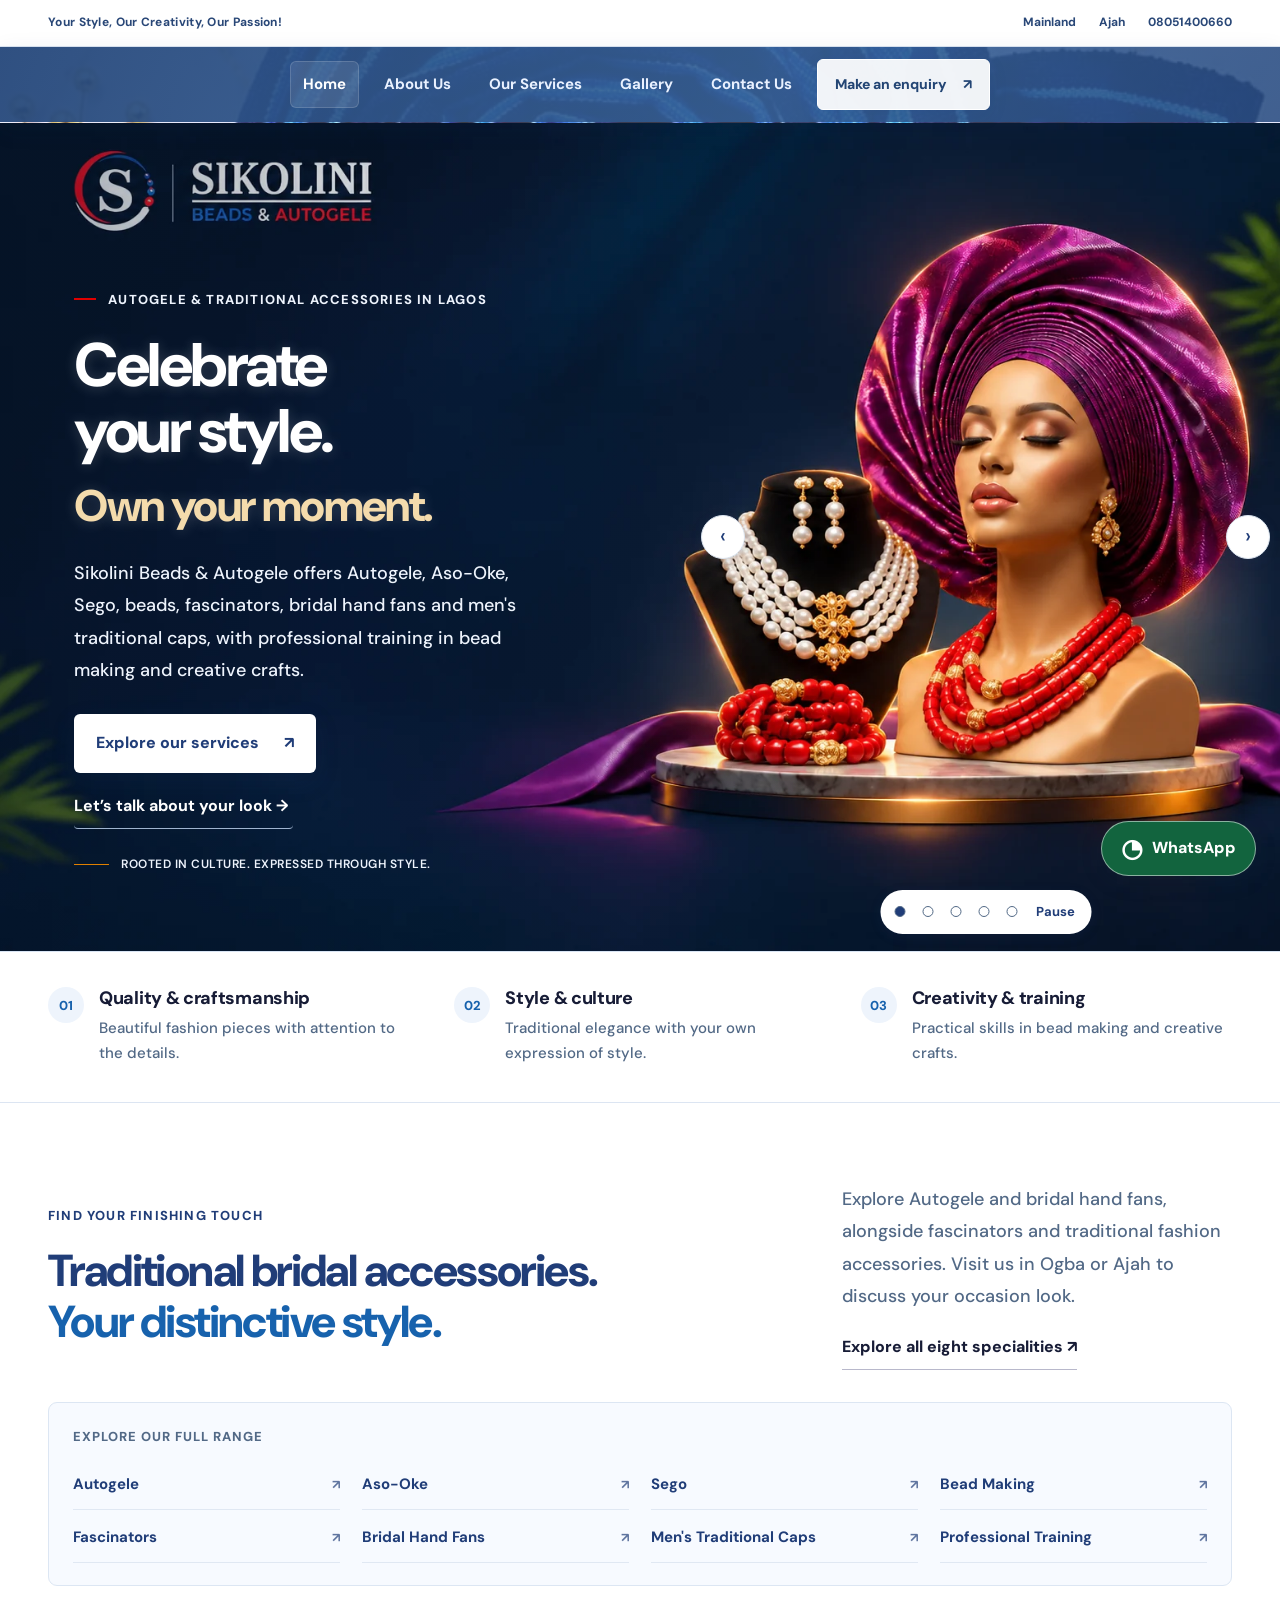
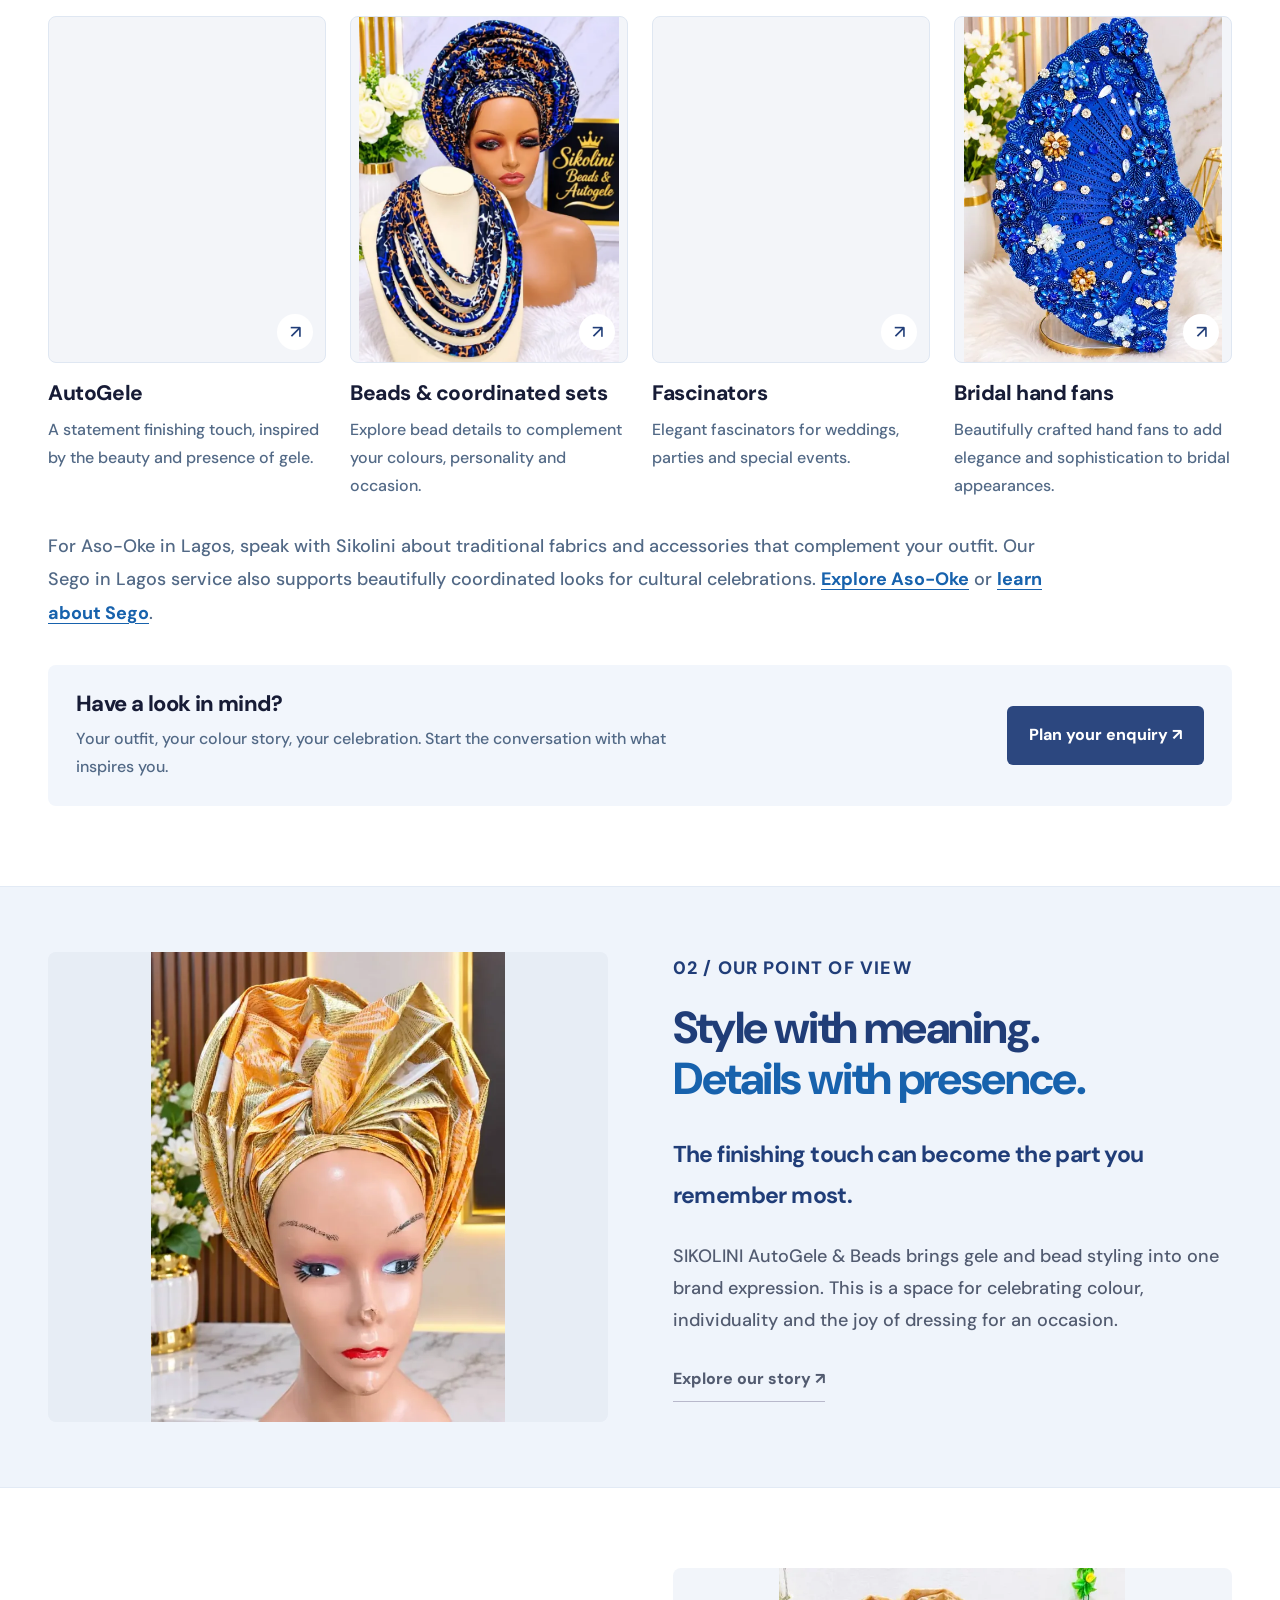
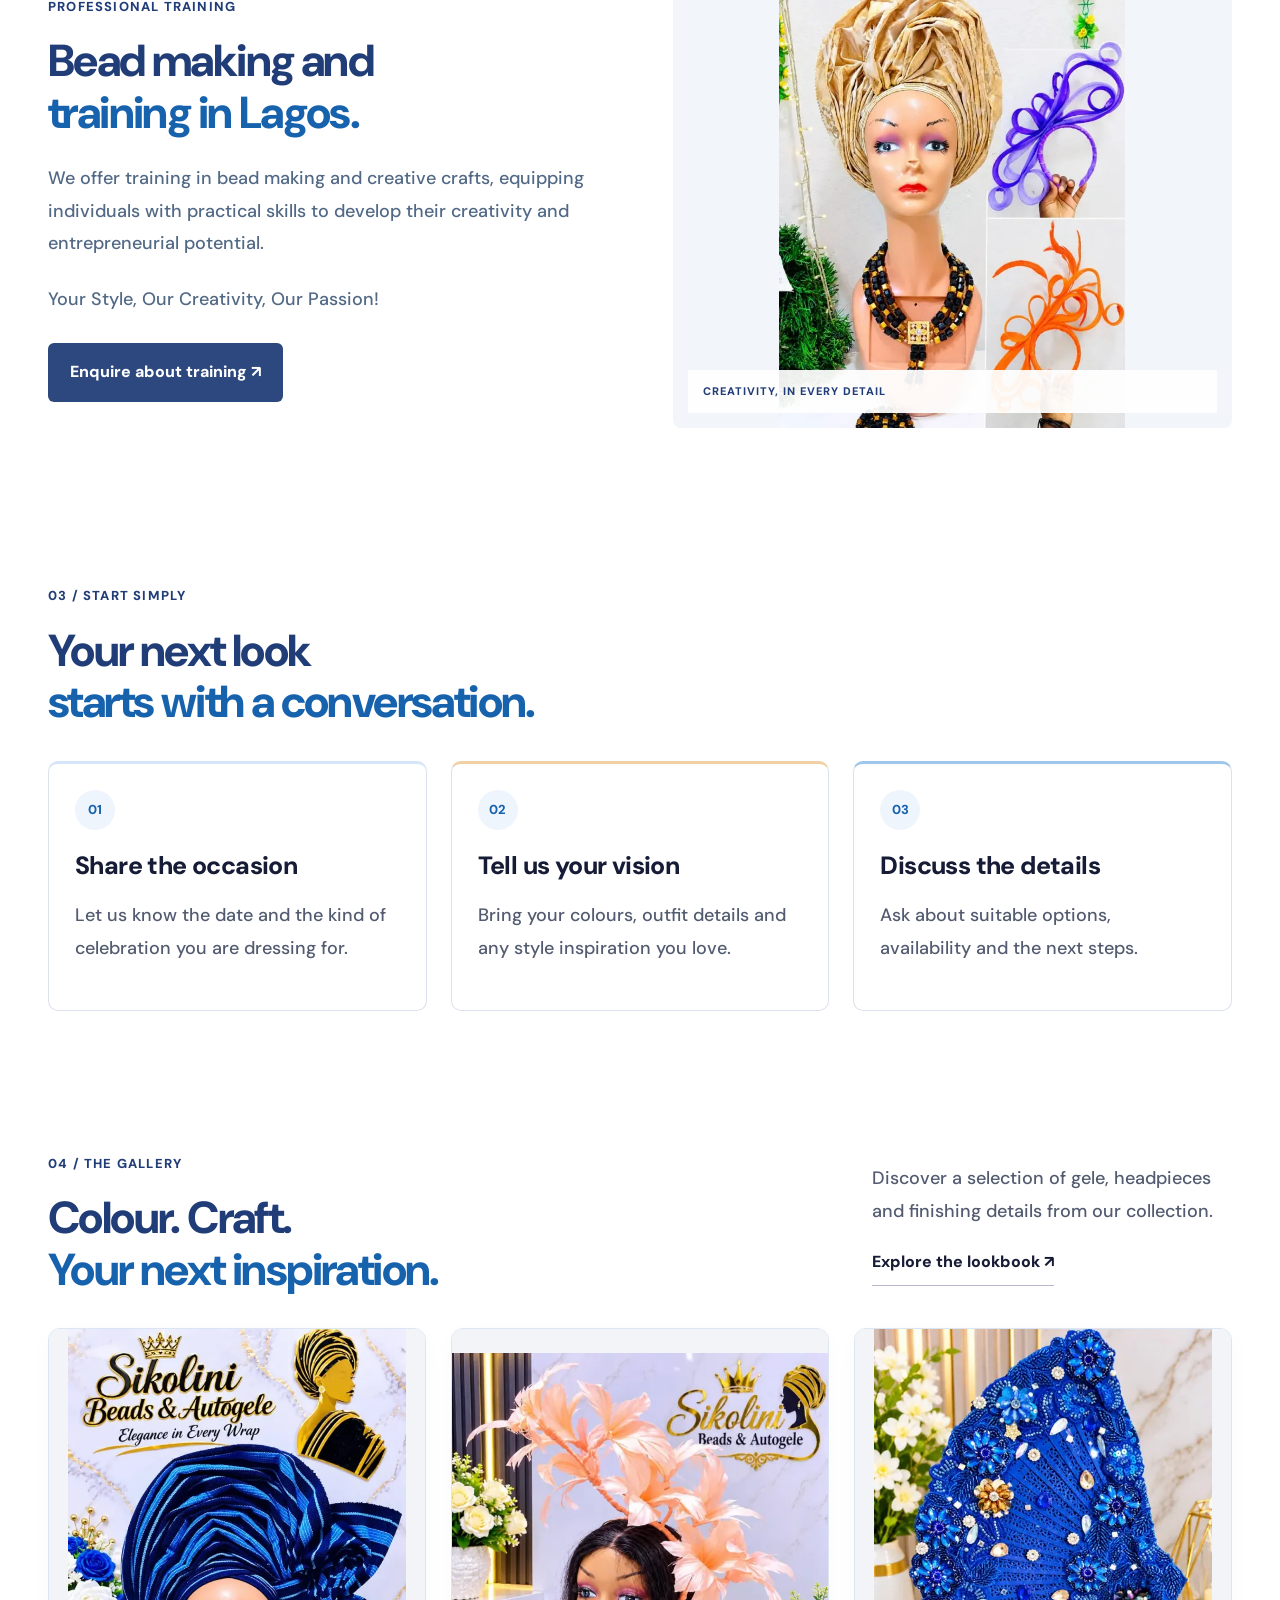
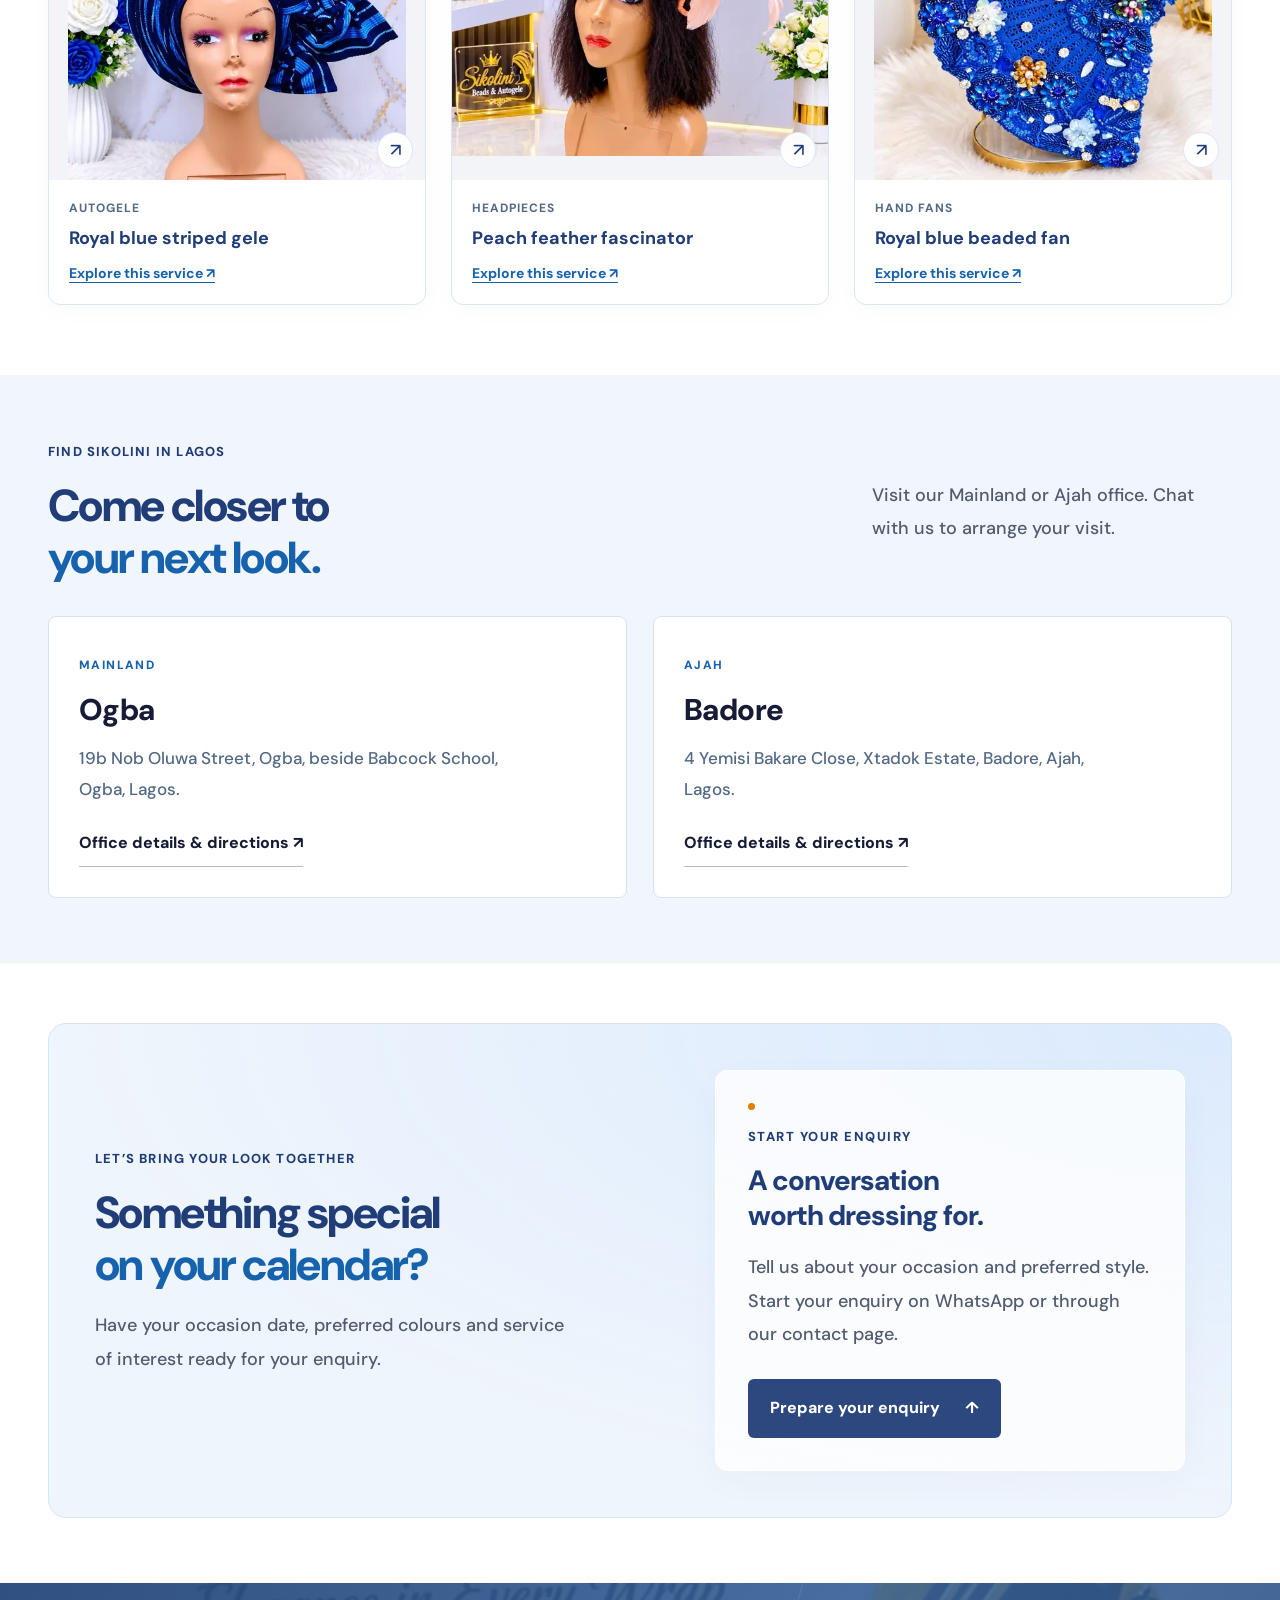
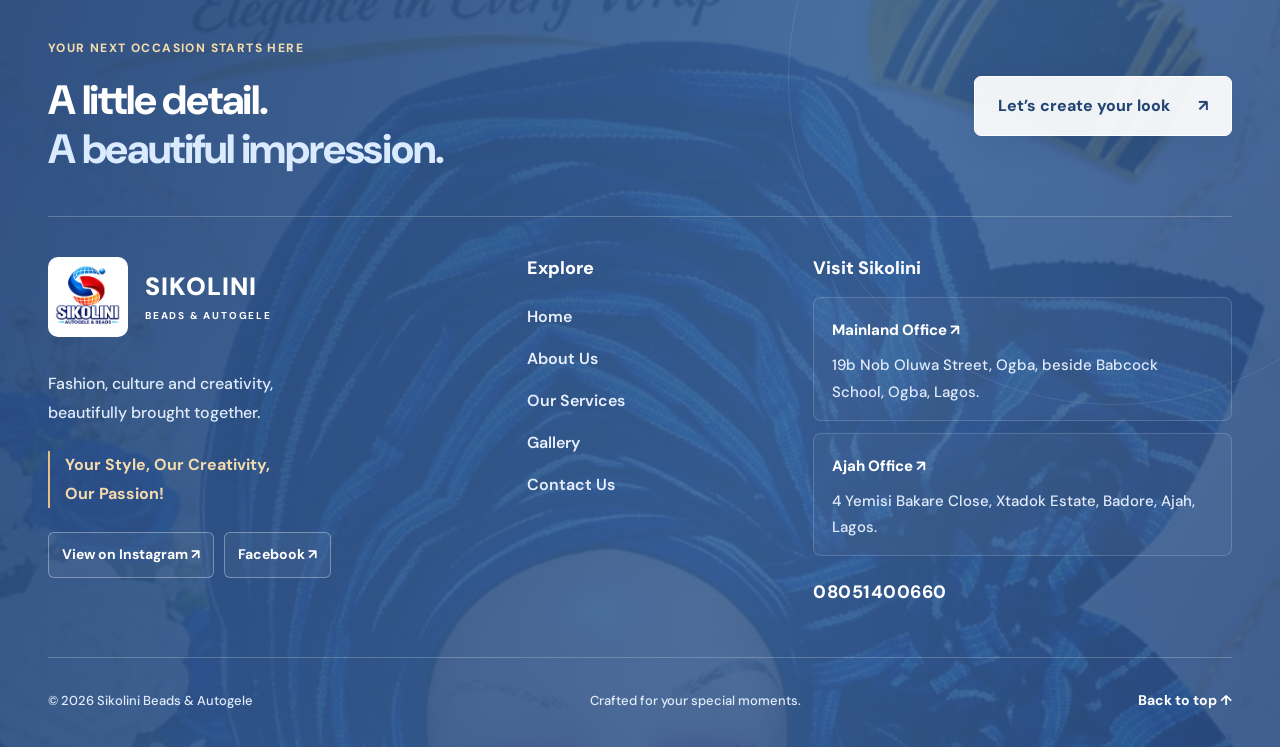
<file: index.html>
<!DOCTYPE html><html lang="en" data-whatsapp="2348051400660"><head>
<meta charset="UTF-8">
<meta name="viewport" content="width=device-width,initial-scale=1">
<title>Autogele, Aso-Oke &amp; Bridal Accessories in Lagos | Sikolini</title>
<meta name="description" content="Explore Sikolini Autogele, Aso-Oke, Sego, beads, fascinators, bridal hand fans and creative training in Lagos. Visit Ogba or Ajah, or enquire on WhatsApp.">
<meta name="theme-color" content="#000060">
<link rel="stylesheet" href="styles.css">
<script src="app.js" defer="">
</script>
<script src="home-slider.js" defer="">
</script>
<meta name="robots" content="index,follow">
<meta property="og:type" content="website">
<meta property="og:title" content="Autogele, Aso-Oke &amp; Bridal Accessories in Lagos | Sikolini">
<meta property="og:description" content="Explore Sikolini Autogele, Aso-Oke, Sego, beads, fascinators, bridal hand fans and creative training in Lagos. Visit Ogba or Ajah, or enquire on WhatsApp.">
<link rel="icon" href="assets/logo-original.png">
<link rel="preconnect" href="https://fonts.googleapis.com">
<link rel="preconnect" href="https://fonts.gstatic.com" crossorigin="">
<link rel="stylesheet" href="refinement.css">
<script type="application/ld+json">{"@context":"https://schema.org","@type":"Organization","name":"Sikolini Beads & Autogele","telephone":"+2348051400660","areaServed":{"@type":"City","name":"Lagos"},"location":[{"@type":"Place","name":"Mainland Office","address":{"@type":"PostalAddress","streetAddress":"19b Nob Oluwa Street, Ogba, beside Babcock School, Ogba, Lagos.","addressLocality":"Lagos","addressCountry":"NG"}},{"@type":"Place","name":"Ajah Office","address":{"@type":"PostalAddress","streetAddress":"4 Yemisi Bakare Close, Xtadok Estate, Badore, Ajah, Lagos.","addressLocality":"Lagos","addressCountry":"NG"}}]}</script>
<link rel="stylesheet" href="site.css">
</head>
<body class="homepage photo-home red-photo-home">
<a class="skip" href="#main">Skip to content</a>
<div class="site-utility">
<div>
<span>Your Style, Our Creativity, Our Passion!</span>
<nav aria-label="Quick contact">
<a href="contact/#mainland-office">Mainland</a>
<a href="contact/#ajah-office">Ajah</a>
<a href="tel:+2348051400660">08051400660</a>
</nav>
</div>
</div>
<header class="header">
<button class="menu-toggle" aria-expanded="false" aria-controls="navigation">Menu <span aria-hidden="true">☰</span>
</button>
<nav id="navigation" aria-label="Main navigation">
<a href="./" aria-current="page" class="active">Home</a>
<a href="about/">About Us</a>
<a href="services/">Our Services</a>
<a href="gallery/">Gallery</a>
<a href="contact/">Contact Us</a>
<a class="nav-cta" href="contact/#enquiry">Make an enquiry <span aria-hidden="true">↗</span>
</a>
</nav>
</header>
<main id="main">
<section id="home" class="hero section-wrap hero-featured-headpieces hero-luxe-banner">
<div class="hero-copy">
<p class="eyebrow">
<span>
</span> AUTOGELE &amp; TRADITIONAL ACCESSORIES IN LAGOS</p>
<h1>Celebrate<br>your style.<br>
<em>Own your moment.</em>
</h1>
<p class="intro">Sikolini Beads &amp; Autogele offers Autogele, Aso-Oke, Sego, beads, fascinators, bridal hand fans and men's traditional caps, with professional training in bead making and creative crafts.</p>
<div class="actions">
<a class="button primary" href="#services">Explore our services <span aria-hidden="true">↗</span>
</a>
<a class="text-link" href="contact/#enquiry">Let’s talk about your look <span aria-hidden="true">→</span>
</a>
</div>
<div class="hero-discover">
<a href="services/">
<span class="discover-dot">
</span>AutoGele <span aria-hidden="true">↗</span>
</a>
<a href="services/">
<span class="discover-dot orange">
</span>Beads <span aria-hidden="true">↗</span>
</a>
</div>
<div class="hero-caption">
<span class="caption-line">
</span> ROOTED IN CULTURE. EXPRESSED THROUGH STYLE.</div>
</div>
<div class="hero-portrait home-slider" role="region" aria-roledescription="carousel" aria-label="Featured Sikolini designs">
<div class="home-slider-frame">
<img src="assets/banners/sikolini-luxe-jewelry-showcase-1560w.webp" srcset="assets/banners/sikolini-luxe-jewelry-showcase-480w.webp 480w, assets/banners/sikolini-luxe-jewelry-showcase-800w.webp 800w, assets/banners/sikolini-luxe-jewelry-showcase-1200w.webp 1200w, assets/banners/sikolini-luxe-jewelry-showcase-1560w.webp 1560w" sizes="100vw" alt="Purple gele, red coral-style beads and pearl jewellery displayed against a deep blue background" width="1560" height="1008" class="hero-feature-image home-slide hero-banner-photo hero-lead-portrait is-current" fetchpriority="high" decoding="async">
<img src="assets/optimized/woman-in-a-yellow-outfit-wearing-a-gold-butterfly-fascinator-1101w.webp" srcset="assets/optimized/woman-in-a-yellow-outfit-wearing-a-gold-butterfly-fascinator-360w.webp 360w, assets/optimized/woman-in-a-yellow-outfit-wearing-a-gold-butterfly-fascinator-640w.webp 640w, assets/optimized/woman-in-a-yellow-outfit-wearing-a-gold-butterfly-fascinator-1101w.webp 1101w" sizes="100vw" alt="Woman in a yellow outfit wearing a gold butterfly fascinator" width="1101" height="1429" class="hero-feature-image home-slide" aria-hidden="true" fetchpriority="low" decoding="async">
<img src="assets/optimized/red-and-white-aso-oke-fascinators-with-beaded-and-crystal-embellishments-1080w.webp" srcset="assets/optimized/red-and-white-aso-oke-fascinators-with-beaded-and-crystal-embellishments-360w.webp 360w, assets/optimized/red-and-white-aso-oke-fascinators-with-beaded-and-crystal-embellishments-640w.webp 640w, assets/optimized/red-and-white-aso-oke-fascinators-with-beaded-and-crystal-embellishments-1080w.webp 1080w" sizes="100vw" alt="Red and white Aso-Oke fascinators with beaded and crystal embellishments" width="1080" height="986" class="hero-feature-image home-slide" aria-hidden="true" fetchpriority="low" decoding="async">
<img src="assets/optimized/royal-blue-striped-gele-809w.webp" srcset="assets/optimized/royal-blue-striped-gele-360w.webp 360w, assets/optimized/royal-blue-striped-gele-640w.webp 640w, assets/optimized/royal-blue-striped-gele-809w.webp 809w" sizes="100vw" alt="Royal blue striped gele" width="809" height="1080" class="hero-feature-image home-slide" aria-hidden="true" fetchpriority="low" decoding="async">
<img src="assets/optimized/gold-butterfly-fascinator-with-feather-details-964w.webp" srcset="assets/optimized/gold-butterfly-fascinator-with-feather-details-360w.webp 360w, assets/optimized/gold-butterfly-fascinator-with-feather-details-640w.webp 640w, assets/optimized/gold-butterfly-fascinator-with-feather-details-964w.webp 964w" sizes="100vw" alt="Gold butterfly fascinator with feather details" width="964" height="1280" class="hero-feature-image home-slide" aria-hidden="true" fetchpriority="low" decoding="async">
</div>
<div class="home-slider-controls" hidden="">
<button class="home-slider-arrow" type="button" data-home-prev="" aria-label="Previous photo">‹</button>
<button class="home-slider-arrow" type="button" data-home-next="" aria-label="Next photo">›</button>
<div class="home-slider-toolbar" role="group" aria-label="Slideshow controls">
<button class="home-slider-dot" type="button" aria-label="Show Sikolini Luxe Jewelry Showcase" aria-current="true">
</button>
<button class="home-slider-dot" type="button" aria-label="Show Woman in a yellow outfit wearing a gold butterfly fascinator">
</button>
<button class="home-slider-dot" type="button" aria-label="Show Red and white Aso-Oke fascinators with beaded and crystal embellishments">
</button>
<button class="home-slider-dot" type="button" aria-label="Show Royal blue striped gele">
</button>
<button class="home-slider-dot" type="button" aria-label="Show Gold butterfly fascinator with feather details">
</button>
<button class="home-slider-toggle" type="button">Pause</button>
</div>
</div>
<span class="home-slider-status" role="status">
</span>
</div>
</section>
<section class="section-wrap brand-values" aria-label="The Sikolini approach">
<article>
<span aria-hidden="true">01</span>
<div>
<h3>Quality &amp; craftsmanship</h3>
<p>Beautiful fashion pieces with attention to the details.</p>
</div>
</article>
<article>
<span aria-hidden="true">02</span>
<div>
<h3>Style &amp; culture</h3>
<p>Traditional elegance with your own expression of style.</p>
</div>
</article>
<article>
<span aria-hidden="true">03</span>
<div>
<h3>Creativity &amp; training</h3>
<p>Practical skills in bead making and creative crafts.</p>
</div>
</article>
</section>
<section id="services" class="section-wrap discovery-section">
<div class="section-heading">
<div>
<p class="eyebrow">FIND YOUR FINISHING TOUCH</p>
<h2>Traditional bridal accessories.<br>
<em>Your distinctive style.</em>
</h2>
</div>
<div class="discovery-description">
<p>Explore Autogele and bridal hand fans, alongside fascinators and traditional fashion accessories. Visit us in Ogba or Ajah to discuss your occasion look.</p>
<a class="text-link" href="services/">Explore all eight specialities ↗</a>
</div>
</div>
<nav class="home-full-range" aria-label="All Sikolini specialities">
<p>Explore our full range</p>
<div>
<a href="services/#autogele">Autogele<span aria-hidden="true">↗</span>
</a>
<a href="services/#aso-oke">Aso-Oke<span aria-hidden="true">↗</span>
</a>
<a href="services/#sego">Sego<span aria-hidden="true">↗</span>
</a>
<a href="services/#bead-making">Bead Making<span aria-hidden="true">↗</span>
</a>
<a href="services/#fascinators">Fascinators<span aria-hidden="true">↗</span>
</a>
<a href="services/#bridal-hand-fans">Bridal Hand Fans<span aria-hidden="true">↗</span>
</a>
<a href="services/#traditional-caps">Men's Traditional Caps<span aria-hidden="true">↗</span>
</a>
<a href="services/#professional-training">Professional Training<span aria-hidden="true">↗</span>
</a>
</div>
</nav>
<div class="category-grid">
<a class="category-tile" href="gallery/?category=AutoGele">
<div>
<img src="assets/optimized/royal-blue-striped-gele-809w.webp" alt="Royal blue striped gele" loading="lazy" decoding="async" srcset="assets/optimized/royal-blue-striped-gele-360w.webp 360w, assets/optimized/royal-blue-striped-gele-640w.webp 640w, assets/optimized/royal-blue-striped-gele-809w.webp 809w" sizes="(max-width: 600px) 88vw, (max-width: 1000px) 45vw, 540px" width="809" height="1080">
<span aria-hidden="true">↗</span>
</div>
<h3>AutoGele</h3>
<p>A statement finishing touch, inspired by the beauty and presence of gele.</p>
</a>
<a class="category-tile" href="gallery/?category=Coordinated%20sets">
<div>
<img src="assets/optimized/blue-print-gele-and-necklace-800w.webp" alt="Blue print gele and necklace" loading="lazy" decoding="async" srcset="assets/optimized/blue-print-gele-and-necklace-360w.webp 360w, assets/optimized/blue-print-gele-and-necklace-640w.webp 640w, assets/optimized/blue-print-gele-and-necklace-800w.webp 800w" sizes="(max-width: 600px) 88vw, (max-width: 1000px) 45vw, 540px" width="800" height="1063">
<span aria-hidden="true">↗</span>
</div>
<h3>Beads &amp; coordinated sets</h3>
<p>Explore bead details to complement your colours, personality and occasion.</p>
</a>
<a class="category-tile" href="gallery/?category=Headpieces">
<div>
<img src="assets/optimized/gold-butterfly-fascinator-with-feather-details-964w.webp" alt="Gold butterfly fascinator with feather details" loading="lazy" decoding="async" srcset="assets/optimized/gold-butterfly-fascinator-with-feather-details-360w.webp 360w, assets/optimized/gold-butterfly-fascinator-with-feather-details-640w.webp 640w, assets/optimized/gold-butterfly-fascinator-with-feather-details-964w.webp 964w" sizes="(max-width: 600px) 88vw, (max-width: 1000px) 45vw, 540px" width="964" height="1280">
<span aria-hidden="true">↗</span>
</div>
<h3>Fascinators</h3>
<p>Elegant fascinators for weddings, parties and special events.</p>
</a>
<a class="category-tile" href="gallery/?category=Hand%20fans">
<div>
<img src="assets/optimized/royal-blue-beaded-fan-480w.webp" alt="Royal blue beaded fan" loading="lazy" decoding="async" srcset="assets/optimized/royal-blue-beaded-fan-360w.webp 360w, assets/optimized/royal-blue-beaded-fan-480w.webp 480w" sizes="(max-width: 600px) 88vw, (max-width: 1000px) 45vw, 540px" width="480" height="640">
<span aria-hidden="true">↗</span>
</div>
<h3>Bridal hand fans</h3>
<p>Beautifully crafted hand fans to add elegance and sophistication to bridal appearances.</p>
</a>
</div>
<p class="local-service-copy">For Aso-Oke in Lagos, speak with Sikolini about traditional fabrics and accessories that complement your outfit. Our Sego in Lagos service also supports beautifully coordinated looks for cultural celebrations. <a href="services/#aso-oke">Explore Aso-Oke</a> or <a href="services/#sego">learn about Sego</a>.</p>
<div class="discovery-prompt">
<div>
<h3>Have a look in mind?</h3>
<p>Your outfit, your colour story, your celebration. Start the conversation with what inspires you.</p>
</div>
<a class="button primary" href="contact/#enquiry">Plan your enquiry ↗</a>
</div>
</section>
<section id="story" class="story">
<div class="section-wrap story-inner">
<figure class="home-story-photo">
<img src="assets/optimized/gold-woven-gele-800w.webp" alt="Gold woven gele" loading="lazy" decoding="async" srcset="assets/optimized/gold-woven-gele-360w.webp 360w, assets/optimized/gold-woven-gele-640w.webp 640w, assets/optimized/gold-woven-gele-800w.webp 800w" sizes="(max-width: 600px) 88vw, (max-width: 1000px) 45vw, 540px" width="800" height="1063">
</figure>
<div>
<p class="eyebrow">02 / OUR POINT OF VIEW</p>
<h2>Style with meaning.<br>
<em>Details with presence.</em>
</h2>
</div>
<div>
<p class="story-lead">The finishing touch can become the part you remember most.</p>
<p>SIKOLINI AutoGele &amp; Beads brings gele and bead styling into one brand expression. This is a space for celebrating colour, individuality and the joy of dressing for an occasion.</p>
<p class="small-note">
<a class="text-link" href="about/">Explore our story ↗</a>
</p>
</div>
</div>
</section>
<section class="section-wrap training-feature">
<div class="training-image">
<img src="assets/optimized/gold-gele-and-accessory-collection-813w.webp" alt="Gold gele and accessory collection" loading="lazy" decoding="async" srcset="assets/optimized/gold-gele-and-accessory-collection-360w.webp 360w, assets/optimized/gold-gele-and-accessory-collection-640w.webp 640w, assets/optimized/gold-gele-and-accessory-collection-813w.webp 813w" sizes="(max-width: 600px) 88vw, (max-width: 1000px) 45vw, 540px" width="813" height="1080">
<span>CREATIVITY, IN EVERY DETAIL</span>
</div>
<div class="training-copy">
<p class="eyebrow">PROFESSIONAL TRAINING</p>
<h2>Bead making and<br>
<em>training in Lagos.</em>
</h2>
<p>We offer training in bead making and creative crafts, equipping individuals with practical skills to develop their creativity and entrepreneurial potential.</p>
<p>Your Style, Our Creativity, Our Passion!</p>
<a class="button primary" href="contact/?service=Professional%20Training#enquiry">Enquire about training ↗</a>
</div>
</section>
<section class="section-wrap process">
<div class="section-heading">
<div>
<p class="eyebrow">03 / START SIMPLY</p>
<h2>Your next look<br>
<em>starts with a conversation.</em>
</h2>
</div>
</div>
<div class="steps">
<article>
<span>01</span>
<h3>Share the occasion</h3>
<p>Let us know the date and the kind of celebration you are dressing for.</p>
</article>
<article>
<span>02</span>
<h3>Tell us your vision</h3>
<p>Bring your colours, outfit details and any style inspiration you love.</p>
</article>
<article>
<span>03</span>
<h3>Discuss the details</h3>
<p>Ask about suitable options, availability and the next steps.</p>
</article>
</div>
</section>
<section id="gallery" class="section-wrap gallery">
<div class="section-heading">
<div>
<p class="eyebrow">04 / THE GALLERY</p>
<h2>Colour. Craft.<br>
<em>Your next inspiration.</em>
</h2>
</div>
<div class="gallery-intro">
<p>Discover a selection of gele, headpieces and finishing details from our collection.</p>
<a class="text-link" href="gallery/">Explore the lookbook <span aria-hidden="true">↗</span>
</a>
</div>
</div>
<div class="collection-grid">
<figure class="collection-card" data-category="AutoGele">
<a class="gallery-open" href="assets/optimized/royal-blue-striped-gele-809w.webp" data-caption="Royal blue striped gele" aria-label="View Royal blue striped gele full size">
<img src="assets/optimized/royal-blue-striped-gele-809w.webp" srcset="assets/optimized/royal-blue-striped-gele-360w.webp 360w, assets/optimized/royal-blue-striped-gele-640w.webp 640w, assets/optimized/royal-blue-striped-gele-809w.webp 809w" sizes="(max-width:700px) 90vw, 540px" alt="Royal blue striped gele" width="809" height="1080" loading="lazy" decoding="async">
<span class="image-expand" aria-hidden="true">↗</span>
</a>
<figcaption>
<span>AutoGele</span>
<strong>Royal blue striped gele</strong>
<a class="gallery-service-link" href="services/#autogele">Explore this service ↗</a>
</figcaption>
</figure>
<figure class="collection-card" data-category="Headpieces">
<a class="gallery-open" href="assets/optimized/peach-feather-fascinator-800w.webp" data-caption="Peach feather fascinator" aria-label="View Peach feather fascinator full size">
<img src="assets/optimized/peach-feather-fascinator-800w.webp" srcset="assets/optimized/peach-feather-fascinator-360w.webp 360w, assets/optimized/peach-feather-fascinator-640w.webp 640w, assets/optimized/peach-feather-fascinator-800w.webp 800w" sizes="(max-width:700px) 90vw, 540px" alt="Peach feather fascinator" width="800" height="859" loading="lazy" decoding="async">
<span class="image-expand" aria-hidden="true">↗</span>
</a>
<figcaption>
<span>Headpieces</span>
<strong>Peach feather fascinator</strong>
<a class="gallery-service-link" href="services/#fascinators">Explore this service ↗</a>
</figcaption>
</figure>
<figure class="collection-card" data-category="Hand fans">
<a class="gallery-open" href="assets/optimized/royal-blue-beaded-fan-480w.webp" data-caption="Royal blue beaded fan" aria-label="View Royal blue beaded fan full size">
<img src="assets/optimized/royal-blue-beaded-fan-480w.webp" srcset="assets/optimized/royal-blue-beaded-fan-360w.webp 360w, assets/optimized/royal-blue-beaded-fan-480w.webp 480w" sizes="(max-width:700px) 90vw, 540px" alt="Royal blue beaded fan" width="480" height="640" loading="lazy" decoding="async">
<span class="image-expand" aria-hidden="true">↗</span>
</a>
<figcaption>
<span>Hand fans</span>
<strong>Royal blue beaded fan</strong>
<a class="gallery-service-link" href="services/#bridal-hand-fans">Explore this service ↗</a>
</figcaption>
</figure>
</div>
</section>
<section class="home-office-section">
<div class="section-wrap">
<div class="section-heading">
<div>
<p class="eyebrow">FIND SIKOLINI IN LAGOS</p>
<h2>Come closer to<br>
<em>your next look.</em>
</h2>
</div>
<p>Visit our Mainland or Ajah office. Chat with us to arrange your visit.</p>
</div>
<div class="home-office-grid">
<article>
<span>MAINLAND</span>
<h3>Ogba</h3>
<address>19b Nob Oluwa Street, Ogba, beside Babcock School, Ogba, Lagos.</address>
<a class="text-link" href="contact/#mainland-office">Office details &amp; directions ↗</a>
</article>
<article>
<span>AJAH</span>
<h3>Badore</h3>
<address>4 Yemisi Bakare Close, Xtadok Estate, Badore, Ajah, Lagos.</address>
<a class="text-link" href="contact/#ajah-office">Office details &amp; directions ↗</a>
</article>
</div>
</div>
</section>
<section id="enquire" class="section-wrap enquiry">
<div>
<p class="eyebrow">LET’S BRING YOUR LOOK TOGETHER</p>
<h2>Something special<br>
<em>on your calendar?</em>
</h2>
<p>Have your occasion date, preferred colours and service of interest ready for your enquiry.</p>
</div>
<div class="enquiry-card">
<span class="status-dot">
</span>
<p class="eyebrow">START YOUR ENQUIRY</p>
<h3>A conversation<br>worth dressing for.</h3>
<p>Tell us about your occasion and preferred style. Start your enquiry on WhatsApp or through our contact page.</p>
<a class="button primary" href="contact/#enquiry">Prepare your enquiry <span aria-hidden="true">↑</span>
</a>
</div>
</section>
</main>
<footer class="site-footer">
<div class="section-wrap">
<div class="footer-invitation">
<div>
<p class="footer-kicker">YOUR NEXT OCCASION STARTS HERE</p>
<h2>A little detail.<br>
<span>A beautiful impression.</span>
</h2>
</div>
<a class="footer-chat" href="https://wa.me/2348051400660" target="_blank" rel="noopener noreferrer">Let’s create your look <span aria-hidden="true">↗</span>
</a>
</div>
<div class="footer-columns">
<div class="footer-brand">
<a class="footer-brand-lockup" href="./" aria-label="Sikolini home">
<img src="assets/logo-original.png" alt="Sikolini AutoGele and Beads logo" width="1280" height="1280" loading="lazy">
<span>SIKOLINI<small>BEADS &amp; AUTOGELE</small>
</span>
</a>
<p>Fashion, culture and creativity,<br>beautifully brought together.</p>
<p class="footer-signature">Your Style, Our Creativity,<br>Our Passion!</p>
<nav class="footer-social" aria-label="Social media">
<a href="https://www.instagram.com/p/DfNNniru7Vc/" target="_blank" rel="noopener noreferrer">View on Instagram ↗</a>
<a href="https://web.facebook.com/profile.php?id=100057562834671" target="_blank" rel="noopener noreferrer">Facebook ↗</a>
</nav>
</div>
<nav class="footer-explore" aria-label="Footer navigation">
<h3>Explore</h3>
<a href="./">Home</a>
<a href="about/">About Us</a>
<a href="services/">Our Services</a>
<a href="gallery/">Gallery</a>
<a href="contact/">Contact Us</a>
</nav>
<div class="footer-visit">
<h3>Visit Sikolini</h3>
<div>
<a class="footer-office-label" href="contact/#mainland-office">Mainland Office ↗</a>
<address>19b Nob Oluwa Street, Ogba, beside Babcock School, Ogba, Lagos.</address>
</div>
<div>
<a class="footer-office-label" href="contact/#ajah-office">Ajah Office ↗</a>
<address>4 Yemisi Bakare Close, Xtadok Estate, Badore, Ajah, Lagos.</address>
</div>
<a class="footer-phone" href="tel:+2348051400660">08051400660</a>
</div>
</div>
<div class="footer-legal">
<span>© <span id="year">2026</span> Sikolini Beads &amp; Autogele</span>
<span>Crafted for your special moments.</span>
<a href="#main">Back to top ↑</a>
</div>
</div>
</footer>

<a class="whatsapp-float" href="https://wa.me/2348051400660" target="_blank" rel="noopener noreferrer" aria-label="Chat with Sikolini on WhatsApp">
<span aria-hidden="true">◔</span> WhatsApp</a>













</body></html>
</file>
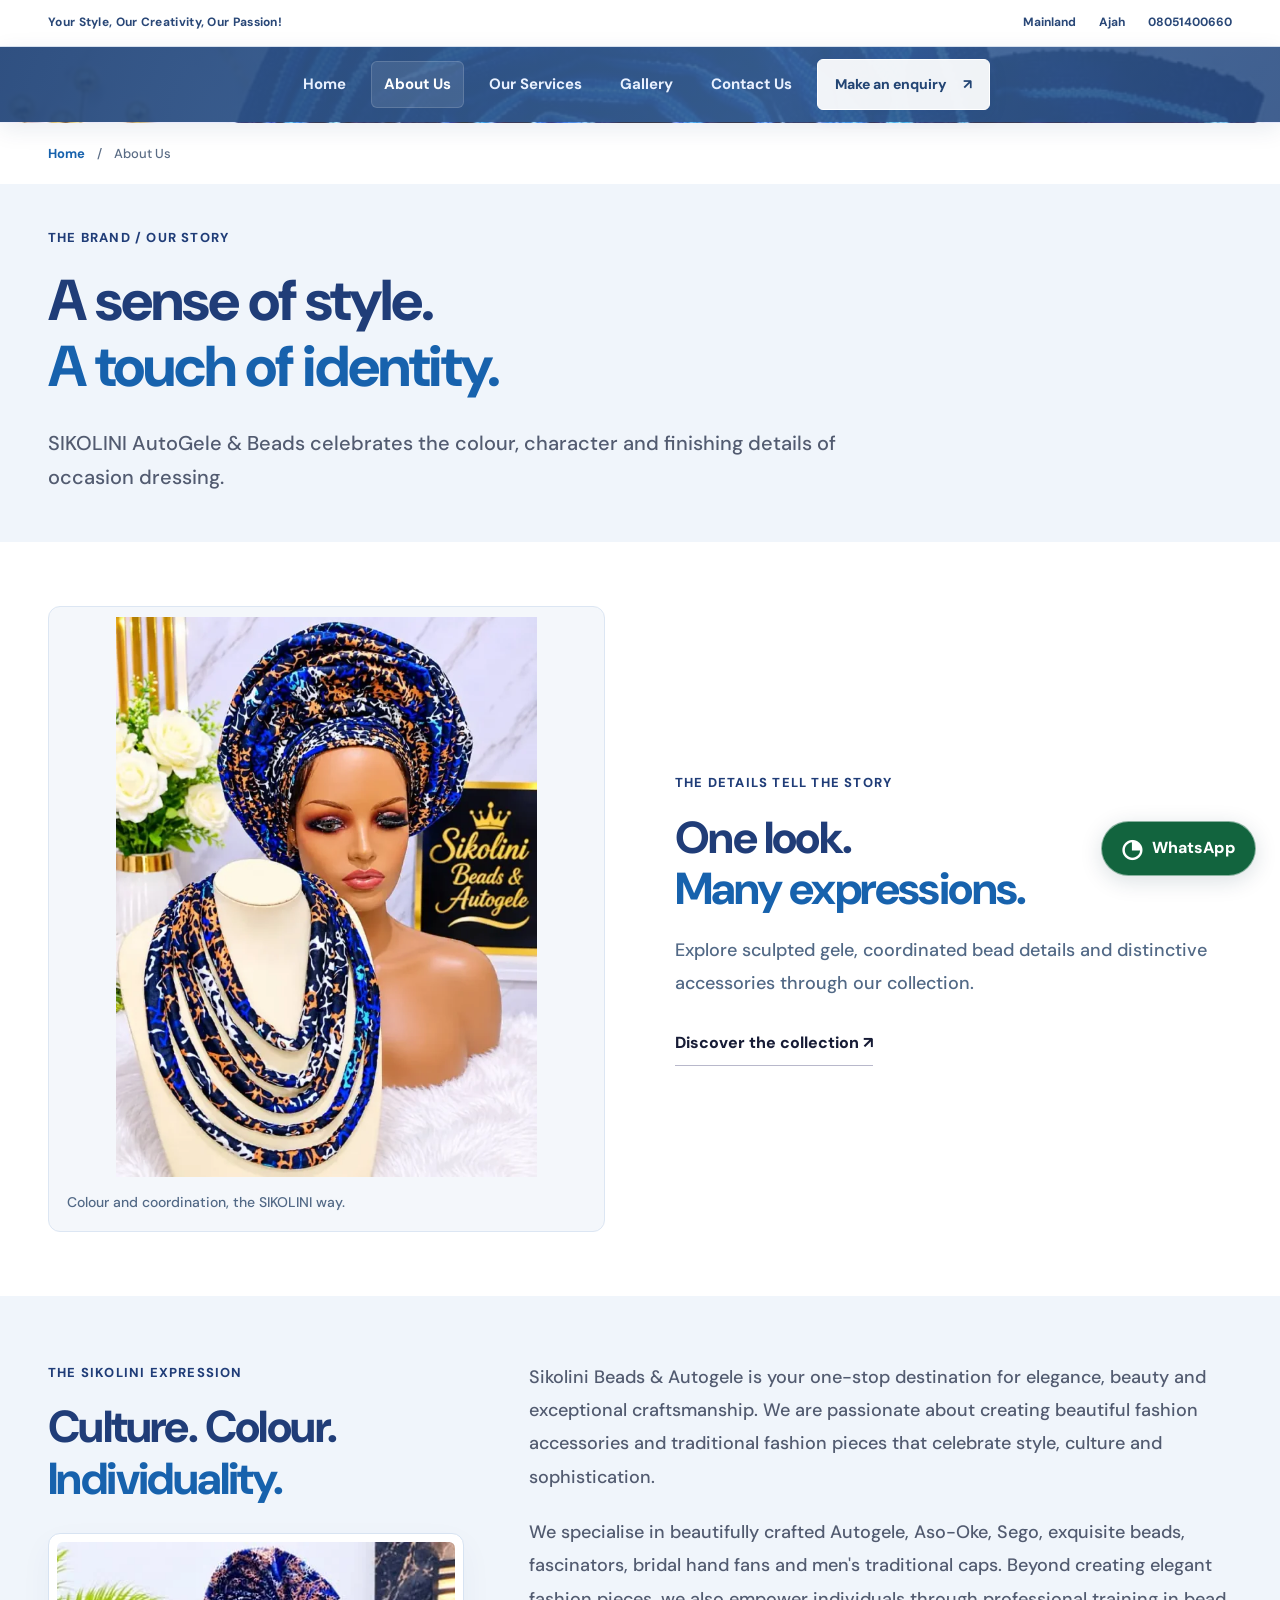
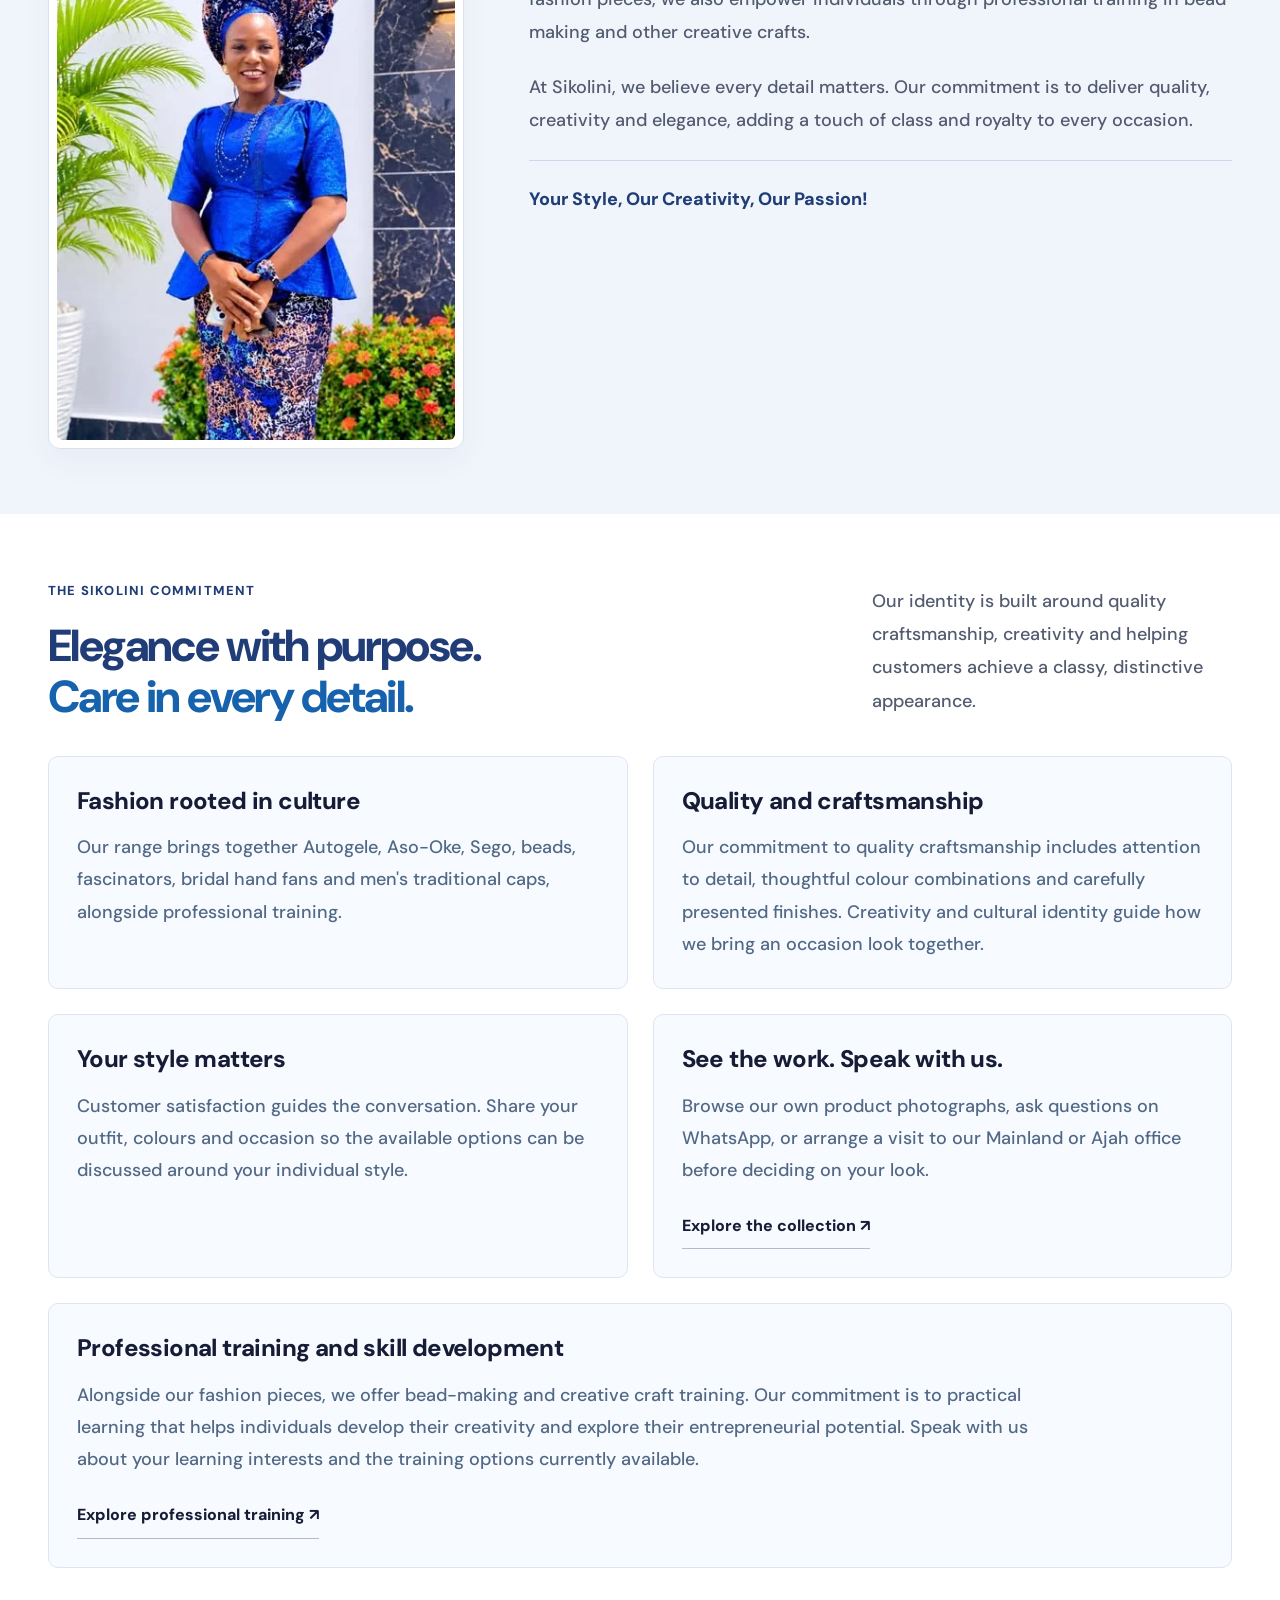
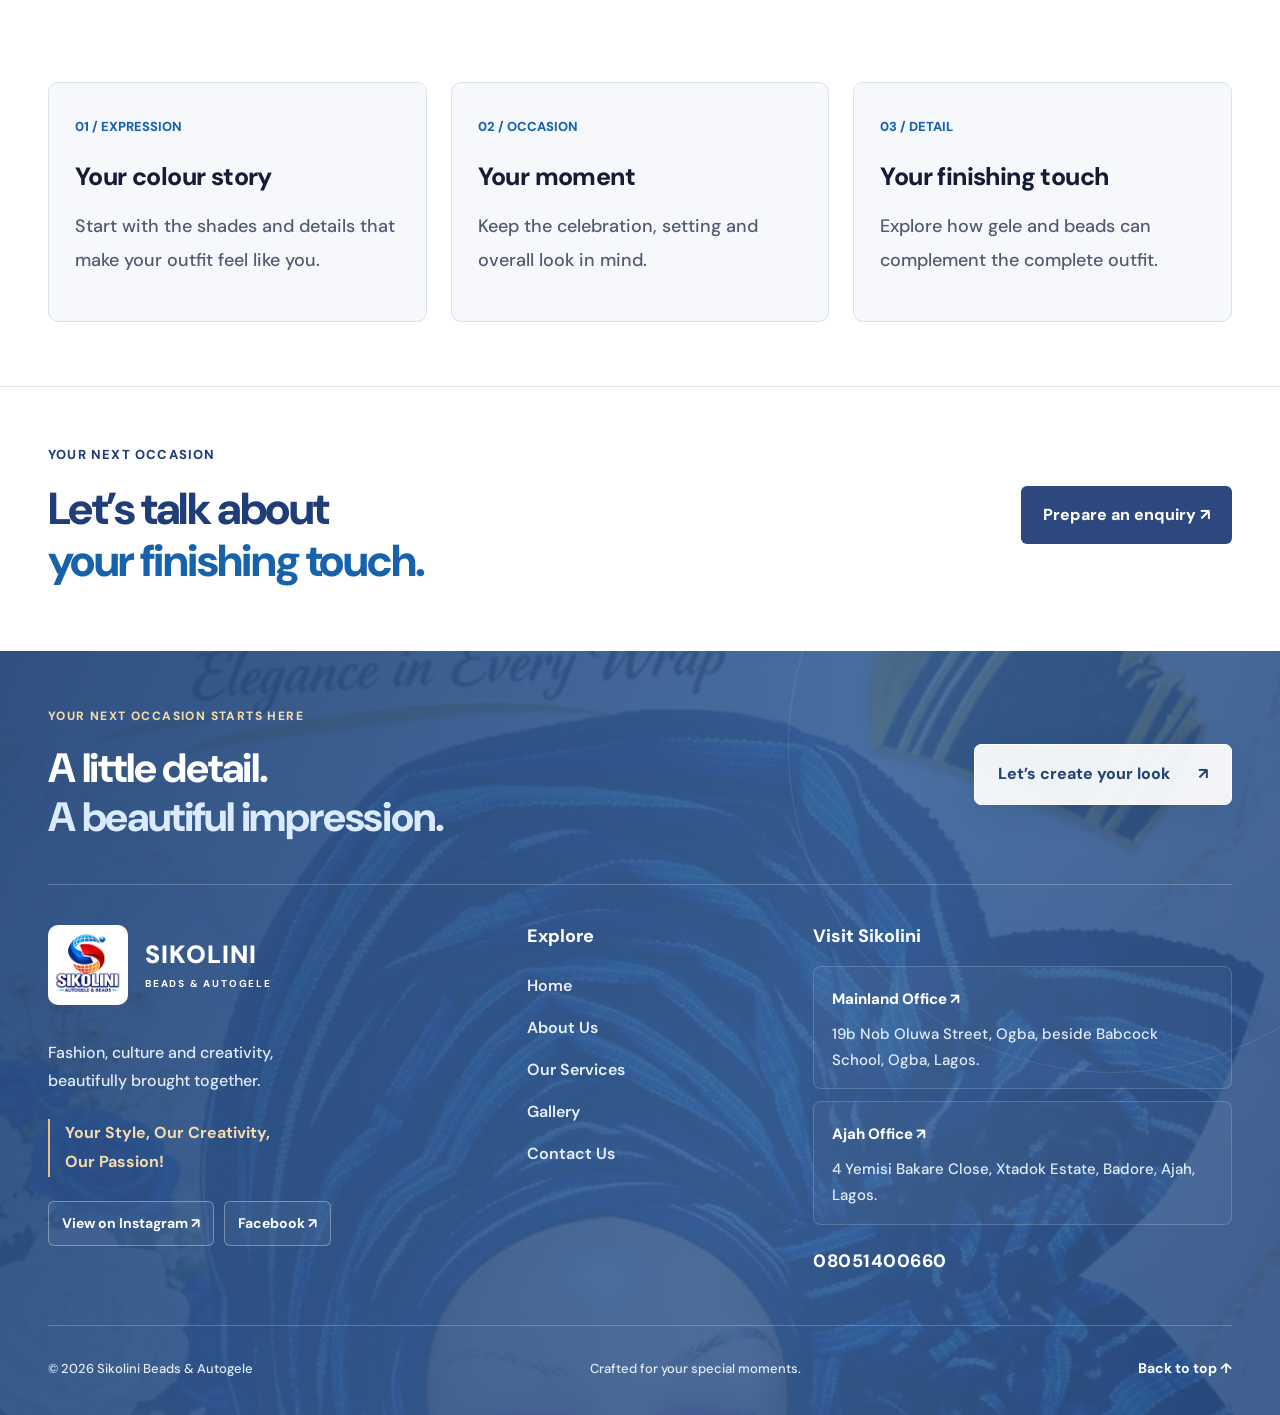
<file: about/index.html>
<!DOCTYPE html><html lang="en" data-whatsapp="2348051400660"><head>
<meta charset="UTF-8">
<meta name="viewport" content="width=device-width,initial-scale=1">
<title>About Sikolini | Traditional Fashion &amp; Accessories in Lagos</title>
<meta name="description" content="Meet Sikolini Beads &amp; Autogele: elegance, creativity, traditional fashion accessories and a commitment to quality craftsmanship in Ogba and Ajah, Lagos.">
<meta name="theme-color" content="#000060">
<link rel="stylesheet" href="../styles.css">
<script src="../app.js" defer="">
</script>
<meta name="robots" content="index,follow">
<meta property="og:type" content="website">
<meta property="og:title" content="About Sikolini | Traditional Fashion &amp; Accessories in Lagos">
<meta property="og:description" content="Meet Sikolini Beads &amp; Autogele: elegance, creativity, traditional fashion accessories and a commitment to quality craftsmanship in Ogba and Ajah, Lagos.">
<link rel="icon" href="../assets/logo-original.png">
<link rel="preconnect" href="https://fonts.googleapis.com">
<link rel="preconnect" href="https://fonts.gstatic.com" crossorigin="">
<link rel="stylesheet" href="../refinement.css">
<link rel="stylesheet" href="../site.css">
</head>
<body>
<a class="skip" href="#main">Skip to content</a>
<div class="site-utility">
<div>
<span>Your Style, Our Creativity, Our Passion!</span>
<nav aria-label="Quick contact">
<a href="../contact/#mainland-office">Mainland</a>
<a href="../contact/#ajah-office">Ajah</a>
<a href="tel:+2348051400660">08051400660</a>
</nav>
</div>
</div>
<header class="header">
<button class="menu-toggle" aria-expanded="false" aria-controls="navigation">Menu <span aria-hidden="true">☰</span>
</button>
<nav id="navigation" aria-label="Main navigation">
<a href="../">Home</a>
<a href="./" aria-current="page" class="active">About Us</a>
<a href="../services/">Our Services</a>
<a href="../gallery/">Gallery</a>
<a href="../contact/">Contact Us</a>
<a class="nav-cta" href="../contact/#enquiry">Make an enquiry <span aria-hidden="true">↗</span>
</a>
</nav>
</header>
<main id="main">
<nav class="section-wrap breadcrumbs" aria-label="Breadcrumb">
<a href="../">Home</a>
<span aria-hidden="true">/</span>
<span aria-current="page">About Us</span>
</nav>
<section class="section-wrap page-hero">
<p class="eyebrow">THE BRAND / OUR STORY</p>
<h1>A sense of style.<br>
<em>A touch of identity.</em>
</h1>
<p class="intro">SIKOLINI AutoGele &amp; Beads celebrates the colour, character and finishing details of occasion dressing.</p>
</section>
<section class="section-wrap brand-photo-story">
<figure>
<img src="../assets/optimized/blue-print-gele-and-necklace-800w.webp" alt="Blue print gele and necklace" loading="lazy" decoding="async" srcset="../assets/optimized/blue-print-gele-and-necklace-360w.webp 360w, ../assets/optimized/blue-print-gele-and-necklace-640w.webp 640w, ../assets/optimized/blue-print-gele-and-necklace-800w.webp 800w" sizes="(max-width: 600px) 88vw, (max-width: 1000px) 45vw, 540px" width="800" height="1063">
<figcaption>Colour and coordination, the SIKOLINI way.</figcaption>
</figure>
<div>
<p class="eyebrow">THE DETAILS TELL THE STORY</p>
<h2>One look.<br>
<em>Many expressions.</em>
</h2>
<p>Explore sculpted gele, coordinated bead details and distinctive accessories through our collection.</p>
<a class="text-link" href="../gallery/">Discover the collection ↗</a>
</div>
</section>
<section class="story about-story" id="culture">
<div class="section-wrap story-inner">
<div>
<p class="eyebrow">THE SIKOLINI EXPRESSION</p>
<h2>Culture. Colour.<br>
<em>Individuality.</em>
</h2>
<figure class="about-culture-portrait">
<img src="../assets/about/blue-traditional-outfit-and-gele-526w.webp" srcset="../assets/about/blue-traditional-outfit-and-gele-320w.webp 320w, ../assets/about/blue-traditional-outfit-and-gele-526w.webp 526w" sizes="(max-width:700px) calc(100vw - 48px), 420px" width="526" height="526" alt="Blue traditional outfit with a patterned gele, worn outdoors" loading="lazy" decoding="async">
</figure>
</div>
<div>
<p>Sikolini Beads &amp; Autogele is your one-stop destination for elegance, beauty and exceptional craftsmanship. We are passionate about creating beautiful fashion accessories and traditional fashion pieces that celebrate style, culture and sophistication.</p>
<p>We specialise in beautifully crafted Autogele, Aso-Oke, Sego, exquisite beads, fascinators, bridal hand fans and men's traditional caps. Beyond creating elegant fashion pieces, we also empower individuals through professional training in bead making and other creative crafts.</p>
<p>At Sikolini, we believe every detail matters. Our commitment is to deliver quality, creativity and elegance, adding a touch of class and royalty to every occasion.</p>
<p class="brand-tagline">
<strong>Your Style, Our Creativity, Our Passion!</strong>
</p>
</div>
</div>
</section>
<section class="section-wrap credibility-section">
<div class="section-heading">
<div>
<p class="eyebrow">THE SIKOLINI COMMITMENT</p>
<h2>Elegance with purpose.<br>
<em>Care in every detail.</em>
</h2>
</div>
<p>Our identity is built around quality craftsmanship, creativity and helping customers achieve a classy, distinctive appearance.</p>
</div>
<div class="credibility-grid">
<article>
<h3>Fashion rooted in culture</h3>
<p>Our range brings together Autogele, Aso-Oke, Sego, beads, fascinators, bridal hand fans and men's traditional caps, alongside professional training.</p>
</article>
<article>
<h3>Quality and craftsmanship</h3>
<p>Our commitment to quality craftsmanship includes attention to detail, thoughtful colour combinations and carefully presented finishes. Creativity and cultural identity guide how we bring an occasion look together.</p>
</article>
<article>
<h3>Your style matters</h3>
<p>Customer satisfaction guides the conversation. Share your outfit, colours and occasion so the available options can be discussed around your individual style.</p>
</article>
<article>
<h3>See the work. Speak with us.</h3>
<p>Browse our own product photographs, ask questions on WhatsApp, or arrange a visit to our Mainland or Ajah office before deciding on your look.</p>
<a class="text-link" href="../gallery/">Explore the collection ↗</a>
</article>
<article class="credibility-training">
<h3>Professional training and skill development</h3>
<p>Alongside our fashion pieces, we offer bead-making and creative craft training. Our commitment is to practical learning that helps individuals develop their creativity and explore their entrepreneurial potential. Speak with us about your learning interests and the training options currently available.</p>
<a class="text-link" href="../services/#professional-training">Explore professional training ↗</a>
</article>
</div>
</section>
<section class="section-wrap content-section">
<div class="steps">
<article>
<span>01 / EXPRESSION</span>
<h3>Your colour story</h3>
<p>Start with the shades and details that make your outfit feel like you.</p>
</article>
<article>
<span>02 / OCCASION</span>
<h3>Your moment</h3>
<p>Keep the celebration, setting and overall look in mind.</p>
</article>
<article>
<span>03 / DETAIL</span>
<h3>Your finishing touch</h3>
<p>Explore how gele and beads can complement the complete outfit.</p>
</article>
</div>
</section>
<section class="section-wrap page-cta">
<div>
<p class="eyebrow">YOUR NEXT OCCASION</p>
<h2>Let’s talk about<br>
<em>your finishing touch.</em>
</h2>
</div>
<a class="button primary" href="../contact/#enquiry">Prepare an enquiry ↗</a>
</section>
</main>
<footer class="site-footer">
<div class="section-wrap">
<div class="footer-invitation">
<div>
<p class="footer-kicker">YOUR NEXT OCCASION STARTS HERE</p>
<h2>A little detail.<br>
<span>A beautiful impression.</span>
</h2>
</div>
<a class="footer-chat" href="https://wa.me/2348051400660" target="_blank" rel="noopener noreferrer">Let’s create your look <span aria-hidden="true">↗</span>
</a>
</div>
<div class="footer-columns">
<div class="footer-brand">
<a class="footer-brand-lockup" href="../" aria-label="Sikolini home">
<img src="../assets/logo-original.png" alt="Sikolini AutoGele and Beads logo" width="1280" height="1280" loading="lazy">
<span>SIKOLINI<small>BEADS &amp; AUTOGELE</small>
</span>
</a>
<p>Fashion, culture and creativity,<br>beautifully brought together.</p>
<p class="footer-signature">Your Style, Our Creativity,<br>Our Passion!</p>
<nav class="footer-social" aria-label="Social media">
<a href="https://www.instagram.com/p/DfNNniru7Vc/" target="_blank" rel="noopener noreferrer">View on Instagram ↗</a>
<a href="https://web.facebook.com/profile.php?id=100057562834671" target="_blank" rel="noopener noreferrer">Facebook ↗</a>
</nav>
</div>
<nav class="footer-explore" aria-label="Footer navigation">
<h3>Explore</h3>
<a href="../">Home</a>
<a href="./">About Us</a>
<a href="../services/">Our Services</a>
<a href="../gallery/">Gallery</a>
<a href="../contact/">Contact Us</a>
</nav>
<div class="footer-visit">
<h3>Visit Sikolini</h3>
<div>
<a class="footer-office-label" href="../contact/#mainland-office">Mainland Office ↗</a>
<address>19b Nob Oluwa Street, Ogba, beside Babcock School, Ogba, Lagos.</address>
</div>
<div>
<a class="footer-office-label" href="../contact/#ajah-office">Ajah Office ↗</a>
<address>4 Yemisi Bakare Close, Xtadok Estate, Badore, Ajah, Lagos.</address>
</div>
<a class="footer-phone" href="tel:+2348051400660">08051400660</a>
</div>
</div>
<div class="footer-legal">
<span>© <span id="year">2026</span> Sikolini Beads &amp; Autogele</span>
<span>Crafted for your special moments.</span>
<a href="#main">Back to top ↑</a>
</div>
</div>
</footer>
<a class="whatsapp-float" href="https://wa.me/2348051400660" target="_blank" rel="noopener noreferrer" aria-label="Chat with Sikolini on WhatsApp">
<span aria-hidden="true">◔</span> WhatsApp</a>


</body></html>
</file>
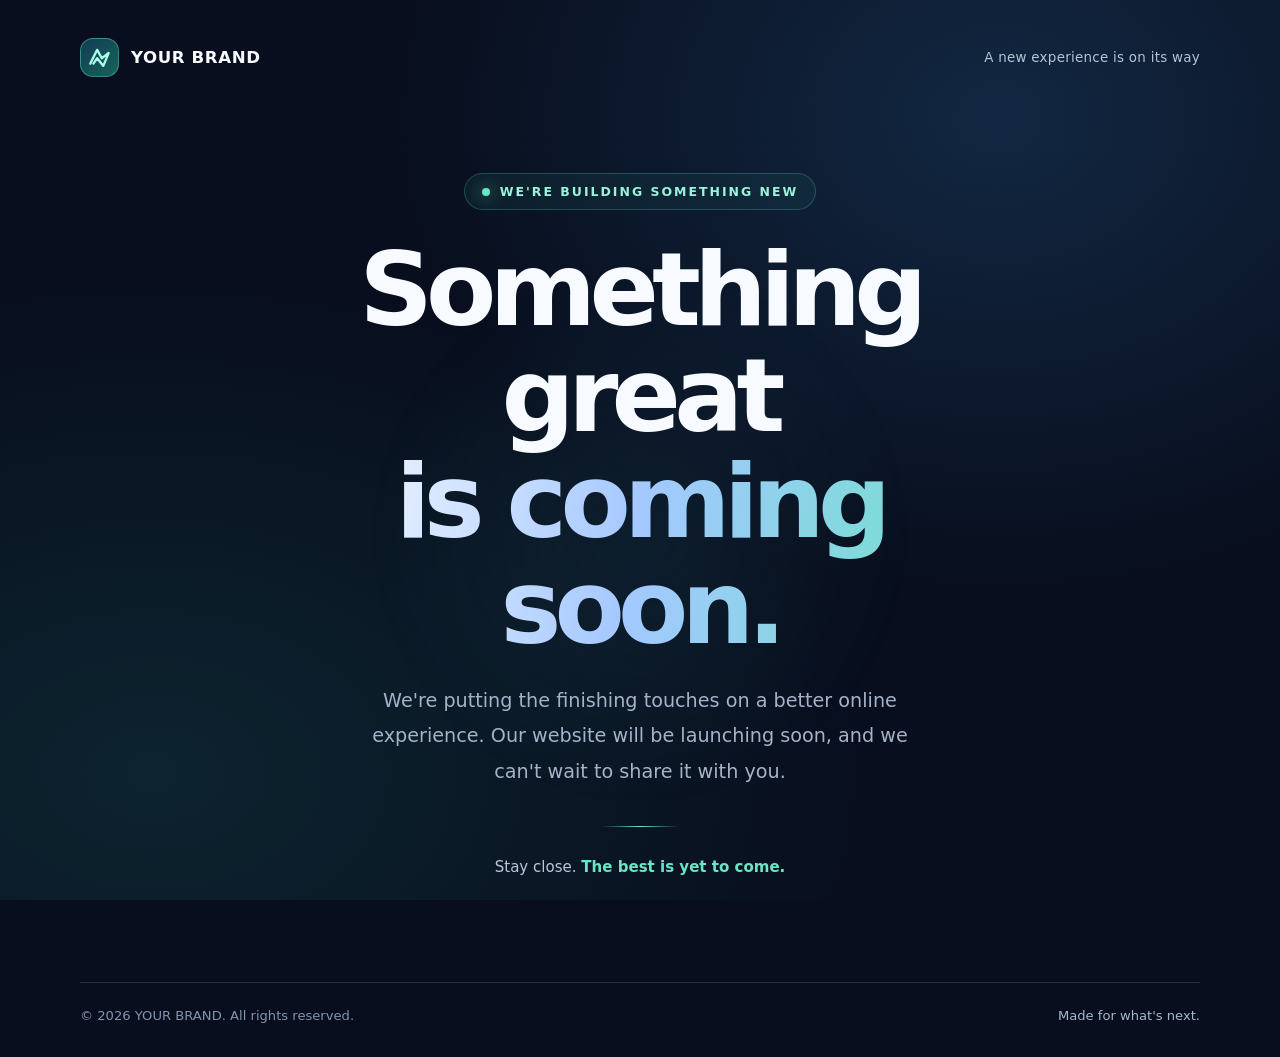
<file: coming-soon-website/index.html>
<!doctype html>
<html lang="en">
<head>
  <meta charset="utf-8">
  <meta name="viewport" content="width=device-width, initial-scale=1">
  <meta name="theme-color" content="#080e1d">
  <meta name="description" content="Something exciting is on the way. Our website is launching soon.">
  <title>Coming Soon | Your Brand</title>
  <link rel="icon" href="data:image/svg+xml,%3Csvg xmlns='http://www.w3.org/2000/svg' viewBox='0 0 64 64'%3E%3Crect width='64' height='64' rx='17' fill='%230b1530'/%3E%3Cpath d='M16 43 29 17l7 13 12-9-9 26-9-13z' fill='%236be4c5'/%3E%3C/svg%3E">
  <style>
    :root{color-scheme:dark;--bg:#080e1d;--text:#f7faff;--muted:#a5b2c8;--mint:#6be4c5;--line:rgba(194,210,240,.17)}
    *{box-sizing:border-box}
    html{min-height:100%;scroll-behavior:smooth}
    body{margin:0;min-height:100vh;min-height:100svh;overflow-x:hidden;background:var(--bg);color:var(--text);font-family:Inter,ui-sans-serif,system-ui,-apple-system,BlinkMacSystemFont,"Segoe UI",sans-serif}
    body::before{content:"";position:fixed;inset:0;z-index:-2;background:radial-gradient(ellipse at 78% 13%,rgba(43,105,161,.28),transparent 43%),radial-gradient(ellipse at 12% 86%,rgba(34,134,131,.18),transparent 45%),#080e1d}
    body::after{content:"";position:fixed;inset:0;z-index:-1;opacity:.17;background-image:linear-gradient(rgba(255,255,255,.055) 1px,transparent 1px),linear-gradient(90deg,rgba(255,255,255,.055) 1px,transparent 1px);background-size:48px 48px;mask-image:linear-gradient(to bottom,black,transparent 94%);pointer-events:none}
    .layout{width:min(1120px,calc(100% - 48px));min-height:100svh;margin:0 auto;display:flex;flex-direction:column}
    header,footer{display:flex;align-items:center;justify-content:space-between;gap:20px}
    header{padding:38px 0}
    .brand{display:inline-flex;align-items:center;gap:12px;text-decoration:none;color:var(--text);font-weight:800;font-size:1.04rem;letter-spacing:.035em}
    .brand-mark{width:39px;height:39px;display:grid;place-items:center;border-radius:13px;background:linear-gradient(135deg,#123c54,#17635b);border:1px solid rgba(107,228,197,.4)}
    .brand-mark svg{width:23px;height:23px}
    .top-note{color:#b2c5d5;font-size:.84rem;letter-spacing:.02em}
    main{flex:1;display:flex;align-items:center;justify-content:center;padding:58px 0 86px;position:relative}
    .hero{max-width:790px;text-align:center;position:relative;z-index:1}
    .eyebrow{display:inline-flex;align-items:center;gap:10px;padding:10px 17px;border:1px solid rgba(107,228,197,.23);border-radius:100px;background:rgba(35,111,102,.15);color:#9bf3db;font-size:.78rem;font-weight:750;letter-spacing:.16em;text-transform:uppercase}
    .dot{width:8px;height:8px;border-radius:50%;background:var(--mint);box-shadow:0 0 17px rgba(107,228,197,.9)}
    h1{margin:27px 0 22px;font-size:clamp(3.2rem,8vw,6.6rem);line-height:1.035;letter-spacing:-.067em;font-weight:850;text-wrap:balance}
    h1 span{display:block;background:linear-gradient(100deg,#fff 5%,#a4c8ff 49%,#6be4c5 95%);-webkit-background-clip:text;background-clip:text;color:transparent}
    .description{margin:0 auto;max-width:560px;color:var(--muted);font-size:clamp(1rem,2.3vw,1.2rem);line-height:1.85}
    .separator{width:78px;height:1px;background:linear-gradient(90deg,transparent,var(--mint),transparent);margin:37px auto 28px}
    .subtext{color:#bac6d9;font-size:.94rem;line-height:1.7}
    .accent{color:var(--mint);font-weight:650}
    .glow{position:absolute;width:min(560px,90vw);aspect-ratio:1;border-radius:50%;background:radial-gradient(circle,rgba(41,109,130,.14),transparent 67%);filter:blur(12px);pointer-events:none}
    footer{padding:25px 0 34px;border-top:1px solid var(--line);color:#8394ae;font-size:.82rem}
    footer .right{color:#a2b9cc}
    @media(max-width:600px){.layout{width:calc(100% - 36px)}header{padding:24px 0}.top-note{font-size:.74rem}main{padding:45px 0 65px}h1{letter-spacing:-.055em}footer{align-items:flex-start;flex-direction:column;gap:8px}.description{line-height:1.7}}
    @media(prefers-reduced-motion:no-preference){.dot{animation:pulse 2.4s ease-in-out infinite}@keyframes pulse{50%{box-shadow:0 0 2px rgba(107,228,197,.2);opacity:.7}}}
  </style>
</head>
<body>
  <div class="layout">
    <header>
      <!-- EDIT: Replace YOUR BRAND with your company or website name. -->
      <a class="brand" href="/" aria-label="Your Brand home">
        <span class="brand-mark" aria-hidden="true"><svg viewBox="0 0 30 30" fill="none"><path d="m3 23 9-18 6 11 9-7-7 17-8-10-5 7" stroke="#a9ffe7" stroke-width="3" stroke-linecap="round" stroke-linejoin="round"/></svg></span>
        <span>YOUR BRAND</span>
      </a>
      <span class="top-note">A new experience is on its way</span>
    </header>
    <main>
      <div class="glow" aria-hidden="true"></div>
      <section class="hero" aria-labelledby="headline">
        <div class="eyebrow"><span class="dot" aria-hidden="true"></span> We're building something new</div>
        <h1 id="headline">Something great<br><span>is coming soon.</span></h1>
        <p class="description">We're putting the finishing touches on a better online experience. Our website will be launching soon, and we can't wait to share it with you.</p>
        <div class="separator" aria-hidden="true"></div>
        <p class="subtext">Stay close. <span class="accent">The best is yet to come.</span></p>
      </section>
    </main>
    <footer>
      <span>© <span id="year">2026</span> YOUR BRAND. All rights reserved.</span>
      <span class="right">Made for what's next.</span>
    </footer>
  </div>
  <script>document.getElementById('year').textContent = new Date().getFullYear();</script>
</body>
</html>
</file>
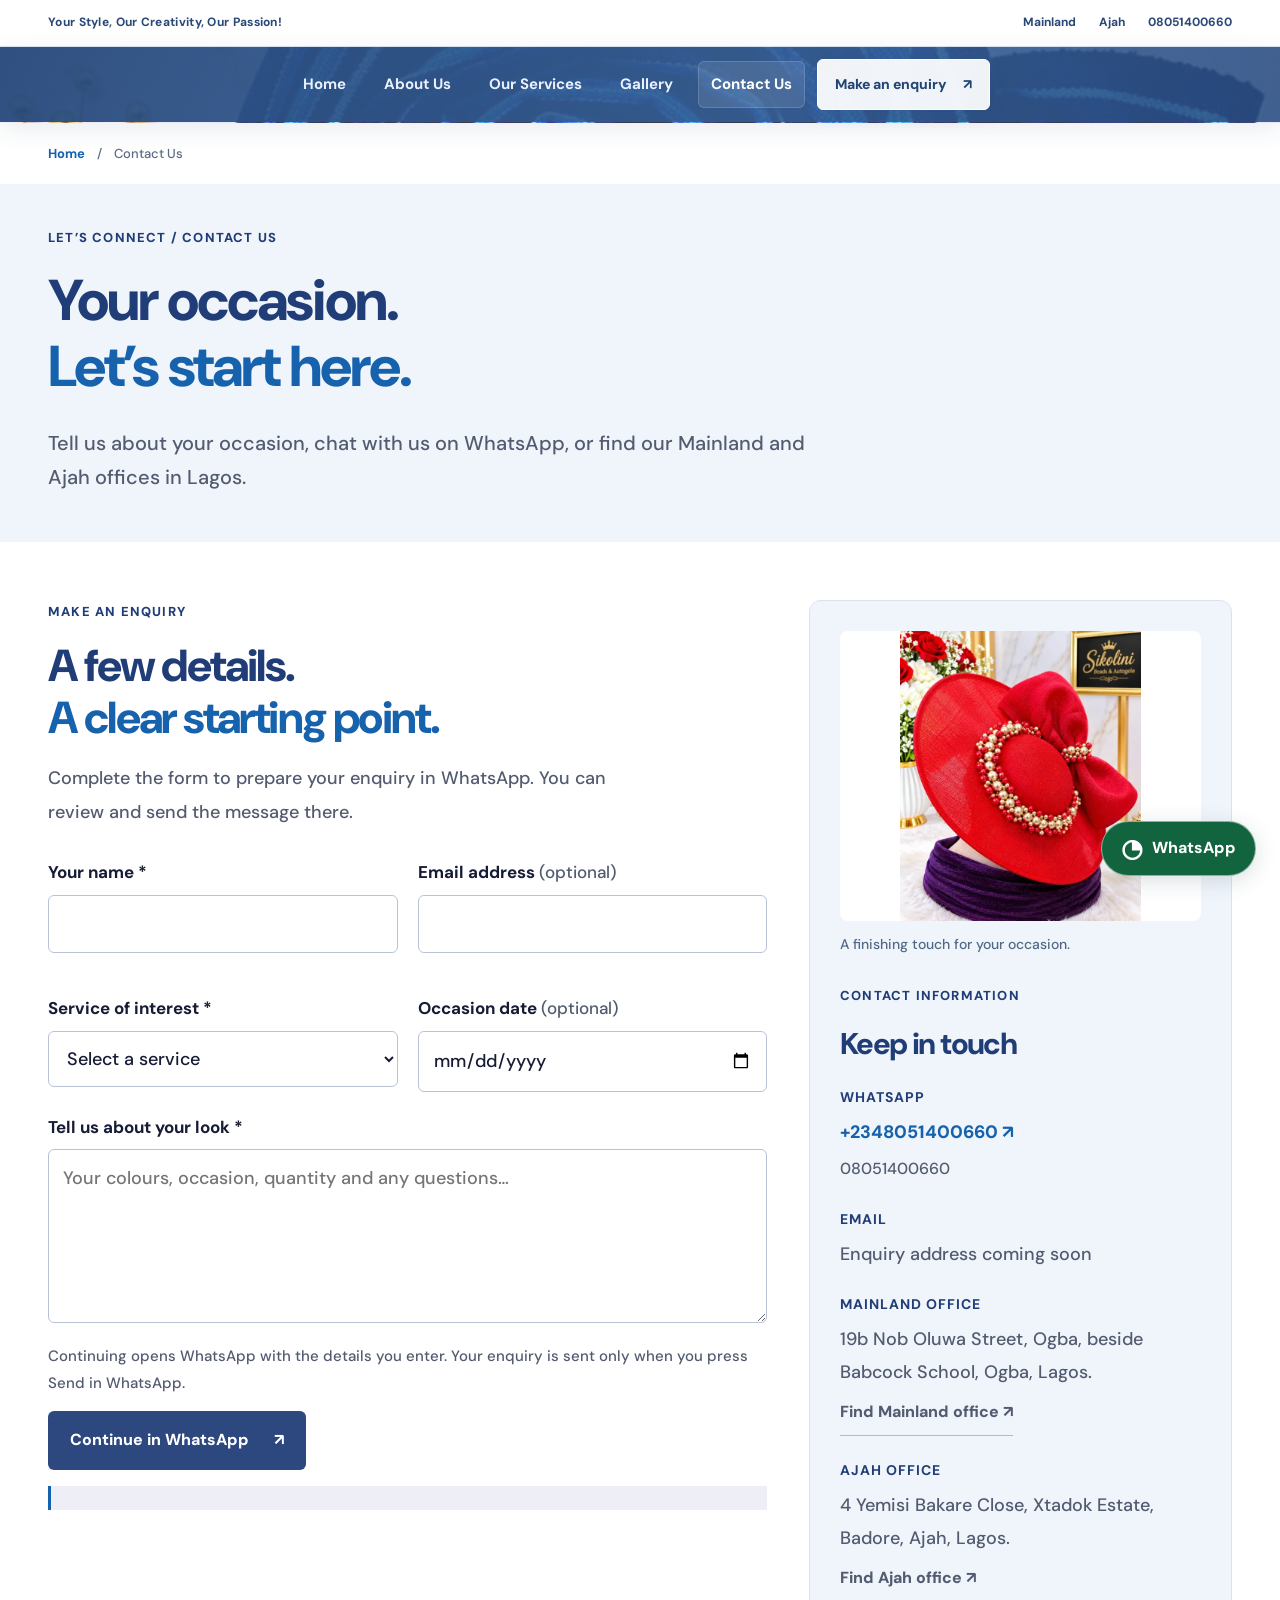
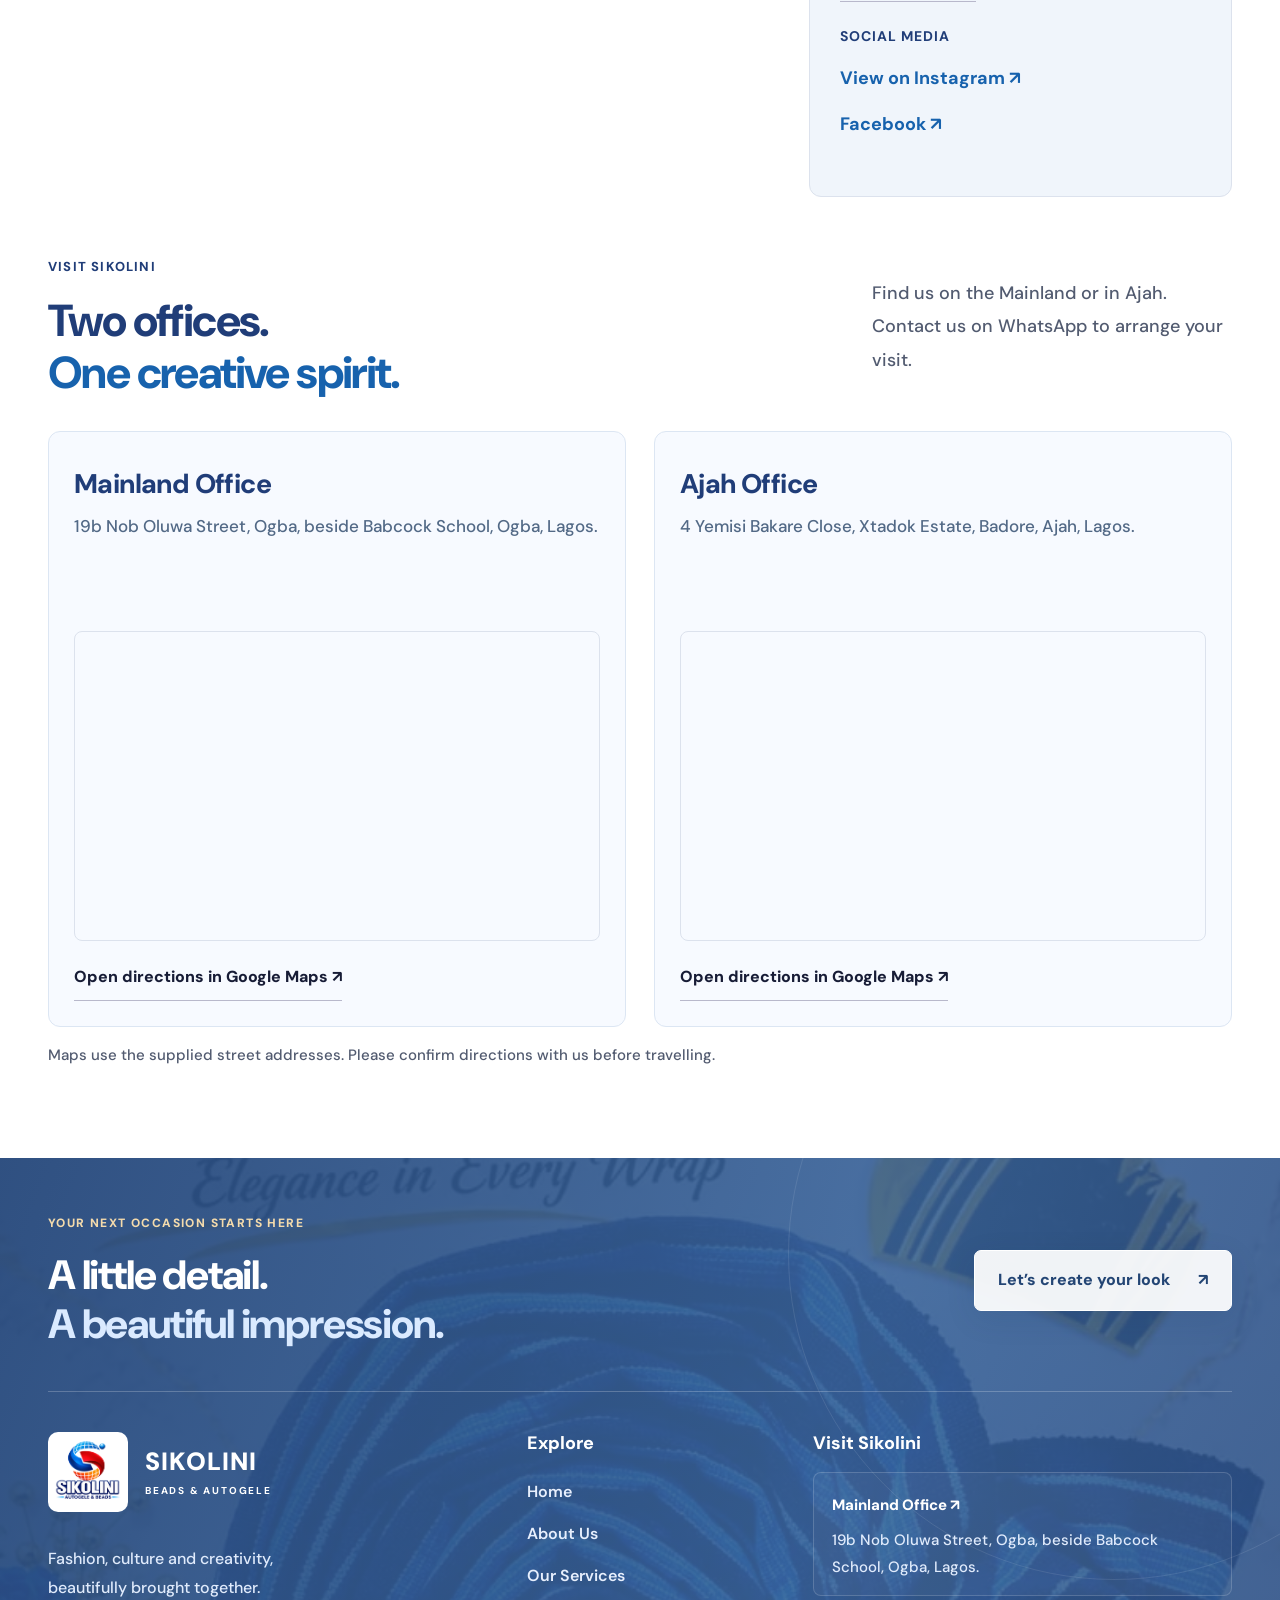
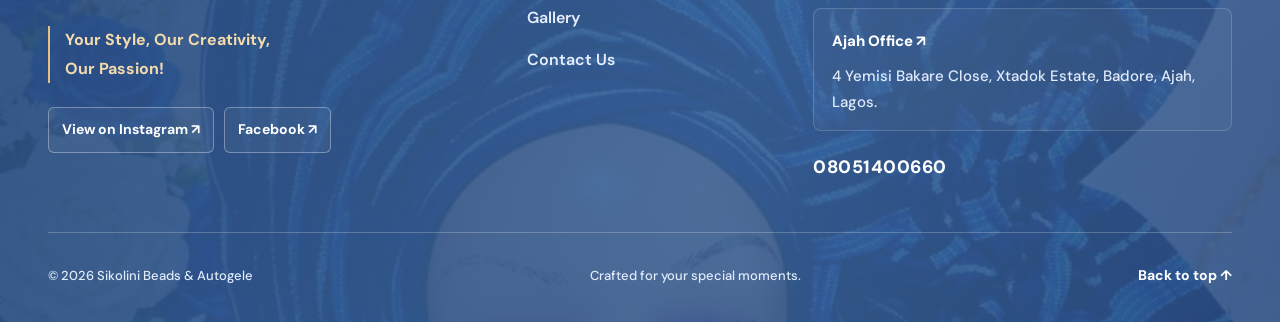
<file: contact/index.html>
<!DOCTYPE html><html lang="en" data-whatsapp="2348051400660"><head>
<meta charset="UTF-8">
<meta name="viewport" content="width=device-width,initial-scale=1">
<title>Contact Us | SIKOLINI AutoGele &amp; Beads</title>
<meta name="description" content="Prepare your SIKOLINI AutoGele &amp; Beads enquiry and find Lagos on the map.">
<meta name="theme-color" content="#000060">
<link rel="stylesheet" href="../styles.css">
<script src="../app.js" defer="">
</script>
<meta name="robots" content="index,follow">
<meta property="og:type" content="website">
<meta property="og:title" content="Contact Us | SIKOLINI">
<meta property="og:description" content="Prepare your SIKOLINI AutoGele &amp; Beads enquiry and find Lagos on the map.">
<link rel="icon" href="../assets/logo-original.png">
<link rel="preconnect" href="https://fonts.googleapis.com">
<link rel="preconnect" href="https://fonts.gstatic.com" crossorigin="">
<link rel="stylesheet" href="../refinement.css">
<link rel="stylesheet" href="../site.css">
</head>
<body>
<a class="skip" href="#main">Skip to content</a>
<div class="site-utility">
<div>
<span>Your Style, Our Creativity, Our Passion!</span>
<nav aria-label="Quick contact">
<a href="./#mainland-office">Mainland</a>
<a href="./#ajah-office">Ajah</a>
<a href="tel:+2348051400660">08051400660</a>
</nav>
</div>
</div>
<header class="header">
<button class="menu-toggle" aria-expanded="false" aria-controls="navigation">Menu <span aria-hidden="true">☰</span>
</button>
<nav id="navigation" aria-label="Main navigation">
<a href="../">Home</a>
<a href="../about/">About Us</a>
<a href="../services/">Our Services</a>
<a href="../gallery/">Gallery</a>
<a href="./" aria-current="page" class="active">Contact Us</a>
<a class="nav-cta" href="./#enquiry">Make an enquiry <span aria-hidden="true">↗</span>
</a>
</nav>
</header>
<main id="main">
<nav class="section-wrap breadcrumbs" aria-label="Breadcrumb">
<a href="../">Home</a>
<span aria-hidden="true">/</span>
<span aria-current="page">Contact Us</span>
</nav>
<section class="section-wrap page-hero">
<p class="eyebrow">LET’S CONNECT / CONTACT US</p>
<h1>Your occasion.<br>
<em>Let’s start here.</em>
</h1>
<p class="intro">Tell us about your occasion, chat with us on WhatsApp, or find our Mainland and Ajah offices in Lagos.</p>
</section>
<section class="section-wrap contact-layout" id="enquiry">
<div>
<p class="eyebrow">MAKE AN ENQUIRY</p>
<h2>A few details.<br>
<em>A clear starting point.</em>
</h2>
<p class="contact-description">Complete the form to prepare your enquiry in WhatsApp. You can review and send the message there.</p>
<noscript>
<p class="form-privacy">Enable JavaScript to prepare your enquiry, or <a href="https://wa.me/2348051400660" target="_blank" rel="noopener noreferrer">contact us directly on WhatsApp</a>.</p>
</noscript>
<form id="enquiry-form">
<div class="form-grid">
<label>Your name <span aria-hidden="true">*</span>
<input name="name" autocomplete="name" required="" maxlength="100">
</label>
<label>Email address <span class="optional">(optional)</span>
<input name="email" type="email" autocomplete="email" maxlength="254">
</label>
<label>Service of interest <span aria-hidden="true">*</span>
<select name="service" required="">
<option value="">Select a service</option>
<option>Autogele</option>
<option>Aso-Oke</option>
<option>Sego</option>
<option>Bead Making</option>
<option>Fascinators</option>
<option>Bridal Hand Fans</option>
<option>Men's Traditional Caps</option>
<option>Professional Training</option>
<option>Others</option>
<option>General enquiry</option>
</select>
</label>
<label>Occasion date <span class="optional">(optional)</span>
<input name="date" type="date">
</label>
</div>
<label>Tell us about your look <span aria-hidden="true">*</span>
<textarea name="message" rows="5" required="" minlength="10" maxlength="2000" placeholder="Your colours, occasion, quantity and any questions…"></textarea>
</label>
<p class="form-privacy">Continuing opens WhatsApp with the details you enter. Your enquiry is sent only when you press Send in WhatsApp.</p>
<button class="button primary" type="submit" disabled="">Continue in WhatsApp <span aria-hidden="true">↗</span>
</button>
<p id="form-status" role="status" aria-live="polite">
</p>
</form>
</div>
<aside class="contact-sidebar">
<figure class="contact-product">
<img src="../assets/optimized/red-embellished-headpiece-800w.webp" alt="Red embellished headpiece" loading="lazy" decoding="async" srcset="../assets/optimized/red-embellished-headpiece-360w.webp 360w, ../assets/optimized/red-embellished-headpiece-640w.webp 640w, ../assets/optimized/red-embellished-headpiece-800w.webp 800w" sizes="(max-width: 600px) 88vw, (max-width: 1000px) 45vw, 540px" width="800" height="961">
<figcaption>A finishing touch for your occasion.</figcaption>
</figure>
<p class="eyebrow">CONTACT INFORMATION</p>
<h3>Keep in touch</h3>
<dl>
<dt>WhatsApp</dt>
<dd>
<a class="contact-whatsapp" href="https://wa.me/2348051400660" target="_blank" rel="noopener noreferrer">+2348051400660 ↗</a>
<br>
<a href="tel:+2348051400660">08051400660</a>
</dd>
<dt>Email</dt>
<dd>Enquiry address coming soon</dd>
<dt>Mainland Office</dt>
<dd>
<address>19b Nob Oluwa Street, Ogba, beside Babcock School, Ogba, Lagos.</address>
<a class="text-link" href="https://www.google.com/maps/search/?api=1&amp;query=19b%20Nob%20Oluwa%20Street%2C%20Ogba%2C%20beside%20Babcock%20School%2C%20Ogba%2C%20Lagos." target="_blank" rel="noopener noreferrer">Find Mainland office ↗</a>
</dd>
<dt>Ajah Office</dt>
<dd>
<address>4 Yemisi Bakare Close, Xtadok Estate, Badore, Ajah, Lagos.</address>
<a class="text-link" href="https://www.google.com/maps/search/?api=1&amp;query=4%20Yemisi%20Bakare%20Close%2C%20Xtadok%20Estate%2C%20Badore%2C%20Ajah%2C%20Lagos." target="_blank" rel="noopener noreferrer">Find Ajah office ↗</a>
</dd>
<dt>Social media</dt>
<dd>
<a class="social-link" href="https://www.instagram.com/p/DfNNniru7Vc/" target="_blank" rel="noopener noreferrer">View on Instagram ↗</a>
<br>
<a class="social-link" href="https://web.facebook.com/profile.php?id=100057562834671" target="_blank" rel="noopener noreferrer">Facebook ↗</a>
</dd>
</dl>
</aside>
</section>
<section class="section-wrap map-section">
<div class="section-heading">
<div>
<p class="eyebrow">VISIT SIKOLINI</p>
<h2>Two offices.<br>
<em>One creative spirit.</em>
</h2>
</div>
<p>Find us on the Mainland or in Ajah. Contact us on WhatsApp to arrange your visit.</p>
</div>
<div class="office-grid">
<article id="mainland-office">
<h3>Mainland Office</h3>
<address>19b Nob Oluwa Street, Ogba, beside Babcock School, Ogba, Lagos.</address>
<iframe title="Google Maps address search for Sikolini Mainland Office" src="https://maps.google.com/maps?q=19b%20Nob%20Oluwa%20Street%2C%20Ogba%2C%20beside%20Babcock%20School%2C%20Ogba%2C%20Lagos.&amp;z=15&amp;output=embed" width="600" height="310" loading="lazy" referrerpolicy="no-referrer-when-downgrade" allowfullscreen="">
</iframe>
<a class="text-link" href="https://www.google.com/maps/search/?api=1&amp;query=19b%20Nob%20Oluwa%20Street%2C%20Ogba%2C%20beside%20Babcock%20School%2C%20Ogba%2C%20Lagos." target="_blank" rel="noopener noreferrer">Open directions in Google Maps ↗</a>
</article>
<article id="ajah-office">
<h3>Ajah Office</h3>
<address>4 Yemisi Bakare Close, Xtadok Estate, Badore, Ajah, Lagos.</address>
<iframe title="Google Maps address search for Sikolini Ajah Office" src="https://maps.google.com/maps?q=4%20Yemisi%20Bakare%20Close%2C%20Xtadok%20Estate%2C%20Badore%2C%20Ajah%2C%20Lagos.&amp;z=15&amp;output=embed" width="600" height="310" loading="lazy" referrerpolicy="no-referrer-when-downgrade" allowfullscreen="">
</iframe>
<a class="text-link" href="https://www.google.com/maps/search/?api=1&amp;query=4%20Yemisi%20Bakare%20Close%2C%20Xtadok%20Estate%2C%20Badore%2C%20Ajah%2C%20Lagos." target="_blank" rel="noopener noreferrer">Open directions in Google Maps ↗</a>
</article>
</div>
<p class="small-note">Maps use the supplied street addresses. Please confirm directions with us before travelling.</p>
</section>
</main>
<footer class="site-footer">
<div class="section-wrap">
<div class="footer-invitation">
<div>
<p class="footer-kicker">YOUR NEXT OCCASION STARTS HERE</p>
<h2>A little detail.<br>
<span>A beautiful impression.</span>
</h2>
</div>
<a class="footer-chat" href="https://wa.me/2348051400660" target="_blank" rel="noopener noreferrer">Let’s create your look <span aria-hidden="true">↗</span>
</a>
</div>
<div class="footer-columns">
<div class="footer-brand">
<a class="footer-brand-lockup" href="../" aria-label="Sikolini home">
<img src="../assets/logo-original.png" alt="Sikolini AutoGele and Beads logo" width="1280" height="1280" loading="lazy">
<span>SIKOLINI<small>BEADS &amp; AUTOGELE</small>
</span>
</a>
<p>Fashion, culture and creativity,<br>beautifully brought together.</p>
<p class="footer-signature">Your Style, Our Creativity,<br>Our Passion!</p>
<nav class="footer-social" aria-label="Social media">
<a href="https://www.instagram.com/p/DfNNniru7Vc/" target="_blank" rel="noopener noreferrer">View on Instagram ↗</a>
<a href="https://web.facebook.com/profile.php?id=100057562834671" target="_blank" rel="noopener noreferrer">Facebook ↗</a>
</nav>
</div>
<nav class="footer-explore" aria-label="Footer navigation">
<h3>Explore</h3>
<a href="../">Home</a>
<a href="../about/">About Us</a>
<a href="../services/">Our Services</a>
<a href="../gallery/">Gallery</a>
<a href="./">Contact Us</a>
</nav>
<div class="footer-visit">
<h3>Visit Sikolini</h3>
<div>
<a class="footer-office-label" href="./#mainland-office">Mainland Office ↗</a>
<address>19b Nob Oluwa Street, Ogba, beside Babcock School, Ogba, Lagos.</address>
</div>
<div>
<a class="footer-office-label" href="./#ajah-office">Ajah Office ↗</a>
<address>4 Yemisi Bakare Close, Xtadok Estate, Badore, Ajah, Lagos.</address>
</div>
<a class="footer-phone" href="tel:+2348051400660">08051400660</a>
</div>
</div>
<div class="footer-legal">
<span>© <span id="year">2026</span> Sikolini Beads &amp; Autogele</span>
<span>Crafted for your special moments.</span>
<a href="#main">Back to top ↑</a>
</div>
</div>
</footer>
<a class="whatsapp-float" href="https://wa.me/2348051400660" target="_blank" rel="noopener noreferrer" aria-label="Chat with Sikolini on WhatsApp">
<span aria-hidden="true">◔</span> WhatsApp</a>


</body></html>
</file>
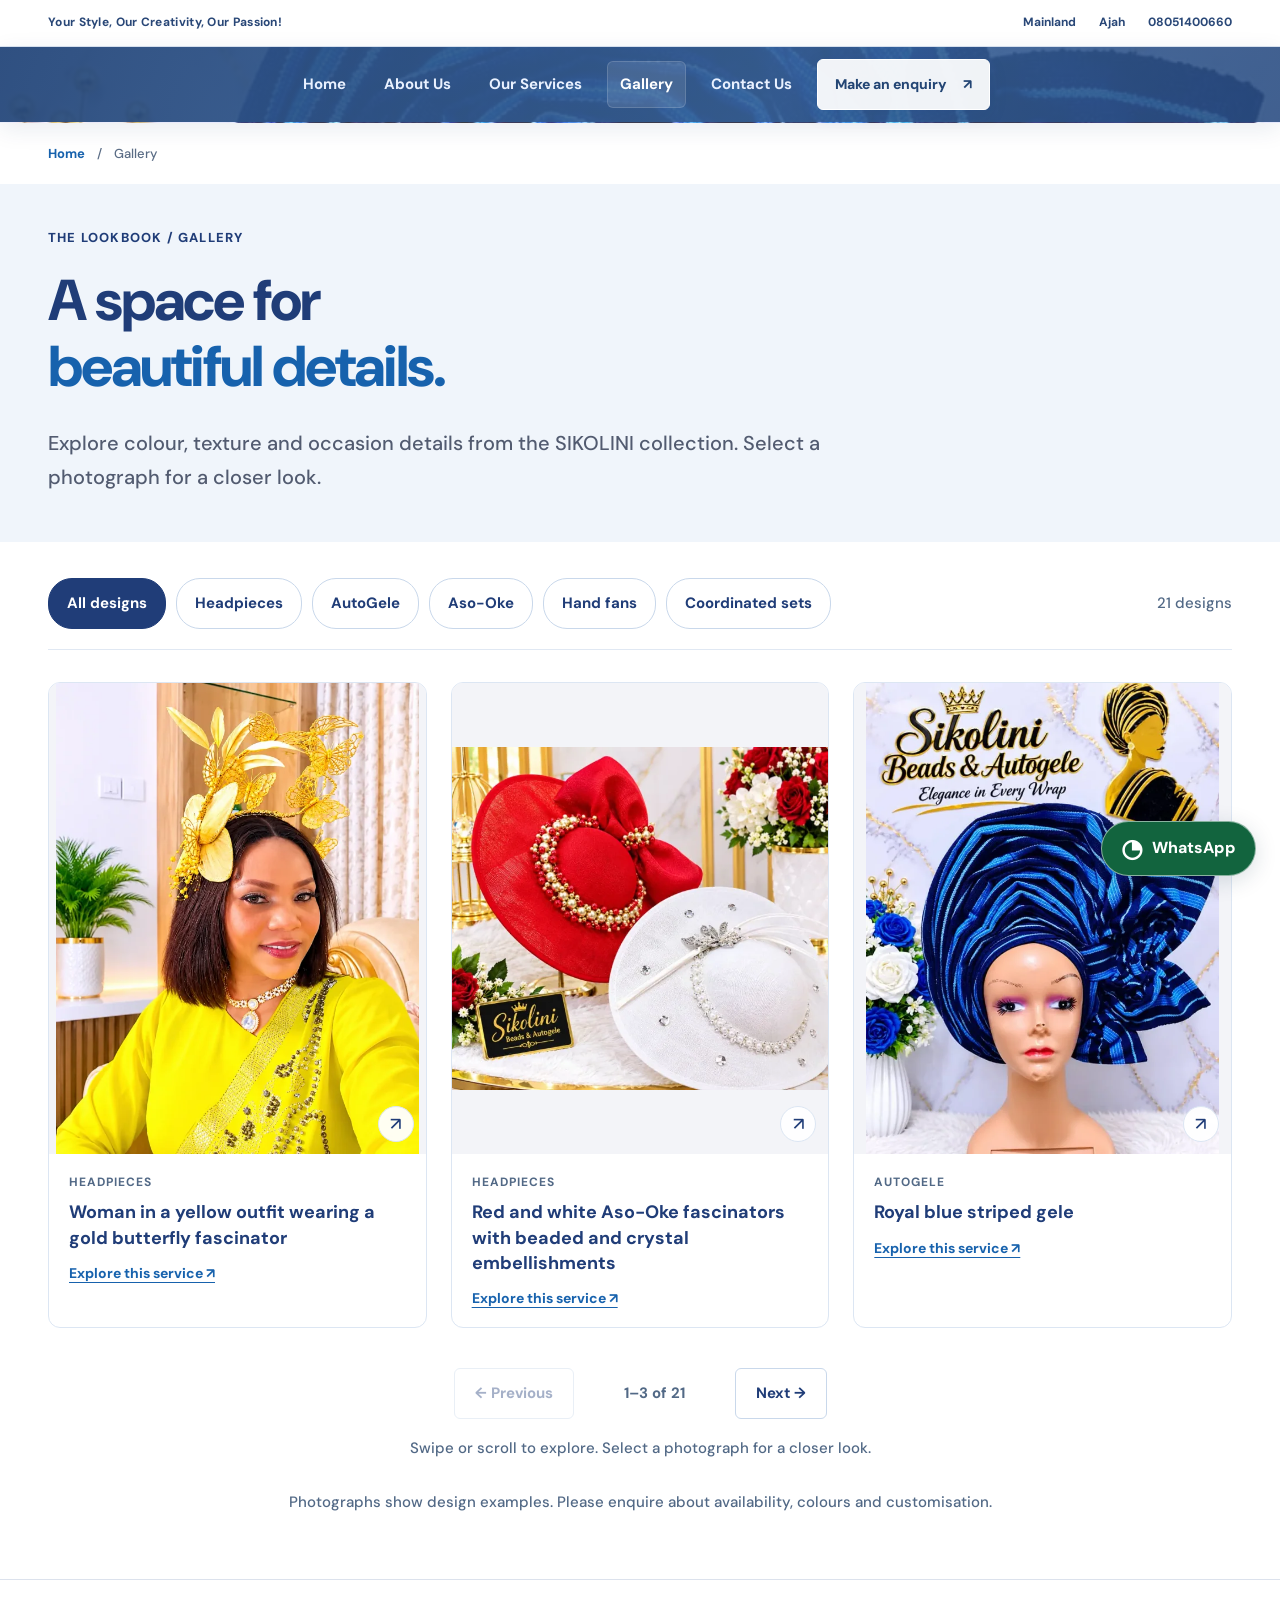
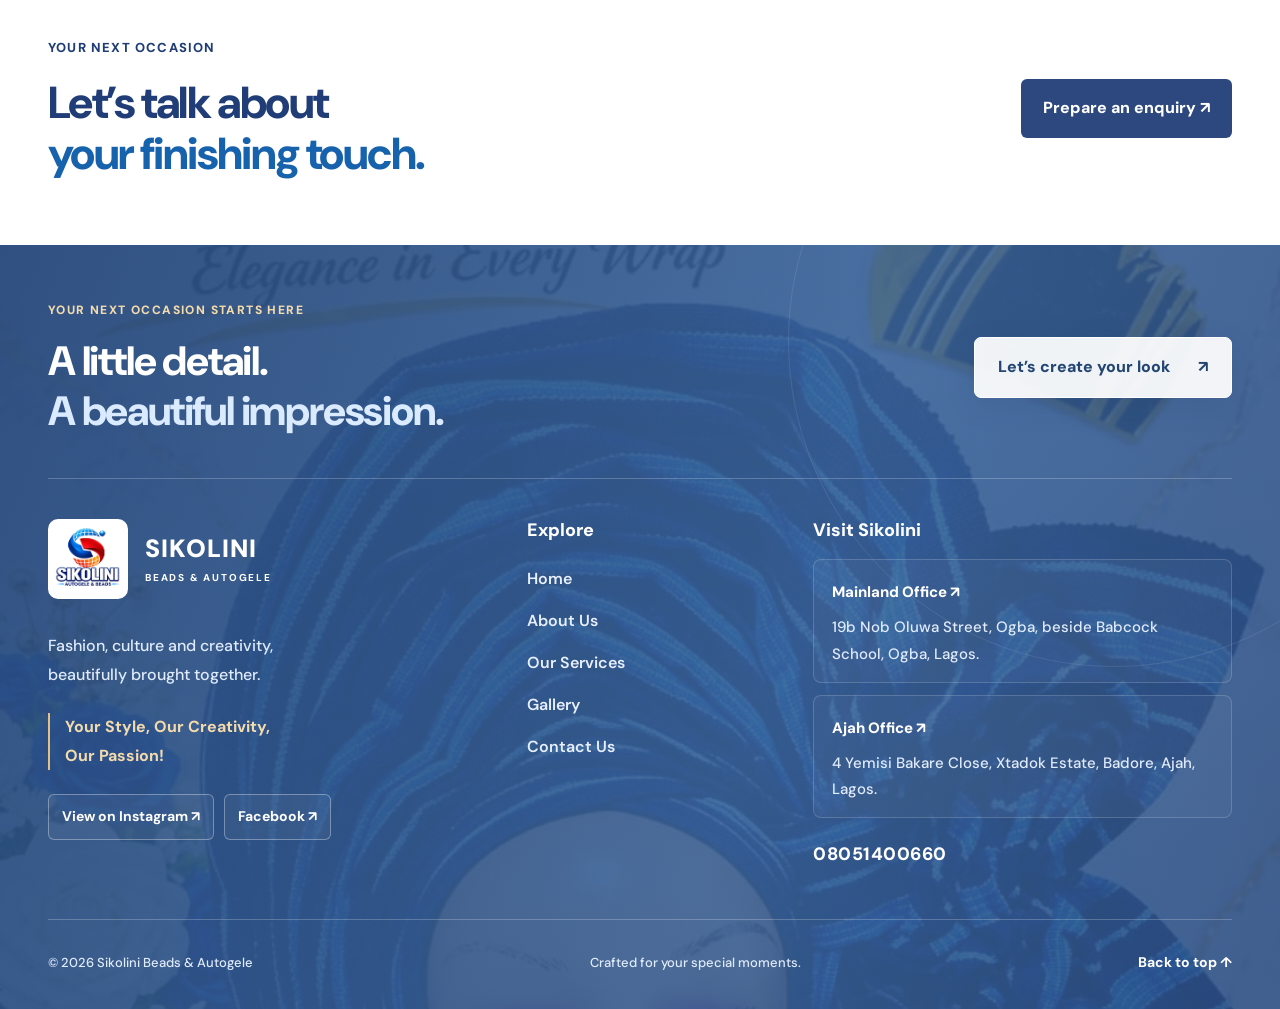
<file: gallery/index.html>
<!DOCTYPE html><html lang="en" data-whatsapp="2348051400660"><head>
<meta charset="UTF-8">
<meta name="viewport" content="width=device-width,initial-scale=1">
<title>Gallery | SIKOLINI AutoGele &amp; Beads</title>
<meta name="description" content="Explore the SIKOLINI collection of AutoGele, Aso-Oke fabrics, coordinated sets, headpieces and hand fans.">
<meta name="theme-color" content="#000060">
<link rel="stylesheet" href="../styles.css">
<script src="../app.js" defer="">
</script>
<meta name="robots" content="index,follow">
<meta property="og:type" content="website">
<meta property="og:title" content="Gallery | SIKOLINI">
<meta property="og:description" content="The SIKOLINI lookbook. Original AutoGele and bead photography coming soon.">
<link rel="icon" href="../assets/logo-original.png">
<link rel="preconnect" href="https://fonts.googleapis.com">
<link rel="preconnect" href="https://fonts.gstatic.com" crossorigin="">
<link rel="stylesheet" href="../refinement.css">
<link rel="stylesheet" href="../site.css">
</head>
<body>
<a class="skip" href="#main">Skip to content</a>
<div class="site-utility">
<div>
<span>Your Style, Our Creativity, Our Passion!</span>
<nav aria-label="Quick contact">
<a href="../contact/#mainland-office">Mainland</a>
<a href="../contact/#ajah-office">Ajah</a>
<a href="tel:+2348051400660">08051400660</a>
</nav>
</div>
</div>
<header class="header">
<button class="menu-toggle" aria-expanded="false" aria-controls="navigation">Menu <span aria-hidden="true">☰</span>
</button>
<nav id="navigation" aria-label="Main navigation">
<a href="../">Home</a>
<a href="../about/">About Us</a>
<a href="../services/">Our Services</a>
<a href="./" aria-current="page" class="active">Gallery</a>
<a href="../contact/">Contact Us</a>
<a class="nav-cta" href="../contact/#enquiry">Make an enquiry <span aria-hidden="true">↗</span>
</a>
</nav>
</header>
<main id="main">
<nav class="section-wrap breadcrumbs" aria-label="Breadcrumb">
<a href="../">Home</a>
<span aria-hidden="true">/</span>
<span aria-current="page">Gallery</span>
</nav>
<section class="section-wrap page-hero">
<p class="eyebrow">THE LOOKBOOK / GALLERY</p>
<h1>A space for<br>
<em>beautiful details.</em>
</h1>
<p class="intro">Explore colour, texture and occasion details from the SIKOLINI collection. Select a photograph for a closer look.</p>
</section>
<section class="section-wrap collection-section">
<div class="collection-toolbar">
<div class="collection-filters" hidden="" role="group" aria-label="Filter gallery">
<button type="button" data-filter="all" aria-pressed="true">All designs</button>
<button type="button" data-filter="Headpieces" aria-pressed="false">Headpieces</button>
<button type="button" data-filter="AutoGele" aria-pressed="false">AutoGele</button>
<button type="button" data-filter="Aso-Oke" aria-pressed="false">Aso-Oke</button>
<button type="button" data-filter="Hand fans" aria-pressed="false">Hand fans</button>
<button type="button" data-filter="Coordinated sets" aria-pressed="false">Coordinated sets</button>
</div>
<p id="collection-count" role="status" aria-live="polite">21 designs</p>
</div>
<div class="collection-grid gallery-carousel" id="gallery-carousel" tabindex="0" role="region" aria-roledescription="carousel" aria-label="SIKOLINI design gallery">
<figure class="collection-card" data-category="Headpieces">
<a class="gallery-open" href="../assets/optimized/woman-in-a-yellow-outfit-wearing-a-gold-butterfly-fascinator-1101w.webp" data-caption="Woman in a yellow outfit wearing a gold butterfly fascinator" aria-label="View Woman in a yellow outfit wearing a gold butterfly fascinator full size">
<img src="../assets/optimized/woman-in-a-yellow-outfit-wearing-a-gold-butterfly-fascinator-1101w.webp" srcset="../assets/optimized/woman-in-a-yellow-outfit-wearing-a-gold-butterfly-fascinator-360w.webp 360w, ../assets/optimized/woman-in-a-yellow-outfit-wearing-a-gold-butterfly-fascinator-640w.webp 640w, ../assets/optimized/woman-in-a-yellow-outfit-wearing-a-gold-butterfly-fascinator-1101w.webp 1101w" sizes="(max-width:700px) 90vw, 540px" alt="Woman in a yellow outfit wearing a gold butterfly fascinator" width="1101" height="1429" loading="lazy" decoding="async">
<span class="image-expand" aria-hidden="true">↗</span>
</a>
<figcaption>
<span>Headpieces</span>
<strong>Woman in a yellow outfit wearing a gold butterfly fascinator</strong>
<a class="gallery-service-link" href="../services/#fascinators">Explore this service ↗</a>
</figcaption>
</figure>
<figure class="collection-card" data-category="Headpieces">
<a class="gallery-open" href="../assets/optimized/red-and-white-aso-oke-fascinators-with-beaded-and-crystal-embellishments-1080w.webp" data-caption="Red and white Aso-Oke fascinators with beaded and crystal embellishments" aria-label="View Red and white Aso-Oke fascinators with beaded and crystal embellishments full size">
<img src="../assets/optimized/red-and-white-aso-oke-fascinators-with-beaded-and-crystal-embellishments-1080w.webp" srcset="../assets/optimized/red-and-white-aso-oke-fascinators-with-beaded-and-crystal-embellishments-360w.webp 360w, ../assets/optimized/red-and-white-aso-oke-fascinators-with-beaded-and-crystal-embellishments-640w.webp 640w, ../assets/optimized/red-and-white-aso-oke-fascinators-with-beaded-and-crystal-embellishments-1080w.webp 1080w" sizes="(max-width:700px) 90vw, 540px" alt="Red and white Aso-Oke fascinators with beaded and crystal embellishments" width="1080" height="986" loading="lazy" decoding="async">
<span class="image-expand" aria-hidden="true">↗</span>
</a>
<figcaption>
<span>Headpieces</span>
<strong>Red and white Aso-Oke fascinators with beaded and crystal embellishments</strong>
<a class="gallery-service-link" href="../services/#fascinators">Explore this service ↗</a>
</figcaption>
</figure>
<figure class="collection-card" data-category="AutoGele">
<a class="gallery-open" href="../assets/optimized/royal-blue-striped-gele-809w.webp" data-caption="Royal blue striped gele" aria-label="View Royal blue striped gele full size">
<img src="../assets/optimized/royal-blue-striped-gele-809w.webp" srcset="../assets/optimized/royal-blue-striped-gele-360w.webp 360w, ../assets/optimized/royal-blue-striped-gele-640w.webp 640w, ../assets/optimized/royal-blue-striped-gele-809w.webp 809w" sizes="(max-width:700px) 90vw, 540px" alt="Royal blue striped gele" width="809" height="1080" loading="lazy" decoding="async">
<span class="image-expand" aria-hidden="true">↗</span>
</a>
<figcaption>
<span>AutoGele</span>
<strong>Royal blue striped gele</strong>
<a class="gallery-service-link" href="../services/#autogele">Explore this service ↗</a>
</figcaption>
</figure>
<figure class="collection-card" data-category="Headpieces">
<a class="gallery-open" href="../assets/optimized/gold-butterfly-fascinator-with-feather-details-964w.webp" data-caption="Gold butterfly fascinator with feather details" aria-label="View Gold butterfly fascinator with feather details full size">
<img src="../assets/optimized/gold-butterfly-fascinator-with-feather-details-964w.webp" srcset="../assets/optimized/gold-butterfly-fascinator-with-feather-details-360w.webp 360w, ../assets/optimized/gold-butterfly-fascinator-with-feather-details-640w.webp 640w, ../assets/optimized/gold-butterfly-fascinator-with-feather-details-964w.webp 964w" sizes="(max-width:700px) 90vw, 540px" alt="Gold butterfly fascinator with feather details" width="964" height="1280" loading="lazy" decoding="async">
<span class="image-expand" aria-hidden="true">↗</span>
</a>
<figcaption>
<span>Headpieces</span>
<strong>Gold butterfly fascinator with feather details</strong>
<a class="gallery-service-link" href="../services/#fascinators">Explore this service ↗</a>
</figcaption>
</figure>
<figure class="collection-card" data-category="Aso-Oke">
<a class="gallery-open" href="../assets/optimized/striped-aso-oke-fabric-bundles-in-assorted-colours-466w.webp" data-caption="Striped Aso-Oke fabric bundles in assorted colours" aria-label="View Striped Aso-Oke fabric bundles in assorted colours full size">
<img src="../assets/optimized/striped-aso-oke-fabric-bundles-in-assorted-colours-466w.webp" srcset="../assets/optimized/striped-aso-oke-fabric-bundles-in-assorted-colours-360w.webp 360w, ../assets/optimized/striped-aso-oke-fabric-bundles-in-assorted-colours-466w.webp 466w" sizes="(max-width:700px) 90vw, 540px" alt="Striped Aso-Oke fabric bundles in assorted colours" width="466" height="821" loading="lazy" decoding="async">
<span class="image-expand" aria-hidden="true">↗</span>
</a>
<figcaption>
<span>Aso-Oke</span>
<strong>Striped Aso-Oke fabric bundles in assorted colours</strong>
<a class="gallery-service-link" href="../services/#aso-oke">Explore this service ↗</a>
</figcaption>
</figure>
<figure class="collection-card" data-category="Headpieces">
<a class="gallery-open" href="../assets/optimized/gold-beaded-bridal-face-veil-styled-with-a-purple-outfit-812w.webp" data-caption="Gold beaded bridal face veil styled with a purple outfit" aria-label="View Gold beaded bridal face veil styled with a purple outfit full size">
<img src="../assets/optimized/gold-beaded-bridal-face-veil-styled-with-a-purple-outfit-812w.webp" srcset="../assets/optimized/gold-beaded-bridal-face-veil-styled-with-a-purple-outfit-360w.webp 360w, ../assets/optimized/gold-beaded-bridal-face-veil-styled-with-a-purple-outfit-640w.webp 640w, ../assets/optimized/gold-beaded-bridal-face-veil-styled-with-a-purple-outfit-812w.webp 812w" sizes="(max-width:700px) 90vw, 540px" alt="Gold beaded bridal face veil styled with a purple outfit" width="812" height="1080" loading="lazy" decoding="async">
<span class="image-expand" aria-hidden="true">↗</span>
</a>
<figcaption>
<span>Headpieces</span>
<strong>Gold beaded bridal face veil styled with a purple outfit</strong>
<a class="gallery-service-link" href="../services/#fascinators">Explore this service ↗</a>
</figcaption>
</figure>
<figure class="collection-card" data-category="Headpieces">
<a class="gallery-open" href="../assets/optimized/peach-feather-fascinator-800w.webp" data-caption="Peach feather fascinator" aria-label="View Peach feather fascinator full size">
<img src="../assets/optimized/peach-feather-fascinator-800w.webp" srcset="../assets/optimized/peach-feather-fascinator-360w.webp 360w, ../assets/optimized/peach-feather-fascinator-640w.webp 640w, ../assets/optimized/peach-feather-fascinator-800w.webp 800w" sizes="(max-width:700px) 90vw, 540px" alt="Peach feather fascinator" width="800" height="859" loading="lazy" decoding="async">
<span class="image-expand" aria-hidden="true">↗</span>
</a>
<figcaption>
<span>Headpieces</span>
<strong>Peach feather fascinator</strong>
<a class="gallery-service-link" href="../services/#fascinators">Explore this service ↗</a>
</figcaption>
</figure>
<figure class="collection-card" data-category="Hand fans">
<a class="gallery-open" href="../assets/optimized/royal-blue-beaded-fan-480w.webp" data-caption="Royal blue beaded fan" aria-label="View Royal blue beaded fan full size">
<img src="../assets/optimized/royal-blue-beaded-fan-480w.webp" srcset="../assets/optimized/royal-blue-beaded-fan-360w.webp 360w, ../assets/optimized/royal-blue-beaded-fan-480w.webp 480w" sizes="(max-width:700px) 90vw, 540px" alt="Royal blue beaded fan" width="480" height="640" loading="lazy" decoding="async">
<span class="image-expand" aria-hidden="true">↗</span>
</a>
<figcaption>
<span>Hand fans</span>
<strong>Royal blue beaded fan</strong>
<a class="gallery-service-link" href="../services/#bridal-hand-fans">Explore this service ↗</a>
</figcaption>
</figure>
<figure class="collection-card" data-category="Coordinated sets">
<a class="gallery-open" href="../assets/optimized/blue-print-gele-and-necklace-800w.webp" data-caption="Blue print gele and necklace" aria-label="View Blue print gele and necklace full size">
<img src="../assets/optimized/blue-print-gele-and-necklace-800w.webp" srcset="../assets/optimized/blue-print-gele-and-necklace-360w.webp 360w, ../assets/optimized/blue-print-gele-and-necklace-640w.webp 640w, ../assets/optimized/blue-print-gele-and-necklace-800w.webp 800w" sizes="(max-width:700px) 90vw, 540px" alt="Blue print gele and necklace" width="800" height="1063" loading="lazy" decoding="async">
<span class="image-expand" aria-hidden="true">↗</span>
</a>
<figcaption>
<span>Coordinated sets</span>
<strong>Blue print gele and necklace</strong>
<a class="gallery-service-link" href="../services/#bead-making">Explore this service ↗</a>
</figcaption>
</figure>
<figure class="collection-card" data-category="AutoGele">
<a class="gallery-open" href="../assets/optimized/gold-woven-gele-800w.webp" data-caption="Gold woven gele" aria-label="View Gold woven gele full size">
<img src="../assets/optimized/gold-woven-gele-800w.webp" srcset="../assets/optimized/gold-woven-gele-360w.webp 360w, ../assets/optimized/gold-woven-gele-640w.webp 640w, ../assets/optimized/gold-woven-gele-800w.webp 800w" sizes="(max-width:700px) 90vw, 540px" alt="Gold woven gele" width="800" height="1063" loading="lazy" decoding="async">
<span class="image-expand" aria-hidden="true">↗</span>
</a>
<figcaption>
<span>AutoGele</span>
<strong>Gold woven gele</strong>
<a class="gallery-service-link" href="../services/#autogele">Explore this service ↗</a>
</figcaption>
</figure>
<figure class="collection-card" data-category="Hand fans">
<a class="gallery-open" href="../assets/optimized/purple-and-silver-personalised-fan-960w.webp" data-caption="Purple and silver personalised fan" aria-label="View Purple and silver personalised fan full size">
<img src="../assets/optimized/purple-and-silver-personalised-fan-960w.webp" srcset="../assets/optimized/purple-and-silver-personalised-fan-360w.webp 360w, ../assets/optimized/purple-and-silver-personalised-fan-640w.webp 640w, ../assets/optimized/purple-and-silver-personalised-fan-960w.webp 960w" sizes="(max-width:700px) 90vw, 540px" alt="Purple and silver personalised fan" width="960" height="1280" loading="lazy" decoding="async">
<span class="image-expand" aria-hidden="true">↗</span>
</a>
<figcaption>
<span>Hand fans</span>
<strong>Purple and silver personalised fan</strong>
<a class="gallery-service-link" href="../services/#bridal-hand-fans">Explore this service ↗</a>
</figcaption>
</figure>
<figure class="collection-card" data-category="AutoGele">
<a class="gallery-open" href="../assets/optimized/blue-and-black-sparkle-gele-480w.webp" data-caption="Blue and black sparkle gele" aria-label="View Blue and black sparkle gele full size">
<img src="../assets/optimized/blue-and-black-sparkle-gele-480w.webp" srcset="../assets/optimized/blue-and-black-sparkle-gele-360w.webp 360w, ../assets/optimized/blue-and-black-sparkle-gele-480w.webp 480w" sizes="(max-width:700px) 90vw, 540px" alt="Blue and black sparkle gele" width="480" height="526" loading="lazy" decoding="async">
<span class="image-expand" aria-hidden="true">↗</span>
</a>
<figcaption>
<span>AutoGele</span>
<strong>Blue and black sparkle gele</strong>
<a class="gallery-service-link" href="../services/#autogele">Explore this service ↗</a>
</figcaption>
</figure>
<figure class="collection-card" data-category="Headpieces">
<a class="gallery-open" href="../assets/optimized/red-embellished-headpiece-800w.webp" data-caption="Red embellished headpiece" aria-label="View Red embellished headpiece full size">
<img src="../assets/optimized/red-embellished-headpiece-800w.webp" srcset="../assets/optimized/red-embellished-headpiece-360w.webp 360w, ../assets/optimized/red-embellished-headpiece-640w.webp 640w, ../assets/optimized/red-embellished-headpiece-800w.webp 800w" sizes="(max-width:700px) 90vw, 540px" alt="Red embellished headpiece" width="800" height="961" loading="lazy" decoding="async">
<span class="image-expand" aria-hidden="true">↗</span>
</a>
<figcaption>
<span>Headpieces</span>
<strong>Red embellished headpiece</strong>
<a class="gallery-service-link" href="../services/#fascinators">Explore this service ↗</a>
</figcaption>
</figure>
<figure class="collection-card" data-category="AutoGele">
<a class="gallery-open" href="../assets/optimized/lime-green-sculpted-gele-986w.webp" data-caption="Lime green sculpted gele" aria-label="View Lime green sculpted gele full size">
<img src="../assets/optimized/lime-green-sculpted-gele-986w.webp" srcset="../assets/optimized/lime-green-sculpted-gele-360w.webp 360w, ../assets/optimized/lime-green-sculpted-gele-640w.webp 640w, ../assets/optimized/lime-green-sculpted-gele-986w.webp 986w" sizes="(max-width:700px) 90vw, 540px" alt="Lime green sculpted gele" width="986" height="1080" loading="lazy" decoding="async">
<span class="image-expand" aria-hidden="true">↗</span>
</a>
<figcaption>
<span>AutoGele</span>
<strong>Lime green sculpted gele</strong>
<a class="gallery-service-link" href="../services/#autogele">Explore this service ↗</a>
</figcaption>
</figure>
<figure class="collection-card" data-category="AutoGele">
<a class="gallery-open" href="../assets/optimized/purple-and-gold-gele-813w.webp" data-caption="Purple and gold gele" aria-label="View Purple and gold gele full size">
<img src="../assets/optimized/purple-and-gold-gele-813w.webp" srcset="../assets/optimized/purple-and-gold-gele-360w.webp 360w, ../assets/optimized/purple-and-gold-gele-640w.webp 640w, ../assets/optimized/purple-and-gold-gele-813w.webp 813w" sizes="(max-width:700px) 90vw, 540px" alt="Purple and gold gele" width="813" height="1080" loading="lazy" decoding="async">
<span class="image-expand" aria-hidden="true">↗</span>
</a>
<figcaption>
<span>AutoGele</span>
<strong>Purple and gold gele</strong>
<a class="gallery-service-link" href="../services/#autogele">Explore this service ↗</a>
</figcaption>
</figure>
<figure class="collection-card" data-category="Hand fans">
<a class="gallery-open" href="../assets/optimized/purple-feather-fan-with-silver-detail-1080w.webp" data-caption="Purple feather fan with silver detail" aria-label="View Purple feather fan with silver detail full size">
<img src="../assets/optimized/purple-feather-fan-with-silver-detail-1080w.webp" srcset="../assets/optimized/purple-feather-fan-with-silver-detail-360w.webp 360w, ../assets/optimized/purple-feather-fan-with-silver-detail-640w.webp 640w, ../assets/optimized/purple-feather-fan-with-silver-detail-1080w.webp 1080w" sizes="(max-width:700px) 90vw, 540px" alt="Purple feather fan with silver detail" width="1080" height="810" loading="lazy" decoding="async">
<span class="image-expand" aria-hidden="true">↗</span>
</a>
<figcaption>
<span>Hand fans</span>
<strong>Purple feather fan with silver detail</strong>
<a class="gallery-service-link" href="../services/#bridal-hand-fans">Explore this service ↗</a>
</figcaption>
</figure>
<figure class="collection-card" data-category="Coordinated sets">
<a class="gallery-open" href="../assets/optimized/gold-gele-and-accessory-collection-813w.webp" data-caption="Gold gele and accessory collection" aria-label="View Gold gele and accessory collection full size">
<img src="../assets/optimized/gold-gele-and-accessory-collection-813w.webp" srcset="../assets/optimized/gold-gele-and-accessory-collection-360w.webp 360w, ../assets/optimized/gold-gele-and-accessory-collection-640w.webp 640w, ../assets/optimized/gold-gele-and-accessory-collection-813w.webp 813w" sizes="(max-width:700px) 90vw, 540px" alt="Gold gele and accessory collection" width="813" height="1080" loading="lazy" decoding="async">
<span class="image-expand" aria-hidden="true">↗</span>
</a>
<figcaption>
<span>Coordinated sets</span>
<strong>Gold gele and accessory collection</strong>
<a class="gallery-service-link" href="../services/#bead-making">Explore this service ↗</a>
</figcaption>
</figure>
<figure class="collection-card" data-category="AutoGele">
<a class="gallery-open" href="../assets/optimized/blue-and-purple-pleated-gele-480w.webp" data-caption="Blue and purple pleated gele" aria-label="View Blue and purple pleated gele full size">
<img src="../assets/optimized/blue-and-purple-pleated-gele-480w.webp" srcset="../assets/optimized/blue-and-purple-pleated-gele-360w.webp 360w, ../assets/optimized/blue-and-purple-pleated-gele-480w.webp 480w" sizes="(max-width:700px) 90vw, 540px" alt="Blue and purple pleated gele" width="480" height="514" loading="lazy" decoding="async">
<span class="image-expand" aria-hidden="true">↗</span>
</a>
<figcaption>
<span>AutoGele</span>
<strong>Blue and purple pleated gele</strong>
<a class="gallery-service-link" href="../services/#autogele">Explore this service ↗</a>
</figcaption>
</figure>
<figure class="collection-card" data-category="Hand fans">
<a class="gallery-open" href="../assets/optimized/purple-floral-hand-fan-800w.webp" data-caption="Purple floral hand fan" aria-label="View Purple floral hand fan full size">
<img src="../assets/optimized/purple-floral-hand-fan-800w.webp" srcset="../assets/optimized/purple-floral-hand-fan-360w.webp 360w, ../assets/optimized/purple-floral-hand-fan-640w.webp 640w, ../assets/optimized/purple-floral-hand-fan-800w.webp 800w" sizes="(max-width:700px) 90vw, 540px" alt="Purple floral hand fan" width="800" height="533" loading="lazy" decoding="async">
<span class="image-expand" aria-hidden="true">↗</span>
</a>
<figcaption>
<span>Hand fans</span>
<strong>Purple floral hand fan</strong>
<a class="gallery-service-link" href="../services/#bridal-hand-fans">Explore this service ↗</a>
</figcaption>
</figure>
<figure class="collection-card" data-category="AutoGele">
<a class="gallery-open" href="../assets/optimized/green-and-gold-striped-gele-813w.webp" data-caption="Green and gold striped gele" aria-label="View Green and gold striped gele full size">
<img src="../assets/optimized/green-and-gold-striped-gele-813w.webp" srcset="../assets/optimized/green-and-gold-striped-gele-360w.webp 360w, ../assets/optimized/green-and-gold-striped-gele-640w.webp 640w, ../assets/optimized/green-and-gold-striped-gele-813w.webp 813w" sizes="(max-width:700px) 90vw, 540px" alt="Green and gold striped gele" width="813" height="1080" loading="lazy" decoding="async">
<span class="image-expand" aria-hidden="true">↗</span>
</a>
<figcaption>
<span>AutoGele</span>
<strong>Green and gold striped gele</strong>
<a class="gallery-service-link" href="../services/#autogele">Explore this service ↗</a>
</figcaption>
</figure>
<figure class="collection-card" data-category="AutoGele">
<a class="gallery-open" href="../assets/optimized/red-pleated-gele-480w.webp" data-caption="Red pleated gele" aria-label="View Red pleated gele full size">
<img src="../assets/optimized/red-pleated-gele-480w.webp" srcset="../assets/optimized/red-pleated-gele-360w.webp 360w, ../assets/optimized/red-pleated-gele-480w.webp 480w" sizes="(max-width:700px) 90vw, 540px" alt="Red pleated gele" width="480" height="638" loading="lazy" decoding="async">
<span class="image-expand" aria-hidden="true">↗</span>
</a>
<figcaption>
<span>AutoGele</span>
<strong>Red pleated gele</strong>
<a class="gallery-service-link" href="../services/#autogele">Explore this service ↗</a>
</figcaption>
</figure>
</div>
<div class="carousel-controls" hidden="">
<button type="button" data-carousel-prev="" aria-label="Previous gallery images" aria-controls="gallery-carousel">← Previous</button>
<span id="carousel-position" role="status" aria-live="polite">
</span>
<button type="button" data-carousel-next="" aria-label="Next gallery images" aria-controls="gallery-carousel">Next →</button>
</div>
<p class="carousel-hint">Swipe or scroll to explore. Select a photograph for a closer look.</p>
<p class="collection-note">Photographs show design examples. Please enquire about availability, colours and customisation.</p>
</section>
<section class="section-wrap page-cta">
<div>
<p class="eyebrow">YOUR NEXT OCCASION</p>
<h2>Let’s talk about<br>
<em>your finishing touch.</em>
</h2>
</div>
<a class="button primary" href="../contact/#enquiry">Prepare an enquiry ↗</a>
</section>
<dialog id="image-viewer" aria-labelledby="viewer-caption">
<div class="viewer-top">
<span id="viewer-count">
</span>
<button type="button" data-viewer-close="" aria-label="Close image viewer">Close ×</button>
</div>
<img id="viewer-image" alt="">
<div class="viewer-bottom">
<button type="button" data-viewer-prev="" aria-label="Previous image">← Previous</button>
<p id="viewer-caption">
</p>
<a id="viewer-service" class="text-link" href="../services/">Explore this service ↗</a>
<button type="button" data-viewer-next="" aria-label="Next image">Next →</button>
</div>
</dialog>
</main>
<footer class="site-footer">
<div class="section-wrap">
<div class="footer-invitation">
<div>
<p class="footer-kicker">YOUR NEXT OCCASION STARTS HERE</p>
<h2>A little detail.<br>
<span>A beautiful impression.</span>
</h2>
</div>
<a class="footer-chat" href="https://wa.me/2348051400660" target="_blank" rel="noopener noreferrer">Let’s create your look <span aria-hidden="true">↗</span>
</a>
</div>
<div class="footer-columns">
<div class="footer-brand">
<a class="footer-brand-lockup" href="../" aria-label="Sikolini home">
<img src="../assets/logo-original.png" alt="Sikolini AutoGele and Beads logo" width="1280" height="1280" loading="lazy">
<span>SIKOLINI<small>BEADS &amp; AUTOGELE</small>
</span>
</a>
<p>Fashion, culture and creativity,<br>beautifully brought together.</p>
<p class="footer-signature">Your Style, Our Creativity,<br>Our Passion!</p>
<nav class="footer-social" aria-label="Social media">
<a href="https://www.instagram.com/p/DfNNniru7Vc/" target="_blank" rel="noopener noreferrer">View on Instagram ↗</a>
<a href="https://web.facebook.com/profile.php?id=100057562834671" target="_blank" rel="noopener noreferrer">Facebook ↗</a>
</nav>
</div>
<nav class="footer-explore" aria-label="Footer navigation">
<h3>Explore</h3>
<a href="../">Home</a>
<a href="../about/">About Us</a>
<a href="../services/">Our Services</a>
<a href="./">Gallery</a>
<a href="../contact/">Contact Us</a>
</nav>
<div class="footer-visit">
<h3>Visit Sikolini</h3>
<div>
<a class="footer-office-label" href="../contact/#mainland-office">Mainland Office ↗</a>
<address>19b Nob Oluwa Street, Ogba, beside Babcock School, Ogba, Lagos.</address>
</div>
<div>
<a class="footer-office-label" href="../contact/#ajah-office">Ajah Office ↗</a>
<address>4 Yemisi Bakare Close, Xtadok Estate, Badore, Ajah, Lagos.</address>
</div>
<a class="footer-phone" href="tel:+2348051400660">08051400660</a>
</div>
</div>
<div class="footer-legal">
<span>© <span id="year">2026</span> Sikolini Beads &amp; Autogele</span>
<span>Crafted for your special moments.</span>
<a href="#main">Back to top ↑</a>
</div>
</div>
</footer>
<a class="whatsapp-float" href="https://wa.me/2348051400660" target="_blank" rel="noopener noreferrer" aria-label="Chat with Sikolini on WhatsApp">
<span aria-hidden="true">◔</span> WhatsApp</a>


</body></html>
</file>
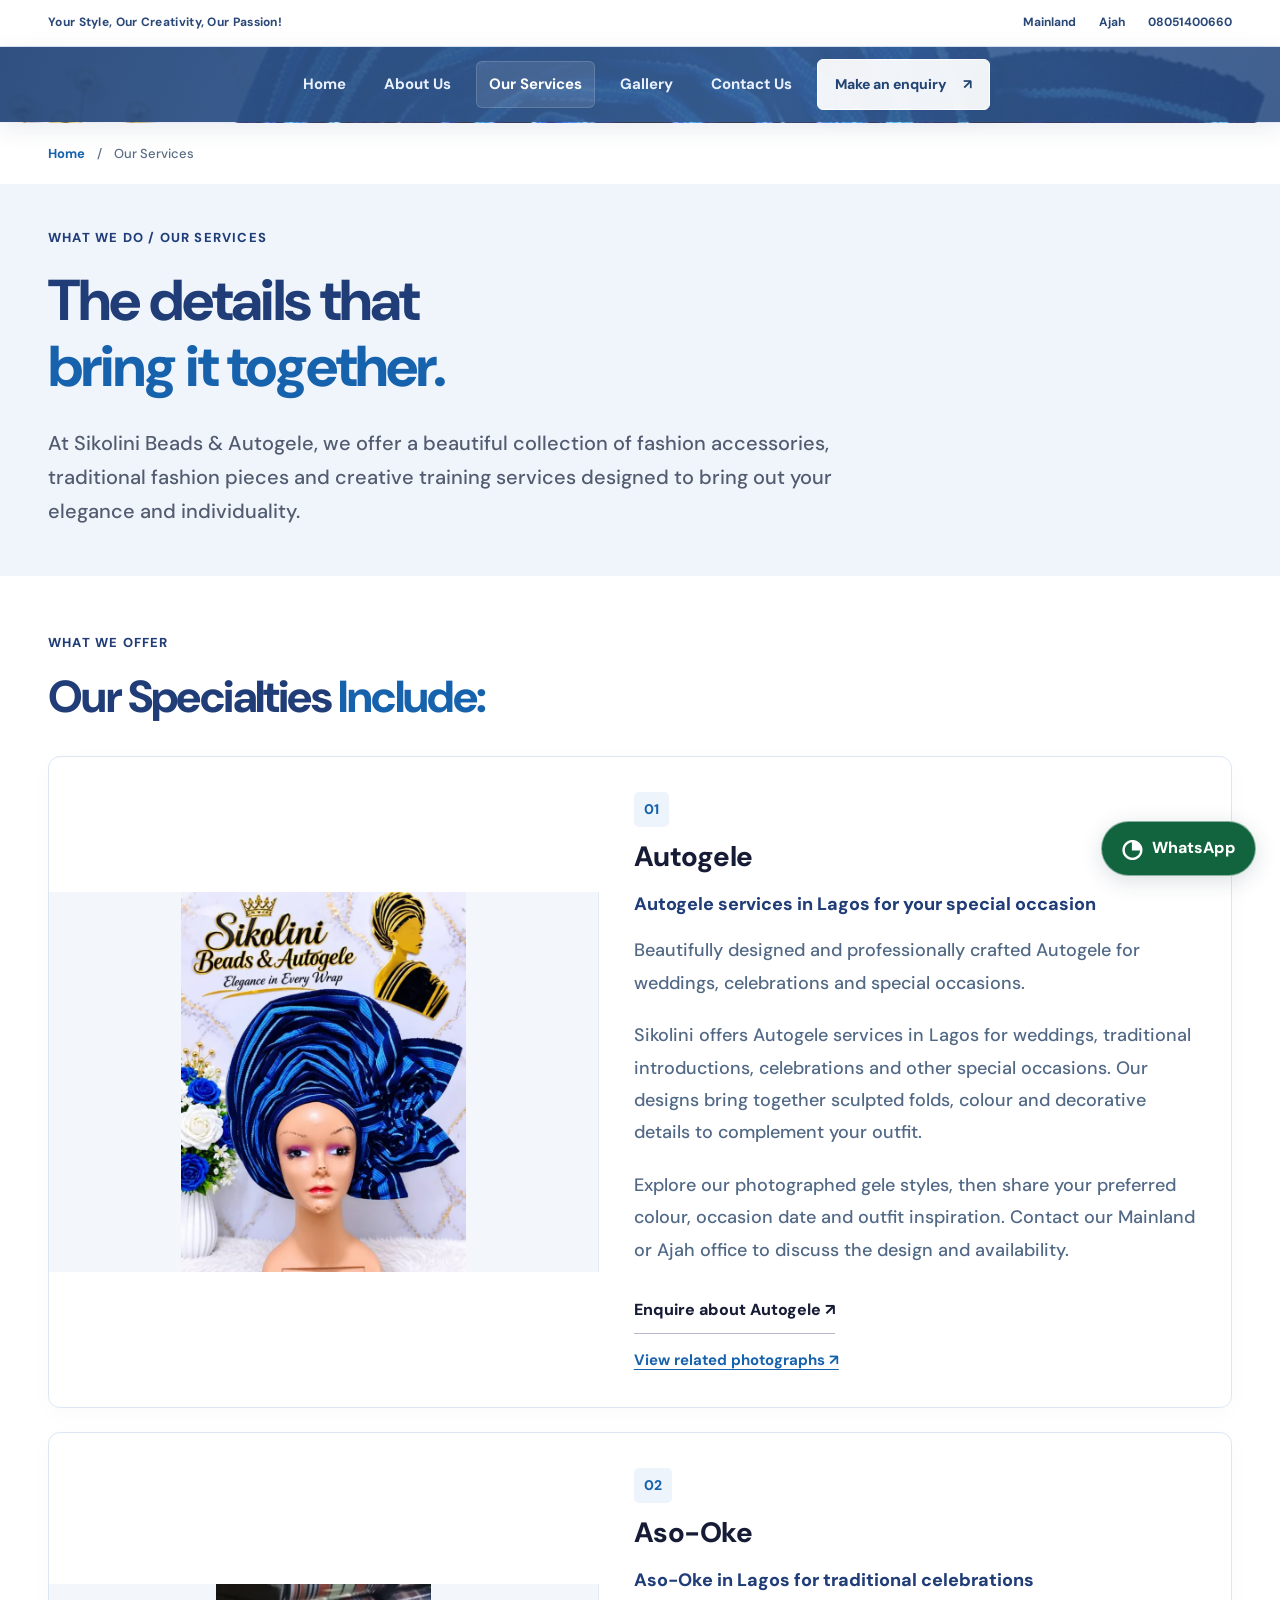
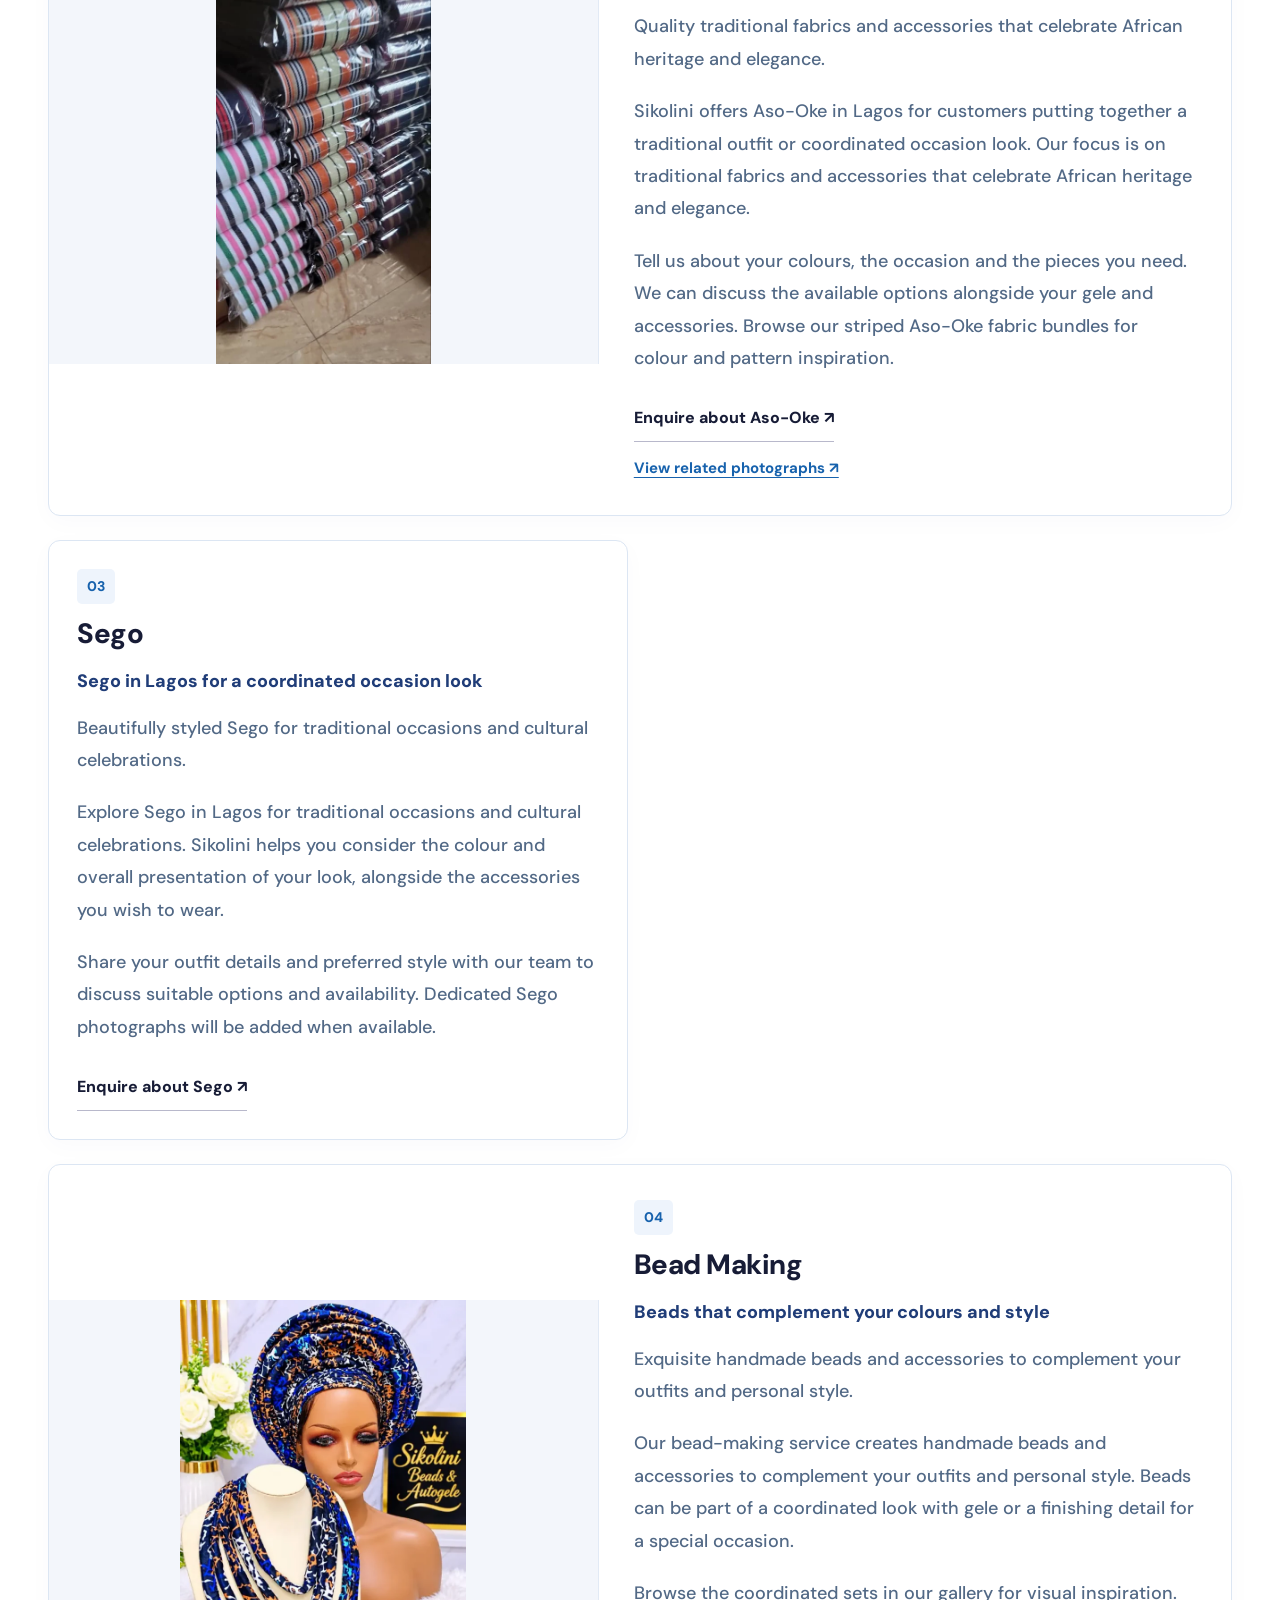
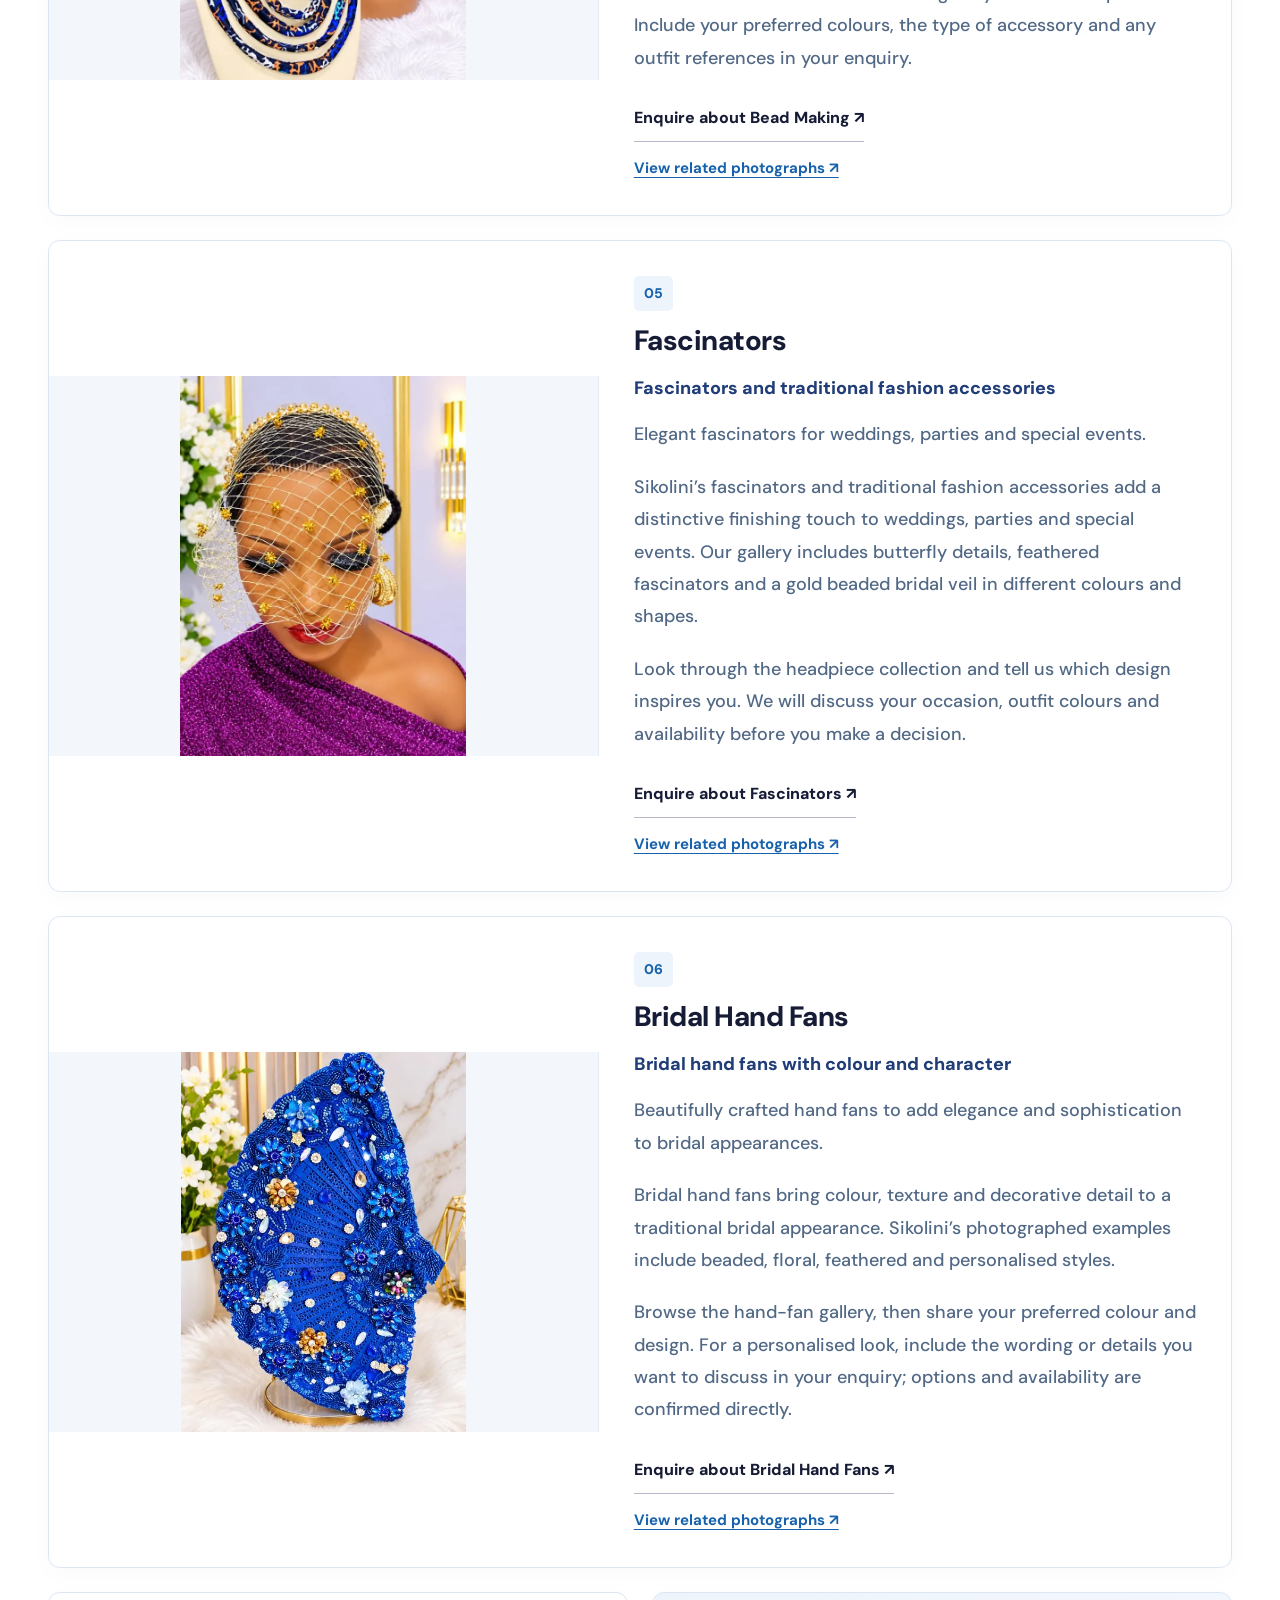
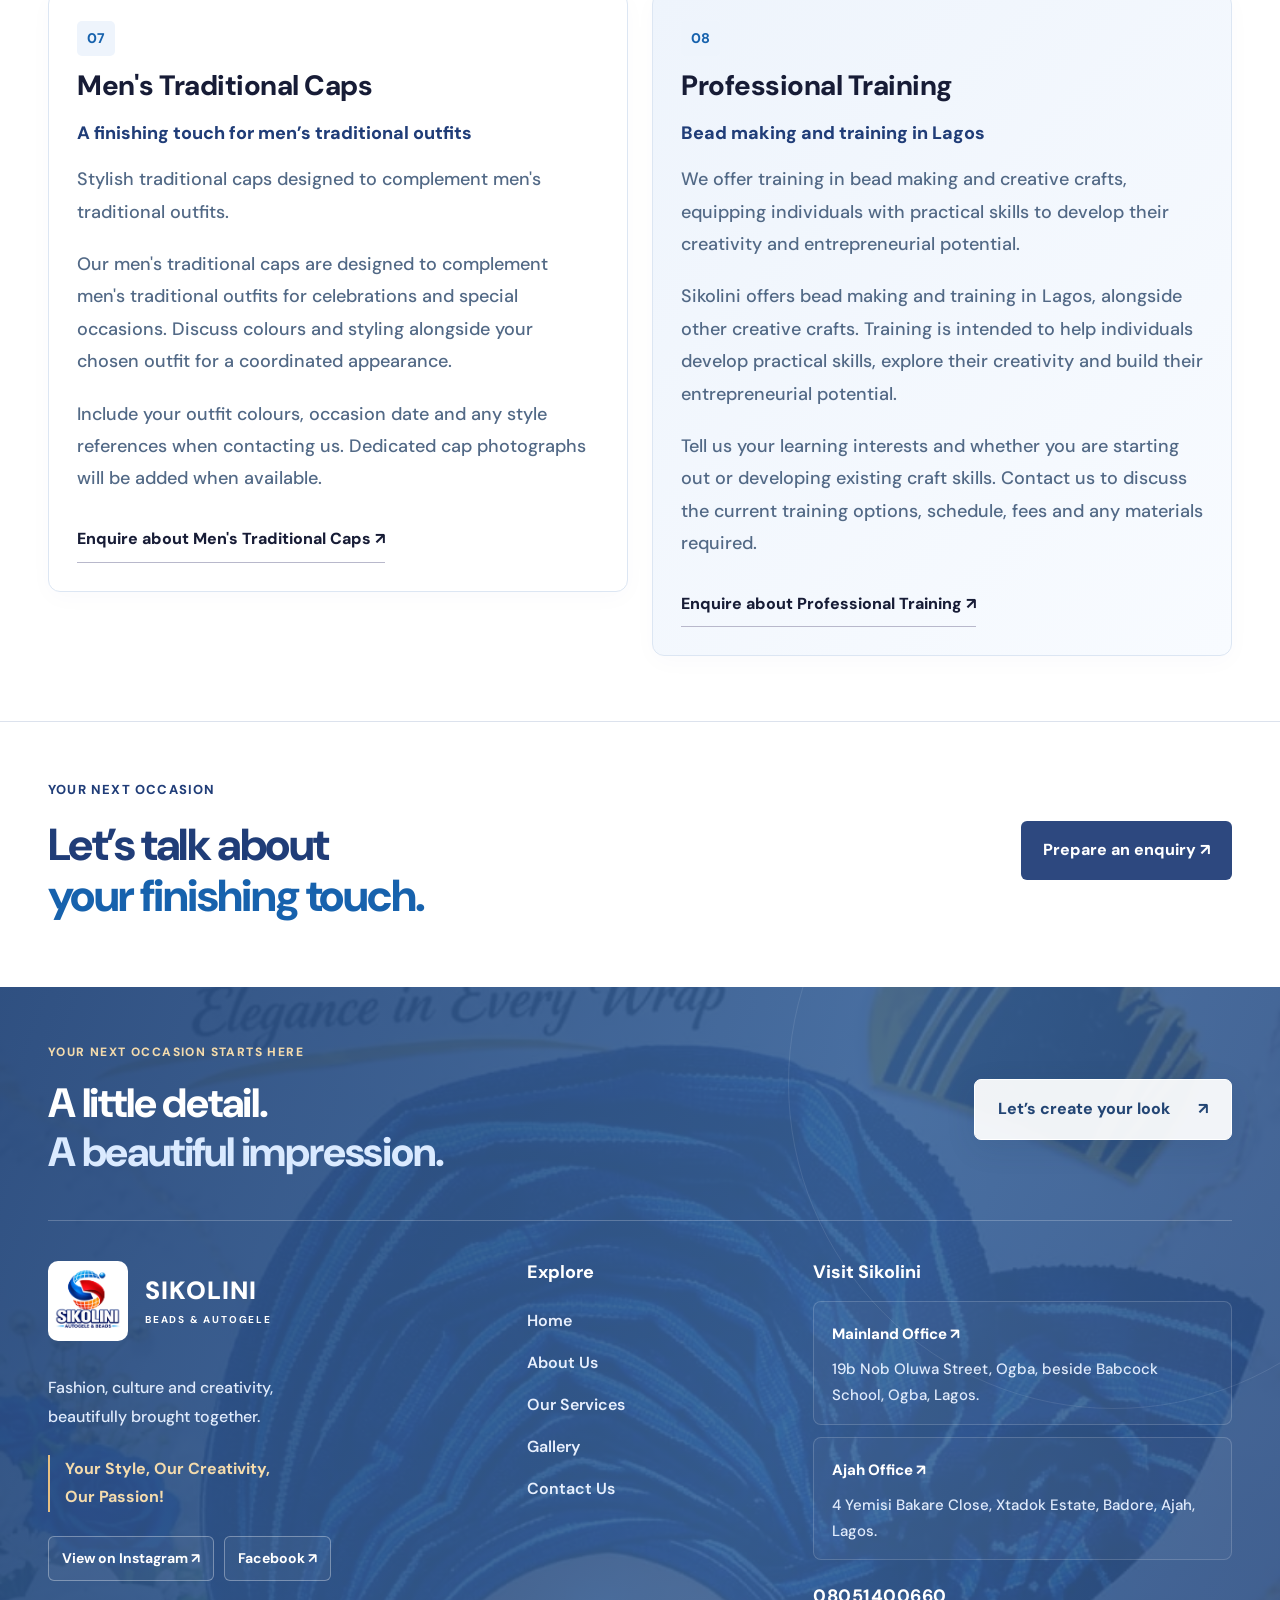
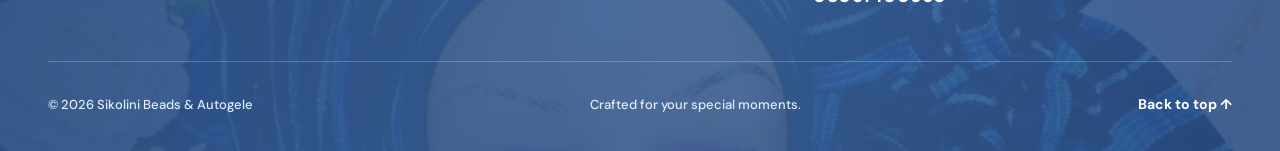
<file: services/index.html>
<!DOCTYPE html><html lang="en" data-whatsapp="2348051400660"><head>
<meta charset="UTF-8">
<meta name="viewport" content="width=device-width,initial-scale=1">
<title>Autogele, Aso-Oke, Sego &amp; Bead Training in Lagos | Sikolini Services</title>
<meta name="description" content="Discover eight Sikolini specialities in Lagos: Autogele, Aso-Oke, Sego, beads, fascinators, bridal hand fans, traditional caps and professional training.">
<meta name="theme-color" content="#000060">
<link rel="stylesheet" href="../styles.css">
<script src="../app.js" defer="">
</script>
<meta name="robots" content="index,follow">
<meta property="og:type" content="website">
<meta property="og:title" content="Autogele, Aso-Oke, Sego &amp; Bead Training in Lagos | Sikolini Services">
<meta property="og:description" content="Discover eight Sikolini specialities in Lagos: Autogele, Aso-Oke, Sego, beads, fascinators, bridal hand fans, traditional caps and professional training.">
<link rel="icon" href="../assets/logo-original.png">
<link rel="preconnect" href="https://fonts.googleapis.com">
<link rel="preconnect" href="https://fonts.gstatic.com" crossorigin="">
<link rel="stylesheet" href="../refinement.css">
<link rel="stylesheet" href="../site.css">
</head>
<body>
<a class="skip" href="#main">Skip to content</a>
<div class="site-utility">
<div>
<span>Your Style, Our Creativity, Our Passion!</span>
<nav aria-label="Quick contact">
<a href="../contact/#mainland-office">Mainland</a>
<a href="../contact/#ajah-office">Ajah</a>
<a href="tel:+2348051400660">08051400660</a>
</nav>
</div>
</div>
<header class="header">
<button class="menu-toggle" aria-expanded="false" aria-controls="navigation">Menu <span aria-hidden="true">☰</span>
</button>
<nav id="navigation" aria-label="Main navigation">
<a href="../">Home</a>
<a href="../about/">About Us</a>
<a href="./" aria-current="page" class="active">Our Services</a>
<a href="../gallery/">Gallery</a>
<a href="../contact/">Contact Us</a>
<a class="nav-cta" href="../contact/#enquiry">Make an enquiry <span aria-hidden="true">↗</span>
</a>
</nav>
</header>
<main id="main">
<nav class="section-wrap breadcrumbs" aria-label="Breadcrumb">
<a href="../">Home</a>
<span aria-hidden="true">/</span>
<span aria-current="page">Our Services</span>
</nav>
<section class="section-wrap page-hero">
<p class="eyebrow">WHAT WE DO / OUR SERVICES</p>
<h1>The details that<br>
<em>bring it together.</em>
</h1>
<p class="intro">At Sikolini Beads &amp; Autogele, we offer a beautiful collection of fashion accessories, traditional fashion pieces and creative training services designed to bring out your elegance and individuality.</p>
</section>
<section class="section-wrap specialties-section" aria-labelledby="specialties-title">
<div class="section-heading">
<div>
<p class="eyebrow">WHAT WE OFFER</p>
<h2 id="specialties-title">Our Specialties <em>Include:</em>
</h2>
</div>
</div>
<ol class="specialties-grid">
<li id="autogele">
<img src="../assets/optimized/royal-blue-striped-gele-809w.webp" srcset="../assets/optimized/royal-blue-striped-gele-360w.webp 360w, ../assets/optimized/royal-blue-striped-gele-640w.webp 640w, ../assets/optimized/royal-blue-striped-gele-809w.webp 809w" sizes="(max-width:700px) 90vw, 540px" alt="Royal blue striped gele" width="809" height="1080" loading="lazy" decoding="async">
<div>
<span class="specialty-number" aria-hidden="true">01</span>
<h3>Autogele</h3>
<p class="service-focus">Autogele services in Lagos for your special occasion</p>
<p>Beautifully designed and professionally crafted Autogele for weddings, celebrations and special occasions.</p>
<p>Sikolini offers Autogele services in Lagos for weddings, traditional introductions, celebrations and other special occasions. Our designs bring together sculpted folds, colour and decorative details to complement your outfit.</p>
<p>Explore our photographed gele styles, then share your preferred colour, occasion date and outfit inspiration. Contact our Mainland or Ajah office to discuss the design and availability.</p>
<a class="text-link" href="../contact/?service=Autogele#enquiry">Enquire about Autogele ↗</a>
<a class="service-gallery-link" href="../gallery/?category=AutoGele">View related photographs ↗</a>
</div>
</li>
<li id="aso-oke">
<img src="../assets/optimized/striped-aso-oke-fabric-bundles-in-assorted-colours-466w.webp" srcset="../assets/optimized/striped-aso-oke-fabric-bundles-in-assorted-colours-360w.webp 360w, ../assets/optimized/striped-aso-oke-fabric-bundles-in-assorted-colours-466w.webp 466w" sizes="(max-width:700px) 90vw, 540px" alt="Striped Aso-Oke fabric bundles in assorted colours" width="466" height="821" loading="lazy" decoding="async">
<div>
<span class="specialty-number" aria-hidden="true">02</span>
<h3>Aso-Oke</h3>
<p class="service-focus">Aso-Oke in Lagos for traditional celebrations</p>
<p>Quality traditional fabrics and accessories that celebrate African heritage and elegance.</p>
<p>Sikolini offers Aso-Oke in Lagos for customers putting together a traditional outfit or coordinated occasion look. Our focus is on traditional fabrics and accessories that celebrate African heritage and elegance.</p>
<p>Tell us about your colours, the occasion and the pieces you need. We can discuss the available options alongside your gele and accessories. Browse our striped Aso-Oke fabric bundles for colour and pattern inspiration.</p>
<a class="text-link" href="../contact/?service=Aso-Oke#enquiry">Enquire about Aso-Oke ↗</a>
<a class="service-gallery-link" href="../gallery/?category=Aso-Oke">View related photographs ↗</a>
</div>
</li>
<li id="sego">
<div>
<span class="specialty-number" aria-hidden="true">03</span>
<h3>Sego</h3>
<p class="service-focus">Sego in Lagos for a coordinated occasion look</p>
<p>Beautifully styled Sego for traditional occasions and cultural celebrations.</p>
<p>Explore Sego in Lagos for traditional occasions and cultural celebrations. Sikolini helps you consider the colour and overall presentation of your look, alongside the accessories you wish to wear.</p>
<p>Share your outfit details and preferred style with our team to discuss suitable options and availability. Dedicated Sego photographs will be added when available.</p>
<a class="text-link" href="../contact/?service=Sego#enquiry">Enquire about Sego ↗</a>
</div>
</li>
<li id="bead-making">
<img src="../assets/optimized/blue-print-gele-and-necklace-800w.webp" srcset="../assets/optimized/blue-print-gele-and-necklace-360w.webp 360w, ../assets/optimized/blue-print-gele-and-necklace-640w.webp 640w, ../assets/optimized/blue-print-gele-and-necklace-800w.webp 800w" sizes="(max-width:700px) 90vw, 540px" alt="Blue print gele and necklace" width="800" height="1063" loading="lazy" decoding="async">
<div>
<span class="specialty-number" aria-hidden="true">04</span>
<h3>Bead Making</h3>
<p class="service-focus">Beads that complement your colours and style</p>
<p>Exquisite handmade beads and accessories to complement your outfits and personal style.</p>
<p>Our bead-making service creates handmade beads and accessories to complement your outfits and personal style. Beads can be part of a coordinated look with gele or a finishing detail for a special occasion.</p>
<p>Browse the coordinated sets in our gallery for visual inspiration. Include your preferred colours, the type of accessory and any outfit references in your enquiry.</p>
<a class="text-link" href="../contact/?service=Bead%20Making#enquiry">Enquire about Bead Making ↗</a>
<a class="service-gallery-link" href="../gallery/?category=Coordinated%20sets">View related photographs ↗</a>
</div>
</li>
<li id="fascinators">
<img src="../assets/optimized/gold-beaded-bridal-face-veil-styled-with-a-purple-outfit-812w.webp" srcset="../assets/optimized/gold-beaded-bridal-face-veil-styled-with-a-purple-outfit-360w.webp 360w, ../assets/optimized/gold-beaded-bridal-face-veil-styled-with-a-purple-outfit-640w.webp 640w, ../assets/optimized/gold-beaded-bridal-face-veil-styled-with-a-purple-outfit-812w.webp 812w" sizes="(max-width:700px) 90vw, 540px" alt="Gold beaded bridal face veil styled with a purple outfit" width="812" height="1080" loading="lazy" decoding="async">
<div>
<span class="specialty-number" aria-hidden="true">05</span>
<h3>Fascinators</h3>
<p class="service-focus">Fascinators and traditional fashion accessories</p>
<p>Elegant fascinators for weddings, parties and special events.</p>
<p>Sikolini’s fascinators and traditional fashion accessories add a distinctive finishing touch to weddings, parties and special events. Our gallery includes butterfly details, feathered fascinators and a gold beaded bridal veil in different colours and shapes.</p>
<p>Look through the headpiece collection and tell us which design inspires you. We will discuss your occasion, outfit colours and availability before you make a decision.</p>
<a class="text-link" href="../contact/?service=Fascinators#enquiry">Enquire about Fascinators ↗</a>
<a class="service-gallery-link" href="../gallery/?category=Headpieces">View related photographs ↗</a>
</div>
</li>
<li id="bridal-hand-fans">
<img src="../assets/optimized/royal-blue-beaded-fan-480w.webp" srcset="../assets/optimized/royal-blue-beaded-fan-360w.webp 360w, ../assets/optimized/royal-blue-beaded-fan-480w.webp 480w" sizes="(max-width:700px) 90vw, 540px" alt="Royal blue beaded fan" width="480" height="640" loading="lazy" decoding="async">
<div>
<span class="specialty-number" aria-hidden="true">06</span>
<h3>Bridal Hand Fans</h3>
<p class="service-focus">Bridal hand fans with colour and character</p>
<p>Beautifully crafted hand fans to add elegance and sophistication to bridal appearances.</p>
<p>Bridal hand fans bring colour, texture and decorative detail to a traditional bridal appearance. Sikolini’s photographed examples include beaded, floral, feathered and personalised styles.</p>
<p>Browse the hand-fan gallery, then share your preferred colour and design. For a personalised look, include the wording or details you want to discuss in your enquiry; options and availability are confirmed directly.</p>
<a class="text-link" href="../contact/?service=Bridal%20Hand%20Fans#enquiry">Enquire about Bridal Hand Fans ↗</a>
<a class="service-gallery-link" href="../gallery/?category=Hand%20fans">View related photographs ↗</a>
</div>
</li>
<li id="traditional-caps">
<div>
<span class="specialty-number" aria-hidden="true">07</span>
<h3>Men's Traditional Caps</h3>
<p class="service-focus">A finishing touch for men’s traditional outfits</p>
<p>Stylish traditional caps designed to complement men's traditional outfits.</p>
<p>Our men's traditional caps are designed to complement men's traditional outfits for celebrations and special occasions. Discuss colours and styling alongside your chosen outfit for a coordinated appearance.</p>
<p>Include your outfit colours, occasion date and any style references when contacting us. Dedicated cap photographs will be added when available.</p>
<a class="text-link" href="../contact/?service=Men%27s%20Traditional%20Caps#enquiry">Enquire about Men's Traditional Caps ↗</a>
</div>
</li>
<li id="professional-training" class="training-specialty">
<div>
<span class="specialty-number" aria-hidden="true">08</span>
<h3>Professional Training</h3>
<p class="service-focus">Bead making and training in Lagos</p>
<p>We offer training in bead making and creative crafts, equipping individuals with practical skills to develop their creativity and entrepreneurial potential.</p>
<p>Sikolini offers bead making and training in Lagos, alongside other creative crafts. Training is intended to help individuals develop practical skills, explore their creativity and build their entrepreneurial potential.</p>
<p>Tell us your learning interests and whether you are starting out or developing existing craft skills. Contact us to discuss the current training options, schedule, fees and any materials required.</p>
<a class="text-link" href="../contact/?service=Professional%20Training#enquiry">Enquire about Professional Training ↗</a>
</div>
</li>
</ol>
</section>
<section class="section-wrap page-cta">
<div>
<p class="eyebrow">YOUR NEXT OCCASION</p>
<h2>Let’s talk about<br>
<em>your finishing touch.</em>
</h2>
</div>
<a class="button primary" href="../contact/#enquiry">Prepare an enquiry ↗</a>
</section>
</main>
<footer class="site-footer">
<div class="section-wrap">
<div class="footer-invitation">
<div>
<p class="footer-kicker">YOUR NEXT OCCASION STARTS HERE</p>
<h2>A little detail.<br>
<span>A beautiful impression.</span>
</h2>
</div>
<a class="footer-chat" href="https://wa.me/2348051400660" target="_blank" rel="noopener noreferrer">Let’s create your look <span aria-hidden="true">↗</span>
</a>
</div>
<div class="footer-columns">
<div class="footer-brand">
<a class="footer-brand-lockup" href="../" aria-label="Sikolini home">
<img src="../assets/logo-original.png" alt="Sikolini AutoGele and Beads logo" width="1280" height="1280" loading="lazy">
<span>SIKOLINI<small>BEADS &amp; AUTOGELE</small>
</span>
</a>
<p>Fashion, culture and creativity,<br>beautifully brought together.</p>
<p class="footer-signature">Your Style, Our Creativity,<br>Our Passion!</p>
<nav class="footer-social" aria-label="Social media">
<a href="https://www.instagram.com/p/DfNNniru7Vc/" target="_blank" rel="noopener noreferrer">View on Instagram ↗</a>
<a href="https://web.facebook.com/profile.php?id=100057562834671" target="_blank" rel="noopener noreferrer">Facebook ↗</a>
</nav>
</div>
<nav class="footer-explore" aria-label="Footer navigation">
<h3>Explore</h3>
<a href="../">Home</a>
<a href="../about/">About Us</a>
<a href="./">Our Services</a>
<a href="../gallery/">Gallery</a>
<a href="../contact/">Contact Us</a>
</nav>
<div class="footer-visit">
<h3>Visit Sikolini</h3>
<div>
<a class="footer-office-label" href="../contact/#mainland-office">Mainland Office ↗</a>
<address>19b Nob Oluwa Street, Ogba, beside Babcock School, Ogba, Lagos.</address>
</div>
<div>
<a class="footer-office-label" href="../contact/#ajah-office">Ajah Office ↗</a>
<address>4 Yemisi Bakare Close, Xtadok Estate, Badore, Ajah, Lagos.</address>
</div>
<a class="footer-phone" href="tel:+2348051400660">08051400660</a>
</div>
</div>
<div class="footer-legal">
<span>© <span id="year">2026</span> Sikolini Beads &amp; Autogele</span>
<span>Crafted for your special moments.</span>
<a href="#main">Back to top ↑</a>
</div>
</div>
</footer>
<a class="whatsapp-float" href="https://wa.me/2348051400660" target="_blank" rel="noopener noreferrer" aria-label="Chat with Sikolini on WhatsApp">
<span aria-hidden="true">◔</span> WhatsApp</a>


</body></html>
</file>
<file: styles.css>
@import url('https://fonts.googleapis.com/css2?family=DM+Sans:wght@400;500;600;700;800;900&display=swap');
:root{--navy:#000060;--blue:#0060c0;--bright:#0080e0;--red:#e00000;--orange:#e08000;--ink:#171739;--muted:#686879;--paper:#faf9f6;--line:#dddde6}*{box-sizing:border-box}html{scroll-behavior:smooth;scroll-padding-top:110px}body{margin:0;color:var(--ink);background:var(--paper);font-family:'DM Sans',Arial,sans-serif;font-size:16px;line-height:1.65}a{color:inherit;text-decoration:none}button{font:inherit}img{max-width:100%;height:auto}a:focus-visible,button:focus-visible{outline:3px solid var(--bright);outline-offset:5px}.skip{position:fixed;top:-100px;left:20px;background:white;padding:12px;z-index:99}.skip:focus{top:10px}.announcement{text-align:center;background:var(--navy);color:white;font-size:11px;letter-spacing:1.3px;padding:9px 16px}.section-wrap{max-width:1320px;margin:auto;padding-left:64px;padding-right:64px}.header{max-width:1440px;margin:auto;display:flex;align-items:center;justify-content:space-between;padding:10px 64px;border-bottom:1px solid var(--line);gap:32px}.brand{display:block;line-height:0}.brand img{width:92px;height:80px;object-fit:contain}.header nav{display:flex;align-items:center;gap:32px;font-size:13px;font-weight:500}.header nav a:not(.nav-cta):hover,.text-link:hover{color:var(--blue)}.active{color:var(--blue)}.nav-cta{padding:12px 19px;border:1px solid var(--navy);color:var(--navy)}.nav-cta span{margin-left:16px}.menu-toggle{display:none}.hero{display:grid;grid-template-columns:1.08fr 1fr;gap:50px;padding-top:68px;padding-bottom:70px;align-items:center}.eyebrow{font-size:10px;letter-spacing:2px;font-weight:700;color:var(--navy);margin:0 0 22px}.hero .eyebrow{display:flex;align-items:center;gap:12px}.eyebrow>span{width:22px;height:2px;background:var(--red)}h1,h2{font-family:'Libre Caslon Display',Georgia,serif;font-weight:400;letter-spacing:-2px;line-height:1.02;margin:0;color:var(--navy)}h1{font-size:clamp(64px,6.2vw,89px)}em{font-weight:400;color:var(--blue)}.intro{max-width:430px;font-size:15px;color:var(--muted);margin:26px 0 28px}.actions{display:flex;align-items:center;gap:22px;flex-wrap:wrap}.button{padding:15px 21px;font-size:12px;font-weight:600;display:inline-flex;gap:25px;align-items:center}.primary{background:var(--navy);color:white}.primary:hover{background:var(--blue)}.text-link{font-size:12px;font-weight:600;border-bottom:1px solid #b8b8cb;padding-bottom:5px}.hero-caption{font-size:8px;letter-spacing:1.6px;margin-top:42px;display:flex;align-items:center;gap:12px;color:var(--muted)}.caption-line{width:35px;height:1px;background:var(--orange)}.hero-art{background:#eeeff6;border:1px solid #e1e2ed;position:relative;padding:24px 26px 22px;overflow:hidden}.art-label{display:flex;justify-content:space-between;font-size:8px;letter-spacing:1.7px;color:var(--navy)}.art-label span{color:var(--muted)}.logo-stage{position:relative;aspect-ratio:1;display:grid;place-items:center}.logo-stage img{width:92%;z-index:1;position:relative}.orbit{position:absolute;border:1px solid #d7d9e6;border-radius:50%;width:98%;height:98%}.orbit-two{width:75%;height:75%}.art-footer{border-top:1px solid #d4d6e4;display:flex;justify-content:space-between;align-items:center;padding-top:15px;font-size:11px;line-height:1.5}.star{font-size:40px;color:var(--orange)}.brand-strip{border-top:1px solid var(--line);border-bottom:1px solid var(--line);padding:23px 20px;display:flex;justify-content:center;align-items:center;gap:45px;font-size:11px;letter-spacing:3px;color:var(--navy)}.brand-strip i{color:var(--orange);font-size:15px;font-style:normal}.services,.process,.gallery{padding-top:90px;padding-bottom:85px}.section-heading{display:flex;justify-content:space-between;gap:60px;align-items:flex-end;margin-bottom:40px}h2{font-size:clamp(40px,4.2vw,58px)}.section-heading>p{max-width:330px;font-size:13px;color:var(--muted);margin:0}.service-grid{display:grid;grid-template-columns:1fr 1fr 1fr;border-top:1px solid var(--line);border-left:1px solid var(--line)}.service-grid article{position:relative;padding:30px 30px 26px;border-right:1px solid var(--line);border-bottom:1px solid var(--line);display:flex;flex-direction:column;align-items:flex-start}.service-number{font-size:10px;color:var(--muted)}h3{font-size:23px;letter-spacing:-.6px;line-height:1.25;font-weight:500;margin:10px 0}.service-grid p{font-size:13px;color:var(--muted);margin:6px 0 25px}.service-grid a{font-size:11px;border-top:1px solid var(--line);padding-top:16px;display:flex;justify-content:space-between;width:100%;margin-top:auto}.service-symbol{height:100px;align-self:center;display:grid;place-items:center;color:var(--blue);position:relative}.beads{font-size:100px;line-height:1}.gele{width:100px}.gele span{position:absolute;width:65px;height:36px;border:1px solid var(--blue);border-radius:100% 0;transform:rotate(-25deg)}.gele span:nth-child(2){transform:rotate(5deg);left:22px;top:32px}.gele span:nth-child(3){transform:rotate(35deg);left:34px;top:38px}.service-note{background:var(--navy);color:white}.service-note .eyebrow,.service-note p{color:#d3d3e7}.service-note h3{font-family:'Libre Caslon Display',Georgia,serif;font-size:42px}.service-note a{border-color:#484883}.preview-note,.small-note{font-size:11px;color:var(--muted)}.preview-note{margin-top:17px}.story{background:#eeeff6}.story-inner{display:grid;grid-template-columns:1.1fr 1fr;gap:90px;padding-top:75px;padding-bottom:75px;align-items:center}.story-inner p:not(.eyebrow){font-size:13px;color:var(--muted)}.story-inner .story-lead{font-family:'Libre Caslon Display',Georgia,serif;color:var(--navy)!important;font-size:30px!important;line-height:1.2}.steps{display:grid;grid-template-columns:repeat(3,1fr);gap:40px}.steps article{border-top:1px solid var(--line);padding-top:24px}.steps span{font-size:11px;color:var(--blue)}.steps h3{font-size:19px;margin-top:20px}.steps p{font-size:13px;color:var(--muted);max-width:290px}.gallery{padding-top:5px}.gallery figure{margin:0}.gallery figure img{display:block;width:100%;border:1px solid var(--line)}figcaption{display:flex;justify-content:space-between;font-size:9px;letter-spacing:1.2px;padding-top:16px;color:var(--muted);gap:15px}.enquiry{display:grid;grid-template-columns:1.2fr 1fr;gap:100px;padding-top:40px;padding-bottom:95px;align-items:center}.enquiry>div>p:not(.eyebrow){font-size:13px;color:var(--muted);max-width:370px}.enquiry-card{border:1px solid var(--line);padding:30px;background:white}.enquiry-card .eyebrow{font-size:8px;letter-spacing:1.5px;margin:15px 0}.enquiry-card h3{font-family:'Libre Caslon Display',Georgia,serif;font-size:35px;color:var(--navy)}.status-dot{display:block;width:7px;height:7px;background:var(--orange);border-radius:50%}footer{background:var(--navy);color:white}.footer-top{padding-top:45px;padding-bottom:40px;display:flex;justify-content:space-between;gap:35px;align-items:center}.footer-wordmark{font-size:26px;letter-spacing:3px;font-weight:700;display:block}.footer-wordmark span{font-size:8px;letter-spacing:2.4px;display:block}.footer-top p{font-size:11px;color:#bbbcd4}.footer-top nav{display:flex;gap:24px;font-size:11px}.back-top{font-size:11px}.footer-bottom{padding-top:18px;padding-bottom:18px;border-top:1px solid #313174;display:flex;justify-content:space-between;font-size:9px;color:#bbbcd4}
@media(min-width:1440px){.hero{gap:90px}}@media(max-width:1000px){.section-wrap{padding-left:32px;padding-right:32px}.header{padding:10px 32px}.header nav{gap:19px}.hero{gap:25px}.hero-caption{letter-spacing:1px}.brand-strip{gap:23px;font-size:9px}.story-inner,.enquiry{gap:40px}.service-grid article{padding:24px 20px}.actions{gap:15px}.section-heading{gap:30px}}
@media(max-width:700px){html{scroll-padding-top:20px}.announcement{font-size:9px}.header{padding:9px 22px;position:relative;flex-wrap:wrap;gap:0}.brand img{width:76px;height:65px}.menu-toggle{display:flex;align-items:center;gap:15px;background:transparent;border:1px solid var(--line);padding:8px 12px;font-size:12px;color:var(--navy)}.header nav{display:none;width:100%;padding:20px 0 10px;flex-direction:column;align-items:stretch;gap:0}.header nav.open{display:flex}.header nav a{padding:12px}.nav-cta{margin-top:8px}.section-wrap{padding-left:24px;padding-right:24px}.hero{grid-template-columns:1fr;padding-top:42px;padding-bottom:42px;gap:35px}h1{font-size:69px;letter-spacing:-2px}.intro{font-size:14px}.hero .eyebrow{font-size:8px}.hero-caption{margin-top:28px;font-size:7px}.hero-art{max-width:460px;width:100%;margin:auto}.logo-stage{aspect-ratio:1.15}.logo-stage img{width:82%}.orbit{width:87%;height:98%}.orbit-two{width:65%;height:75%}.brand-strip{flex-wrap:wrap;gap:12px 18px;padding:18px 24px;font-size:8px;letter-spacing:1px}.brand-strip i:last-of-type{display:none}.services,.process,.gallery{padding-top:55px;padding-bottom:50px}.section-heading{display:block;margin-bottom:30px}.section-heading>p{margin-top:22px;max-width:100%}h2{font-size:44px}.eyebrow{margin-bottom:16px;font-size:9px}.service-grid{grid-template-columns:1fr}.service-grid article{padding:25px}.service-symbol{position:absolute;right:25px;top:8px;transform:scale(.65);transform-origin:right top}.service-grid article:not(.service-note) h3{margin-top:30px}.service-grid article p{max-width:270px}.service-note h3{font-size:38px}.story-inner{grid-template-columns:1fr;gap:20px;padding-top:50px;padding-bottom:50px}.steps{grid-template-columns:1fr;gap:20px}.steps p{max-width:none}.steps h3{margin-top:12px}.gallery{padding-top:5px}.gallery figure img{min-height:225px;object-fit:cover}figcaption{flex-direction:column;font-size:8px;gap:5px}.enquiry{grid-template-columns:1fr;gap:25px;padding-top:20px;padding-bottom:55px}.enquiry-card{padding:25px}.footer-top{flex-wrap:wrap;align-items:flex-start}.footer-top nav{flex-wrap:wrap;gap:17px;width:100%}.footer-bottom{gap:20px;align-items:flex-start}.footer-bottom span{max-width:65%}}@media(prefers-reduced-motion:reduce){html{scroll-behavior:auto}}
/* Responsive refinements and shared inner-page layouts */
:root{--muted:#59596e}body{font-size:16px}h1,h2,h3,p,a{overflow-wrap:break-word}.hero>*,.section-heading>*,.story-inner>*,.enquiry>*{min-width:0}.header{max-width:none;background:rgba(250,249,246,.97);position:sticky;top:0;z-index:20;padding:8px max(24px,calc((100vw - 1192px)/2));gap:24px;box-shadow:0 1px 0 #00006008}.header nav{gap:clamp(14px,1.8vw,28px);font-size:13px}.header nav a{min-height:44px;display:flex;align-items:center}.header nav a.active{position:relative}.header nav a.active:not(.nav-cta):after{content:'';height:2px;background:var(--blue);position:absolute;bottom:3px;left:0;right:0}.button,.menu-toggle{min-height:48px;cursor:pointer}.button{border:0;transition:background .2s,transform .2s}.button:hover{transform:translateY(-2px)}.text-link{display:inline-block;padding-top:10px;padding-bottom:8px}.intro{font-size:16px}.hero{padding-top:64px;padding-bottom:64px}.service-grid p,.steps p,.section-heading>p,.story-inner p:not(.eyebrow),.enquiry>div>p:not(.eyebrow){font-size:14px}.service-grid a{min-height:48px;font-size:12px}.footer-top nav a,.back-top{min-height:44px;display:inline-flex;align-items:center}.page-hero{padding-top:70px;padding-bottom:65px;border-bottom:1px solid var(--line)}.page-hero h1{font-size:clamp(50px,6vw,82px)}.page-hero .intro{max-width:620px;margin-bottom:0}.content-section{padding-top:75px;padding-bottom:75px}.page-cta{display:flex;justify-content:space-between;align-items:center;gap:35px;padding-top:65px;padding-bottom:75px;border-top:1px solid var(--line)}.service-details{padding-top:55px;padding-bottom:60px}.service-details article{display:grid;grid-template-columns:1fr 2fr;gap:45px;padding:45px 0;border-bottom:1px solid var(--line)}.service-index{font-size:11px;letter-spacing:2px;color:var(--blue)}.service-details article p{max-width:540px;color:var(--muted);font-size:15px}.detail-list{padding:0;list-style:none;color:var(--muted);font-size:14px;margin:25px 0}.detail-list li{padding:10px 0;border-bottom:1px solid var(--line)}.contact-layout{display:grid;grid-template-columns:1.7fr 1fr;gap:70px;padding-top:65px;padding-bottom:65px;align-items:start;scroll-margin-top:115px}.contact-description{font-size:14px;color:var(--muted);max-width:600px}.contact-sidebar{background:#eeeff6;border:1px solid var(--line);padding:30px}.contact-sidebar h3{font-family:'Libre Caslon Display',Georgia,serif;font-size:38px;color:var(--navy)}dt{font-size:11px;text-transform:uppercase;letter-spacing:1.3px;margin-top:22px;color:var(--navy);font-weight:700}dd{margin:6px 0;font-size:14px;color:var(--muted)}dd small{font-size:12px}form{margin-top:28px}.form-grid{display:grid;grid-template-columns:1fr 1fr;gap:20px}label{display:block;font-size:13px;font-weight:500;margin-bottom:20px}input,select,textarea{display:block;width:100%;border:1px solid #b6b6c9;border-radius:3px;background:white;padding:13px 12px;font:inherit;font-size:16px;color:var(--ink);margin-top:7px;min-height:48px}textarea{resize:vertical}input:focus,select:focus,textarea:focus{outline:2px solid var(--blue);outline-offset:2px}.optional{font-weight:400;color:var(--muted)}.form-privacy{font-size:12px;color:var(--muted)}#form-status{font-size:13px;color:var(--navy)}#form-status:not(:empty){padding:12px;border-left:3px solid var(--blue);background:#eeeff6}.map-section{padding-bottom:75px}.map-section iframe{width:100%;border:1px solid var(--line);display:block;border-radius:3px}.gallery figure img{height:auto}.footer-top{flex-wrap:wrap}.footer-top nav{flex-wrap:wrap;gap:10px 22px}.footer-bottom{flex-wrap:wrap}.brand-strip{flex-wrap:wrap}.header .brand{flex-shrink:0}
@media(min-width:701px) and (max-width:1000px){.header{padding-left:24px;padding-right:24px;gap:16px}.header nav{gap:13px;font-size:12px}.nav-cta{padding:10px}.nav-cta span{margin-left:8px}h1{font-size:clamp(52px,7vw,69px)}.hero{gap:30px}.service-grid{grid-template-columns:1fr 1fr}.service-grid .service-note{grid-column:1/-1;display:grid;grid-template-columns:1fr 1fr;column-gap:30px}.service-note .eyebrow{grid-column:1/-1}.service-note a{grid-column:1/-1}.contact-layout{gap:30px;grid-template-columns:1.4fr 1fr}.contact-sidebar{padding:22px}.form-grid{grid-template-columns:1fr;gap:0}.story-inner{gap:35px}.hero-art{padding:18px}.art-label{font-size:7px;letter-spacing:1px}}
@media(max-width:800px){.header nav{gap:9px}.header nav .nav-cta{font-size:11px}.brand img{width:78px}.contact-layout{grid-template-columns:1fr}.contact-sidebar{max-width:none}}
@media(max-width:700px){html{scroll-padding-top:100px}.header{padding:8px 20px;position:sticky}.header nav{gap:0}.header nav a{padding:12px;min-height:48px;font-size:14px}.header nav a.active:not(.nav-cta):after{left:12px;right:auto;width:25px;bottom:6px}.menu-toggle{min-width:90px}.hero{padding-top:36px;padding-bottom:42px}h1{font-size:clamp(48px,12.5vw,76px);letter-spacing:-1.5px}h2{font-size:clamp(35px,9vw,48px);letter-spacing:-1px}.hero-caption{font-size:8px;line-height:1.7}.hero .eyebrow{font-size:9px;letter-spacing:1.4px}.hero-art{padding:20px}.art-label{letter-spacing:1px}.actions{gap:12px 20px}.hero .button{font-size:13px}.service-grid{grid-template-columns:1fr}.brand-strip{justify-content:center;font-size:9px;gap:12px 16px}.page-hero{padding-top:40px;padding-bottom:40px}.page-hero h1{font-size:clamp(46px,11.5vw,68px)}.page-cta{flex-direction:column;align-items:flex-start;padding-top:45px;padding-bottom:45px}.service-details{padding-top:15px;padding-bottom:35px}.service-details article{grid-template-columns:1fr;gap:20px;padding:35px 0}.service-details h2{font-size:40px}.content-section{padding-top:45px;padding-bottom:45px}.contact-layout{gap:30px;padding-top:40px;padding-bottom:40px}.form-grid{grid-template-columns:1fr;gap:0}.contact-sidebar{padding:25px}.map-section{padding-bottom:45px}.map-section iframe{height:300px}.footer-top{gap:20px;padding-top:35px;padding-bottom:25px}.footer-top nav{gap:0 22px}.footer-bottom{font-size:10px}.enquiry-card h3{font-size:36px}.gallery figure img{min-height:190px}.service-grid article p{max-width:none}.service-grid article:not(.service-note) p{padding-right:15px}}
@media(max-width:360px){.section-wrap{padding-left:20px;padding-right:20px}.hero-art{padding:14px}.art-label{font-size:7px}.hero-caption{letter-spacing:.6px}.brand-strip{font-size:8px}.button{gap:12px;padding:14px 16px}.footer-wordmark{font-size:23px}}
@media(prefers-reduced-motion:reduce){.button{transition:none}.button:hover{transform:none}}

/* Refreshed layout: strong typography, structured cards and clear hierarchy. */
:root{--paper:#fff;--ink:#171c36;--muted:#525b70;--line:#dce2ed}body{font-weight:500;line-height:1.7;background:#fff}.section-wrap{max-width:1280px;padding-left:48px;padding-right:48px}h1,h2,h3,.story-inner .story-lead,.service-note h3,.enquiry-card h3,.contact-sidebar h3{font-family:'DM Sans',Arial,sans-serif;font-weight:800;font-style:normal;letter-spacing:-1.6px}h1{font-size:clamp(48px,5.2vw,74px);line-height:1.06}h2{font-size:clamp(34px,3.5vw,48px);line-height:1.15}h3{font-size:25px;line-height:1.25;letter-spacing:-.6px}em{font-style:normal;font-weight:800}.announcement{font-size:12px;letter-spacing:.6px;font-weight:600;padding:9px 20px;background:#f0f4fa;color:var(--navy)}.header{background:#fff;padding:10px max(24px,calc((100vw - 1184px)/2));box-shadow:0 4px 24px #00006006;gap:24px}.brand img{width:100px;height:88px}.header nav{font-size:14px;font-weight:700;gap:24px}.header nav a.active:not(.nav-cta):after{bottom:0}.nav-cta{background:var(--navy);color:white;border-radius:6px;padding:12px 18px;font-weight:700}.nav-cta:hover{background:var(--blue)}.hero{max-width:none;background:var(--navy);padding:64px max(48px,calc((100vw - 1184px)/2));grid-template-columns:1.2fr 1fr;gap:64px;position:relative}.hero h1{color:white;font-size:clamp(48px,5.1vw,74px);line-height:1.08;letter-spacing:-2.4px}.hero h1 em{color:#70c9ff}.hero .eyebrow{color:#c3dfff;font-size:12px;letter-spacing:1.8px}.hero .intro{font-size:18px;line-height:1.7;color:#e0e7f7;max-width:510px;margin:25px 0 30px}.hero .primary{background:#fff;color:var(--navy)}.hero .primary:hover{background:#e6f5ff}.button{font-size:14px;font-weight:800;padding:15px 22px;border-radius:6px;min-height:52px}.hero .text-link{color:white;border-color:#626299;font-size:14px;font-weight:700}.hero-caption{font-size:10px;letter-spacing:.9px;color:#c5cce3;margin-top:32px;font-weight:600}.hero-art{background:#fff;padding:22px;border:0;border-radius:14px;box-shadow:0 18px 60px #00002850;align-self:center}.logo-stage{aspect-ratio:1.12}.logo-stage img{width:85%}.orbit{border-color:#e3eaf5;width:88%;height:94%}.orbit-two{width:67%;height:74%}.art-label{font-size:10px;font-weight:800;letter-spacing:1.2px}.art-footer{font-size:13px;font-weight:600;color:var(--muted);border-color:var(--line);padding-top:14px}.star{font-size:36px}.brand-strip{padding:24px;gap:35px;background:#f3f6fb;font-size:12px;font-weight:800;letter-spacing:1.6px;border:0}.brand-strip i{font-size:16px}.eyebrow{font-size:12px;letter-spacing:1.5px;font-weight:800;margin-bottom:18px}.services,.process,.gallery{padding-top:76px;padding-bottom:76px}.section-heading{gap:50px;margin-bottom:32px;align-items:center}.section-heading>p{font-size:16px;max-width:360px;line-height:1.75}.service-grid{border:0;gap:22px;grid-template-columns:repeat(3,minmax(0,1fr))}.service-grid article{border:1px solid var(--line);border-radius:12px;padding:30px;box-shadow:0 8px 30px #132b6007;background:#fff}.service-grid article h3{margin-top:10px;font-weight:800}.service-number{font-size:12px;font-weight:800;background:#edf3fc;border-radius:5px;padding:4px 10px;color:var(--blue)}.service-symbol{height:95px}.service-grid p{font-size:16px;line-height:1.75}.service-grid a{font-size:14px;font-weight:800;gap:15px}.service-grid .service-note{background:var(--navy);border-color:var(--navy)}.service-note h3{font-size:34px;line-height:1.17;color:white;letter-spacing:-1px}.service-note .eyebrow{font-size:11px}.service-note p{color:#dbe4fc}.service-note a{border-color:#444482}.story{background:#f0f4fa}.story-inner{padding-top:65px;padding-bottom:65px;gap:70px}.story-inner p:not(.eyebrow){font-size:16px;line-height:1.75}.story-inner .story-lead{font-size:25px!important;line-height:1.35;font-weight:700;letter-spacing:-.6px}.text-link{font-size:14px;font-weight:800}.steps{gap:24px}.steps article{padding:26px;background:#f6f8fc;border:1px solid var(--line);border-radius:10px}.steps span{font-size:13px;font-weight:800}.steps h3{font-size:22px}.steps p{font-size:16px;line-height:1.75;max-width:none}.gallery{padding-top:20px}.gallery figure img{border-radius:12px}.gallery figcaption{font-size:11px;font-weight:600;letter-spacing:.6px}.enquiry{padding-top:36px;padding-bottom:76px;gap:60px;grid-template-columns:1.2fr 1fr}.enquiry>div>p:not(.eyebrow){font-size:16px;max-width:480px}.enquiry-card{padding:32px;border-radius:12px;background:#f3f6fb}.enquiry-card h3{font-size:30px;letter-spacing:-1px}.enquiry-card .eyebrow{font-size:11px}.page-hero{background:#f0f4fa;max-width:none;padding:58px max(48px,calc((100vw - 1184px)/2));border:0}.page-hero h1{font-size:clamp(43px,4.7vw,64px);line-height:1.12;letter-spacing:-2px}.page-hero .intro{font-size:18px;max-width:740px;line-height:1.7}.content-section{padding-top:64px;padding-bottom:64px}.page-cta{padding-top:56px;padding-bottom:64px}.service-details article{grid-template-columns:.7fr 2fr;gap:40px}.service-index{font-size:13px;font-weight:800;letter-spacing:1.1px}.service-details article p,.detail-list{font-size:16px;line-height:1.75}.detail-list li{padding:12px 0}.small-note{font-size:13px}.contact-layout{gap:42px;padding-top:58px;padding-bottom:58px}.contact-description{font-size:16px;line-height:1.75}.contact-sidebar{border-radius:12px;padding:30px;background:#f0f4fa}.contact-sidebar h3{font-size:30px}.contact-sidebar dt{font-size:12px;letter-spacing:1px}.contact-sidebar dd{font-size:16px}.contact-sidebar dd small{font-size:13px}label{font-size:15px;font-weight:700}input,select,textarea{border-radius:6px;border-color:#b9c3d5;font-weight:500;padding:14px;font-size:16px}.form-privacy{font-size:13px}.map-section iframe{border-radius:12px}.footer-top{padding-top:48px;padding-bottom:38px;gap:25px}.footer-top nav{font-size:13px;font-weight:600;gap:12px 22px}.footer-top p{font-size:13px}.back-top{font-size:13px;font-weight:700}.footer-bottom{font-size:11px;padding-top:22px;padding-bottom:22px}.footer-wordmark{font-size:28px;letter-spacing:2px}.footer-wordmark span{font-size:10px}.optional{font-weight:500}
@media(min-width:701px) and (max-width:1100px){.header nav{gap:14px;font-size:13px}.header{padding-left:24px;padding-right:24px}.brand img{width:82px;height:76px}.nav-cta{padding:10px 12px}.hero{gap:36px;padding:52px 36px}.hero h1{font-size:clamp(44px,5.5vw,60px)}.hero .intro{font-size:17px}.section-wrap{padding-left:36px;padding-right:36px}.hero-art{padding:18px}.hero-caption{font-size:9px;line-height:1.8}.art-label{font-size:8px}.service-grid{grid-template-columns:1fr 1fr}.service-grid .service-note{grid-column:1/-1;display:flex}.service-grid article{padding:25px}.steps{gap:16px}.steps article{padding:22px}.page-hero{padding-left:36px;padding-right:36px}.story-inner{gap:36px}.contact-layout{gap:30px}}
@media(max-width:900px){.header{flex-wrap:wrap;gap:0}.menu-toggle{display:flex;align-items:center;gap:12px;padding:10px 14px;border:1px solid var(--line);border-radius:6px;background:white;color:var(--navy);font-size:14px;font-weight:700}.header nav{display:none;width:100%;flex-direction:column;align-items:stretch;padding:15px 0;gap:0}.header nav.open{display:flex}.header nav a{min-height:48px;padding:12px}.header nav a.active:not(.nav-cta):after{bottom:5px;left:12px;right:auto;width:28px}.header nav .nav-cta{font-size:14px;margin-top:10px}.steps{grid-template-columns:1fr}.section-heading{align-items:flex-start}.contact-layout{grid-template-columns:1fr}.brand-strip{gap:15px 22px;font-size:11px}}
@media(max-width:700px){.section-wrap{padding-left:24px;padding-right:24px}.announcement{font-size:11px;padding:9px 14px;letter-spacing:0}.header{padding:8px 24px}.brand img{width:82px;height:72px}.hero{padding:40px 24px 44px;grid-template-columns:1fr;gap:34px}.hero h1{font-size:clamp(42px,10.5vw,64px);letter-spacing:-1.7px;line-height:1.09}.hero .eyebrow{font-size:11px;letter-spacing:1px}.hero .intro{font-size:17px;margin:22px 0 26px}.hero-art{max-width:430px;padding:20px;border-radius:12px}.hero .button{font-size:14px}.hero .text-link{font-size:14px}.hero-caption{font-size:9px;line-height:1.8;letter-spacing:.6px;margin-top:25px}.art-label{font-size:9px}.art-footer{font-size:13px}.brand-strip{padding:20px;font-size:10px;letter-spacing:.8px}.services,.process,.gallery{padding-top:50px;padding-bottom:50px}h2{font-size:clamp(31px,7.8vw,42px);line-height:1.2;letter-spacing:-1px}.section-heading{display:block;margin-bottom:26px}.section-heading>p{font-size:16px;margin-top:20px;max-width:none}.eyebrow{font-size:11px}.service-grid{grid-template-columns:1fr;gap:18px}.service-grid article{padding:26px}.service-grid .service-note{grid-column:auto}.service-symbol{top:14px;right:25px}.service-grid article:not(.service-note) h3{margin-top:28px}.service-grid p{font-size:16px}.service-grid article p{max-width:none}.service-note h3{font-size:32px}.story-inner{padding-top:48px;padding-bottom:48px;grid-template-columns:1fr;gap:20px}.story-inner .story-lead{font-size:23px!important}.steps{gap:18px}.steps h3{font-size:22px}.gallery{padding-top:12px}.gallery figcaption{font-size:11px;letter-spacing:0}.enquiry{grid-template-columns:1fr;padding-top:24px;padding-bottom:50px;gap:26px}.enquiry-card{padding:26px}.enquiry-card h3{font-size:29px}.page-hero{padding:40px 24px}.page-hero h1{font-size:clamp(37px,9.4vw,54px);letter-spacing:-1.3px}.page-hero .intro{font-size:17px}.service-details article{grid-template-columns:1fr;gap:22px}.service-details h2{font-size:34px}.page-cta{padding-top:42px;padding-bottom:48px;gap:28px}.content-section{padding-top:45px;padding-bottom:45px}.contact-layout{padding-top:42px;padding-bottom:42px;gap:28px}.contact-sidebar{padding:26px}.contact-sidebar h3{font-size:29px}.form-grid{grid-template-columns:1fr}.footer-top{gap:22px;padding-top:38px;padding-bottom:30px}.footer-top nav{gap:0 20px}.footer-bottom{font-size:11px;gap:15px}.footer-bottom span{max-width:100%}.button{font-size:14px}.art-footer .star{font-size:30px}}
@media(max-width:360px){.section-wrap{padding-left:20px;padding-right:20px}.hero{padding-left:20px;padding-right:20px}.hero h1{font-size:41px}.page-hero{padding-left:20px;padding-right:20px}.hero-art{padding:16px}.art-label{font-size:8px;letter-spacing:.7px}.brand-strip{gap:12px;font-size:9px}.button{padding:14px 18px}}
/* Softer blue surfaces with readable foreground colours. */
:root{--navy:#203d78;--blue:#1762ad}.hero{background:linear-gradient(120deg,rgba(32,61,120,.09),rgba(0,128,224,.14));border-bottom:1px solid #d9e5f4}.hero h1{color:#203d78}.hero h1 em{color:#1762ad}.hero .eyebrow{color:#28518b}.hero .intro{color:#405574}.hero .primary{background:rgba(32,61,120,.92);color:white}.hero .primary:hover{background:#1762ad;color:white}.hero .text-link{color:#203d78;border-color:#9fb4cf}.hero-caption{color:#526986}.hero-art{background:rgba(255,255,255,.8);box-shadow:0 14px 45px rgba(32,61,120,.1);border:1px solid rgba(255,255,255,.9)}.service-grid .service-note{background:linear-gradient(135deg,rgba(32,61,120,.09),rgba(0,128,224,.1));border-color:#cfdded;color:#203d78}.service-note h3{color:#203d78}.service-note .eyebrow{color:#28518b}.service-note p{color:#405574}.service-note a{border-color:#b8cbe2}.nav-cta,.primary{background:rgba(32,61,120,.94)}footer{background:linear-gradient(110deg,#e5edf8,#dceafa);color:#203d78}.footer-top p,.footer-bottom{color:#4e6382}.footer-bottom{border-color:#bdcfe5}.announcement,.brand-strip,.story,.page-hero,.contact-sidebar{background:#f0f5fb}
/* Homepage composition: colour, depth and a clearer path through the brand. */
.homepage .hero{background:radial-gradient(ellipse at 83% 14%,rgba(0,128,224,.15),transparent 48%),radial-gradient(ellipse at 7% 94%,rgba(224,128,0,.06),transparent 45%),#f2f6fc;padding-top:68px;padding-bottom:64px;gap:70px;overflow:hidden;isolation:isolate}.homepage .hero:before{content:'';position:absolute;width:600px;height:600px;border:1px solid #c8daef;border-radius:50%;right:-180px;top:-240px;z-index:-1}.homepage .hero:after{content:'';position:absolute;width:650px;height:650px;border:1px solid #d5e2f2;border-radius:50%;right:-175px;top:-220px;z-index:-1}.homepage .hero h1{font-size:clamp(52px,5.9vw,82px);letter-spacing:-3px;line-height:1.04}.homepage .hero h1 em{display:block;max-width:650px;letter-spacing:-2px;font-size:.72em;line-height:1.2;margin-top:14px;color:#1762ad}.homepage .hero .intro{max-width:480px;margin-top:24px;margin-bottom:26px}.homepage .hero .eyebrow{margin-bottom:23px}.homepage .hero-art{transform:rotate(2deg);border-radius:110px 16px 16px 16px;padding:30px 26px 22px;position:relative;box-shadow:0 24px 65px #203d7818;background:linear-gradient(150deg,#fff,#f7fbff);margin-top:24px}.homepage .hero-art>*{transform:rotate(-2deg)}.homepage .hero-art .art-label{padding-left:32px;font-size:9px;letter-spacing:1.4px}.homepage .logo-stage{aspect-ratio:1.06}.homepage .logo-stage img{width:90%}.homepage .hero-art .art-footer{padding-left:7px;padding-right:7px;font-size:13px}.homepage .signature-tag{position:absolute;right:-16px;top:-30px;width:155px;height:76px;border-radius:8px;background:#fff4e1;border:1px solid #eedab9;box-shadow:0 8px 24px #203d7810;padding:13px 17px;color:#6a4617;font-size:9px;font-weight:700;letter-spacing:1px;transform:rotate(-7deg);z-index:2}.signature-tag strong{font-size:17px;letter-spacing:-.4px;line-height:1.6;color:#825017}.hero-discover{display:flex;gap:12px;margin-top:28px;flex-wrap:wrap}.hero-discover a{display:flex;align-items:center;gap:10px;border:1px solid #c7d7eb;background:#ffffffa6;border-radius:30px;padding:8px 15px;font-size:13px;font-weight:700;color:#203d78;min-height:44px}.hero-discover a:hover{background:white;border-color:#1762ad}.discover-dot{height:7px;width:7px;border-radius:50%;background:#0080e0;display:inline-block}.discover-dot.orange{background:#e08000}.homepage .hero-caption{margin-top:18px;font-size:9px}.home-scroll{display:flex;justify-content:center;margin-top:-1px;background:#f2f6fc;padding:0 24px 24px}.home-scroll a{display:flex;gap:18px;align-items:center;font-size:11px;font-weight:700;color:#526986;min-height:40px}.home-scroll span{background:white;border:1px solid #cfdded;border-radius:50%;width:30px;height:30px;display:grid;place-items:center;color:#1762ad;font-size:16px}.homepage .brand-strip{background:white;border-bottom:1px solid #e3eaf4;padding:25px}.homepage .services{padding-top:80px}.homepage .service-grid article{border:1px solid #d7e2ef;position:relative;overflow:hidden;transition:transform .2s,box-shadow .2s}.homepage .service-grid article:hover{transform:translateY(-4px);box-shadow:0 16px 38px #203d7812}.homepage .service-grid article:first-child{background:linear-gradient(160deg,#edf5ff,#fff 70%)}.homepage .service-grid article:nth-child(2){background:linear-gradient(160deg,#fff5e7,#fff 70%)}.homepage .service-grid article:nth-child(2) .service-number{background:#fff0d9;color:#815019}.homepage .service-grid .service-note{background:linear-gradient(150deg,#e8f0fc,#f5f8fd)}.homepage .service-symbol{width:110px;height:110px;border-radius:50%;background:#fff;border:1px solid #e0e8f3;box-shadow:0 8px 24px #203d7808;margin-top:16px;margin-bottom:10px}.homepage .service-symbol.beads{color:#b26a09;font-size:100px;border-color:#f0e2cf}.homepage .service-number{background:#fff;border:1px solid #d9e4f2}.homepage .story{background:linear-gradient(105deg,#eef4fc,#f7faff);border-top:1px solid #e2eaf5;border-bottom:1px solid #e2eaf5}.homepage .story-inner>div:first-child{border-left:4px solid #0080e0;padding-left:25px}.homepage .steps article{background:white;border-top:3px solid #d6e5f8}.homepage .steps article:nth-child(2){border-top-color:#f0d1a4}.homepage .steps article:nth-child(3){border-top-color:#9ec7eb}.homepage .steps article>span{background:#eff5fc;border-radius:50%;display:inline-grid;place-items:center;width:40px;height:40px}.homepage .gallery .section-heading{align-items:center}.gallery-intro{max-width:360px}.gallery-intro p{font-size:16px;color:var(--muted);margin:0 0 10px;line-height:1.75}.homepage .gallery figure{border:1px solid #dce6f3;border-radius:15px;overflow:hidden;padding:10px;background:#f7faff}.homepage .gallery figure img{border:0;border-radius:8px}.homepage .gallery figcaption{padding:15px 10px 8px}.homepage .enquiry{max-width:1184px;margin:10px auto 76px;padding:46px;gap:55px;border-radius:18px;background:radial-gradient(ellipse at top right,#dbeafd,transparent 70%),#eff5fc;border:1px solid #d7e4f4}.homepage .enquiry-card{background:#ffffffc9;border-color:#fff;box-shadow:0 10px 35px #203d7808}.homepage .enquiry-card .button{margin-top:10px}.homepage .enquiry-card h3{font-size:28px}
@media(min-width:701px) and (max-width:1100px){.homepage .hero{gap:42px;padding:56px 36px}.homepage .hero h1{font-size:clamp(50px,6.6vw,72px)}.homepage .hero-art{padding:28px 20px 20px;border-top-left-radius:80px}.homepage .hero-art .art-label{font-size:8px;padding-left:20px}.homepage .signature-tag{right:-9px;width:140px}.homepage .enquiry{margin-left:36px;margin-right:36px;padding:35px}.homepage .service-grid .service-note{display:flex}.homepage .service-note h3 br{display:none}}
@media(max-width:700px){.homepage .hero{padding:42px 24px 38px;gap:42px}.homepage .hero h1{font-size:clamp(50px,13vw,70px);letter-spacing:-2px}.homepage .hero h1 em{font-size:.72em;letter-spacing:-1.3px;margin-top:12px}.homepage .hero .intro{font-size:17px}.homepage .hero-art{width:calc(100% - 10px);margin:6px auto 0;border-top-left-radius:85px;padding:28px 20px 20px;transform:rotate(1deg)}.homepage .hero-art>*{transform:rotate(-1deg)}.homepage .hero-art .art-label{padding-left:20px;font-size:8px}.homepage .signature-tag{width:140px;height:70px;right:-8px;top:-25px;padding:10px 14px}.signature-tag strong{font-size:16px}.homepage .hero-caption{font-size:9px;line-height:1.8}.hero-discover{margin-top:23px}.home-scroll{padding-bottom:18px}.homepage .brand-strip{font-size:10px;gap:12px 20px}.homepage .services{padding-top:50px}.homepage .service-symbol{position:relative;right:auto;top:auto;transform:none;align-self:flex-start;width:90px;height:90px;margin:20px 0 12px}.homepage .service-grid article:not(.service-note) h3{margin-top:8px}.homepage .service-grid .service-note{padding-top:30px}.homepage .service-symbol.beads{font-size:85px}.homepage .story-inner>div:first-child{padding-left:18px}.gallery-intro{max-width:none;margin-top:20px}.homepage .gallery figcaption{padding:12px 6px 6px}.homepage .enquiry{margin:8px 20px 50px;padding:28px 23px;gap:25px;border-radius:14px}.homepage .enquiry-card{padding:24px}.homepage .enquiry-card .button{font-size:13px;padding:14px 16px;gap:15px}}
@media(max-width:360px){.homepage .hero{padding-left:20px;padding-right:20px}.homepage .hero h1{font-size:48px}.homepage .hero-art{padding-left:16px;padding-right:16px}.homepage .art-footer{font-size:12px!important}.homepage .enquiry{margin-left:16px;margin-right:16px;padding:24px 20px}.homepage .enquiry-card{padding:20px}.homepage .enquiry-card h3{font-size:25px}}
@media(prefers-reduced-motion:reduce){.homepage .service-grid article{transition:none}.homepage .service-grid article:hover{transform:none}}
.homepage .hero-art{overflow:visible}.homepage .signature-tag{right:-8px;top:-28px}.homepage .signature-tag strong{font-size:15px}
/* User-supplied SIKOLINI photograph as the homepage hero background. */
.photo-home .hero{display:flex;align-items:center;min-height:720px;padding-top:70px;padding-bottom:70px;background-image:linear-gradient(90deg,rgba(246,249,254,.97) 0%,rgba(241,247,254,.94) 29%,rgba(237,245,255,.69) 45%,rgba(236,244,255,.12) 65%,rgba(236,244,255,.02) 100%),url('assets/siko-hero-clean.png');background-size:cover;background-position:center,center 42%;background-repeat:no-repeat;overflow:hidden}.photo-home .hero:before,.photo-home .hero:after{display:none}.photo-home .hero-copy{width:57%;max-width:650px;position:relative;z-index:1}.photo-home .hero h1{font-size:clamp(52px,5.5vw,78px);text-shadow:0 1px 14px #ffffff30}.photo-home .hero h1 em{font-size:.7em}.photo-home .hero .intro{max-width:455px;color:#304661;font-weight:600}.photo-home .hero .text-link{background:#ffffff38;border-radius:4px;padding-left:5px;padding-right:5px}.photo-home .hero-discover a{background:#ffffffd9}.photo-home .hero-caption{color:#38536f}.photo-home .home-scroll{background:#eef4fc}.photo-home .hero .eyebrow{color:#203d78}.photo-home .hero .primary{box-shadow:0 8px 24px #203d7820}
@media(min-width:701px) and (max-width:1100px){.photo-home .hero{min-height:690px;background-position:center,57% 40%;padding:55px 36px}.photo-home .hero-copy{width:64%;max-width:560px}.photo-home .hero h1{font-size:58px}.photo-home .hero .intro{max-width:390px}}
@media(max-width:700px){.photo-home .hero{min-height:900px;align-items:flex-end;padding:315px 24px 38px;background-image:linear-gradient(0deg,rgba(246,249,254,.99) 0%,rgba(243,248,254,.97) 43%,rgba(239,246,255,.65) 65%,rgba(239,246,255,.03) 87%),url('assets/siko-hero-clean.png');background-position:center,58% top;background-size:cover,auto 760px;background-color:#f3f7fc}.photo-home .hero-copy{width:100%;max-width:none}.photo-home .hero h1{font-size:clamp(48px,12vw,65px)}.photo-home .hero h1 em{font-size:.7em;margin-top:10px}.photo-home .hero .intro{font-size:17px;max-width:470px;margin-top:20px;margin-bottom:24px}.photo-home .hero .eyebrow{margin-bottom:16px;font-size:10px}.photo-home .hero .actions{gap:10px 18px}.photo-home .hero-discover{margin-top:20px}.photo-home .hero-caption{margin-top:16px}}
@media(max-width:360px){.photo-home .hero{padding-left:20px;padding-right:20px;min-height:950px;padding-top:300px}.photo-home .hero h1{font-size:46px}}

/* Place the hero photograph on the right of the desktop composition. */
.photo-home .hero{background-image:linear-gradient(90deg,#f3f7fc 0%,#f3f7fc 35%,rgba(243,247,252,.91) 43%,rgba(243,247,252,.22) 60%,rgba(243,247,252,0) 75%),url('assets/siko-hero-clean.png');background-size:100% 100%,auto 100%;background-position:center,right center;background-color:#f3f7fc}.photo-home .hero-copy{width:51%}
@media(min-width:701px) and (max-width:1100px){.photo-home .hero{background-size:100% 100%,auto 100%;background-position:center,right center}.photo-home .hero-copy{width:58%}}
@media(max-width:700px){.photo-home .hero{background-image:linear-gradient(0deg,rgba(246,249,254,.99) 0%,rgba(243,248,254,.97) 43%,rgba(239,246,255,.65) 65%,rgba(239,246,255,.03) 87%),url('assets/siko-hero-clean.png');background-position:center,right top;background-size:cover,auto 760px}.photo-home .hero-copy{width:100%}}
/* Refined hero: balanced editorial columns with a deliberately framed photograph. */
.photo-home .hero{display:grid;grid-template-columns:minmax(0,1fr) minmax(0,1fr);gap:64px;min-height:0;background:#f3f7fc;padding:64px max(48px,calc((100vw - 1184px)/2)) 64px;align-items:center;overflow:visible}.photo-home .hero-copy{width:100%;max-width:560px}.photo-home .hero h1{font-size:clamp(52px,5vw,70px);line-height:1.06;letter-spacing:-2.5px}.photo-home .hero h1 em{font-size:.7em;margin-top:15px;line-height:1.2;letter-spacing:-1.6px}.photo-home .hero .intro{font-size:18px;font-weight:500;line-height:1.75;max-width:450px;margin:24px 0 28px}.photo-home .hero .eyebrow{font-size:11px;letter-spacing:1.5px;margin-bottom:22px}.photo-home .hero .actions{gap:12px 20px}.photo-home .hero .text-link{background:none;padding-left:0;padding-right:0;font-size:13px}.photo-home .hero-discover{margin-top:26px}.photo-home .hero-caption{font-size:9px;letter-spacing:.8px;margin-top:20px}.hero-portrait{margin:0;min-width:0;position:relative;align-self:center;background:white;border:1px solid #dce5f0;border-radius:12px;box-shadow:0 18px 48px #203d7810;padding:10px;overflow:hidden}.hero-portrait img{width:100%;height:auto;aspect-ratio:4/4.7;object-fit:cover;object-position:58% center;display:block;border-radius:6px}.hero-portrait figcaption{display:flex;justify-content:space-between;gap:16px;padding:16px 10px 7px;color:#3f5878;letter-spacing:1px;font-size:10px;font-weight:700}.hero-portrait figcaption span:last-child{font-size:11px;letter-spacing:0;font-weight:600}.photo-home .home-scroll{padding-top:0;padding-bottom:22px}.photo-home .brand-strip{border-top:1px solid #e4ebf4}
@media(min-width:901px) and (max-width:1100px){.photo-home .hero{gap:36px;padding:48px 36px}.photo-home .hero h1{font-size:58px}.photo-home .hero .intro{font-size:17px}.hero-portrait img{aspect-ratio:4/5.2}.photo-home .hero .actions{align-items:flex-start;flex-direction:column;gap:6px}.photo-home .hero-copy{width:100%}}
@media(min-width:701px) and (max-width:900px){.photo-home .hero{gap:28px;padding:42px 30px;grid-template-columns:minmax(0,1fr) minmax(0,1fr)}.photo-home .hero h1{font-size:48px;letter-spacing:-1.7px}.photo-home .hero .intro{font-size:16px;line-height:1.7;margin:20px 0}.photo-home .hero .eyebrow{font-size:9px;letter-spacing:.8px}.photo-home .hero .actions{flex-direction:column;align-items:flex-start;gap:7px}.photo-home .hero-copy{width:100%}.photo-home .hero .button{font-size:13px;padding:13px 17px;gap:16px}.photo-home .hero-caption{font-size:8px;letter-spacing:.4px}.photo-home .hero-discover{gap:8px;margin-top:18px}.hero-discover a{font-size:12px;padding:7px 12px}.hero-portrait img{aspect-ratio:4/6.5}.hero-portrait figcaption{padding:12px 5px 4px;font-size:8px;letter-spacing:.5px;flex-direction:column;gap:3px}.hero-portrait figcaption span:last-child{font-size:10px}}
@media(max-width:700px){.photo-home .hero{display:grid;grid-template-columns:1fr;gap:30px;min-height:0;padding:38px 24px 32px;background:#f3f7fc}.photo-home .hero-copy{width:100%;max-width:none}.photo-home .hero h1{font-size:clamp(48px,12vw,64px);line-height:1.07;letter-spacing:-1.8px}.photo-home .hero h1 em{font-size:.7em;letter-spacing:-1.1px;margin-top:12px}.photo-home .hero .intro{font-size:17px;max-width:500px;margin-top:20px;margin-bottom:25px}.photo-home .hero .eyebrow{font-size:10px;letter-spacing:1px;margin-bottom:19px}.photo-home .hero .actions{gap:10px 20px}.photo-home .hero-discover{margin-top:22px}.photo-home .hero-caption{font-size:9px;letter-spacing:.5px;line-height:1.8}.hero-portrait{width:100%;max-width:480px;justify-self:center;padding:8px;border-radius:10px}.hero-portrait img{aspect-ratio:1/1.06;object-position:center 38%;border-radius:5px}.hero-portrait figcaption{padding:13px 8px 5px;font-size:9px;letter-spacing:.6px}.hero-portrait figcaption span:last-child{font-size:10px}.photo-home .home-scroll{padding-bottom:18px}}
@media(max-width:360px){.photo-home .hero{padding:32px 20px 28px;min-height:0}.photo-home .hero h1{font-size:45px}.photo-home .hero .intro{font-size:16px}}
/* Homepage motion stays progressive: content is visible when scripting is unavailable. */
@keyframes home-enter{from{opacity:0;transform:translateY(20px)}to{opacity:1;transform:translateY(0)}}
@keyframes home-photo-enter{from{opacity:0;transform:translateY(18px) scale(.98)}to{opacity:1;transform:translateY(0) scale(1)}}
@media(prefers-reduced-motion:no-preference){
.homepage .hero-copy>.eyebrow{animation:home-enter .65s ease both}.homepage .hero h1{animation:home-enter .75s .1s ease both}.homepage .hero .intro{animation:home-enter .75s .2s ease both}.homepage .hero .actions{animation:home-enter .75s .3s ease both}.homepage .hero-discover{animation:home-enter .75s .4s ease both}.homepage .hero-caption{animation:home-enter .75s .45s ease both}.homepage .hero-portrait{animation:home-photo-enter .95s .15s cubic-bezier(.2,.7,.3,1) both}.homepage .hero-portrait img{transition:transform .7s ease}.homepage .hero-portrait:hover img{transform:scale(1.025)}.homepage .hero-discover a{transition:background .2s,transform .2s}.homepage .hero-discover a:hover{transform:translateY(-2px)}.homepage .motion-ready{opacity:0;transform:translateY(22px);transition:opacity .65s ease,transform .65s cubic-bezier(.2,.7,.3,1);transition-delay:var(--reveal-delay,0ms)}.homepage .motion-ready.is-visible{opacity:1;transform:translateY(0)}
}
@media(prefers-reduced-motion:reduce){.homepage .hero-copy>*,.homepage .hero-portrait{animation:none!important}.homepage .motion-ready{opacity:1;transform:none;transition:none}.homepage .hero-portrait img{transition:none}.homepage .hero-portrait:hover img{transform:none}}
/* Full-width product photograph with clear, readable text overlay. */
.red-photo-home .hero{display:flex;align-items:center;min-height:740px;padding:70px max(48px,calc((100vw - 1184px)/2));background-color:#f8f5f2;background-image:linear-gradient(90deg,rgba(250,248,246,.98) 0%,rgba(250,248,246,.96) 30%,rgba(250,248,246,.82) 43%,rgba(250,248,246,.22) 60%,rgba(250,248,246,.03) 77%),url('assets/home-red-autogele.webp');background-size:100% 100%,auto 120%;background-position:center,right 48%;background-repeat:no-repeat;overflow:hidden}.red-photo-home .hero-copy{width:52%;max-width:600px}.red-photo-home .hero h1{font-size:clamp(54px,5.1vw,74px)}.red-photo-home .hero .intro{color:#3e4b60;max-width:450px}.red-photo-home .hero-discover a{background:#ffffffdf}.red-photo-home .hero .text-link{background:#ffffff70;padding:7px 5px}.red-photo-home .hero-caption{color:#475b76}.red-photo-home .home-scroll{background:#f8f5f2}
@media(min-width:701px) and (max-width:1100px){.red-photo-home .hero{min-height:710px;padding:55px 36px;background-size:100% 100%,auto 112%;background-position:center,right center}.red-photo-home .hero-copy{width:60%}.red-photo-home .hero h1{font-size:56px}.red-photo-home .hero .intro{font-size:17px;max-width:390px}.red-photo-home .hero .actions{align-items:flex-start;flex-direction:column;gap:8px}}
@media(max-width:700px){.red-photo-home .hero{display:flex;align-items:flex-end;min-height:940px;padding:350px 24px 38px;background-image:linear-gradient(0deg,rgba(250,248,246,.99) 0%,rgba(250,248,246,.98) 43%,rgba(250,248,246,.72) 62%,rgba(250,248,246,.04) 86%),url('assets/home-red-autogele.webp');background-size:100% 100%,auto 650px;background-position:center,center top;background-color:#faf8f6}.red-photo-home .hero-copy{width:100%;max-width:520px}.red-photo-home .hero h1{font-size:clamp(48px,12vw,64px)}.red-photo-home .hero .intro{font-size:17px;margin:20px 0 24px}.red-photo-home .hero .actions{gap:10px 18px}.red-photo-home .hero .text-link{background:transparent;padding-left:0}.red-photo-home .hero .eyebrow{font-size:10px}.red-photo-home .home-scroll{background:#faf8f6}}
@media(max-width:360px){.red-photo-home .hero{padding-left:20px;padding-right:20px;min-height:970px;padding-top:330px}.red-photo-home .hero h1{font-size:45px}}
/* Pink product hero: generous composition with an unobstructed focal point. */
.red-photo-home .hero{min-height:700px;padding-top:64px;padding-bottom:64px;background-image:linear-gradient(90deg,#f7f7fc 0%,rgba(247,247,252,.98) 27%,rgba(247,247,252,.9) 39%,rgba(247,247,252,.4) 53%,rgba(247,247,252,.02) 68%),url('assets/home-pink-design.webp');background-color:#f7f7fc;background-size:100% 100%,auto 114%;background-position:center,right 53%}.red-photo-home .hero-copy{width:50%;max-width:570px}.red-photo-home .hero h1{font-size:clamp(52px,5vw,72px);line-height:1.07}.red-photo-home .hero .intro{max-width:425px;font-size:18px;line-height:1.75}.red-photo-home .hero .actions{flex-direction:column;align-items:flex-start;gap:8px}.red-photo-home .hero .text-link{background:transparent;padding-left:0}.red-photo-home .hero-discover{margin-top:22px}.red-photo-home .home-scroll{background:#f7f7fc}
@media(min-width:701px) and (max-width:1100px){.red-photo-home .hero{min-height:690px;padding:52px 36px;background-size:100% 100%,auto 100%;background-position:center,right center;background-image:linear-gradient(90deg,#f7f7fc 0%,rgba(247,247,252,.97) 30%,rgba(247,247,252,.87) 44%,rgba(247,247,252,.1) 65%),url('assets/home-pink-design.webp')}.red-photo-home .hero-copy{width:57%}.red-photo-home .hero h1{font-size:54px}.red-photo-home .hero .intro{font-size:17px;max-width:370px}}
@media(max-width:700px){.red-photo-home .hero{min-height:940px;padding:365px 24px 36px;background-image:linear-gradient(0deg,#f7f7fc 0%,rgba(247,247,252,.99) 43%,rgba(247,247,252,.8) 59%,rgba(247,247,252,.03) 78%),url('assets/home-pink-design.webp');background-size:100% 100%,auto 590px;background-position:center,center top;background-color:#f7f7fc}.red-photo-home .hero-copy{width:100%;max-width:520px}.red-photo-home .hero h1{font-size:clamp(48px,12vw,62px)}.red-photo-home .hero .intro{font-size:17px;margin:20px 0 24px}.red-photo-home .hero .actions{gap:8px}.red-photo-home .home-scroll{background:#f7f7fc}}
@media(max-width:360px){.red-photo-home .hero{padding-left:20px;padding-right:20px;padding-top:350px;min-height:970px}.red-photo-home .hero h1{font-size:45px}}
/* Curated photography across the collection and supporting pages. */
.collection-section{padding-top:42px;padding-bottom:64px}.collection-toolbar{display:flex;align-items:center;justify-content:space-between;gap:24px;margin-bottom:28px;flex-wrap:wrap}.collection-filters{display:flex;flex-wrap:wrap;gap:10px}.collection-filters[hidden]{display:none}.collection-filters button{font:inherit;font-size:13px;font-weight:700;min-height:44px;padding:10px 17px;border:1px solid #c9d8eb;border-radius:24px;background:#fff;color:#203d78;cursor:pointer}.collection-filters button[aria-pressed=true]{background:#203d78;color:white;border-color:#203d78}.collection-filters button:hover{border-color:#1762ad}.collection-toolbar>p{font-size:13px;color:#526986;margin:0}.collection-grid{display:grid;grid-template-columns:repeat(3,minmax(0,1fr));gap:26px}.collection-card,.homepage .gallery .collection-card{margin:0;padding:0;border:1px solid #dce6f3;border-radius:12px;background:#fff;overflow:hidden;box-shadow:0 6px 24px #203d7806}.collection-card[hidden]{display:none}.gallery-open{display:block;position:relative;background:#f2f3f7;overflow:hidden}.collection-card img,.homepage .gallery .collection-card img{display:block;width:100%;height:auto;aspect-ratio:4/5;object-fit:contain;background:#f3f4f8;border:0;border-radius:0;min-height:0;transition:transform .35s ease}.collection-card a:hover img{transform:scale(1.025)}.image-expand{position:absolute;right:12px;bottom:12px;background:#fffffff2;width:36px;height:36px;border-radius:50%;display:grid;place-items:center;color:#203d78;border:1px solid #dce6f3;font-size:18px}.collection-card figcaption,.homepage .gallery .collection-card figcaption{display:block;padding:18px 20px;letter-spacing:0}.collection-card figcaption>span{display:block;font-size:10px;letter-spacing:1px;text-transform:uppercase;color:#526986;font-weight:700;margin-bottom:7px}.collection-card figcaption strong{display:block;color:#203d78;font-size:16px;font-weight:700;line-height:1.4}.collection-note{font-size:13px;color:#526986;margin:28px 0 0}.brand-photo-story{display:grid;grid-template-columns:1fr 1fr;gap:70px;padding-top:64px;padding-bottom:64px;align-items:center}.brand-photo-story figure{margin:0;background:#f4f7fb;padding:10px;border:1px solid #dce6f3;border-radius:12px}.brand-photo-story img{display:block;width:100%;height:auto;max-height:560px;object-fit:contain;border-radius:6px}.brand-photo-story figcaption{font-size:12px;letter-spacing:0;padding:14px 8px 6px;color:#526986}.brand-photo-story>div>p:not(.eyebrow){font-size:17px;color:#526986;line-height:1.75}.service-details article{grid-template-columns:minmax(0,1fr) minmax(0,1.15fr);gap:60px;align-items:center}.service-visual{min-width:0}.service-visual .service-index{display:block;margin-bottom:16px}.service-visual img{width:100%;height:auto;max-height:490px;object-fit:contain;display:block;border:1px solid #dce6f3;border-radius:10px;background:#f3f6fb}.accessory-showcase{padding-top:50px;padding-bottom:45px;display:grid;grid-template-columns:.8fr 1.4fr;gap:40px;align-items:center;border-bottom:1px solid #dce6f3}.accessory-showcase>.collection-grid{grid-template-columns:1fr 1fr;gap:18px}.accessory-showcase p:not(.eyebrow){font-size:16px;color:#526986}.contact-product{margin:0 0 27px}.contact-product img{display:block;width:100%;height:auto;max-height:290px;object-fit:contain;background:white;border-radius:8px}.contact-product figcaption{padding:12px 0 0;font-size:12px;letter-spacing:0;color:#526986}#image-viewer{width:min(1100px,95vw);max-width:95vw;max-height:95dvh;padding:18px;background:#fff;border:0;border-radius:12px;color:#203d78;box-shadow:0 25px 100px #0005}#image-viewer::backdrop{background:#111b35d9}#image-viewer:not([open]){display:none}.viewer-top,.viewer-bottom{display:flex;align-items:center;justify-content:space-between;gap:16px}.viewer-top{margin-bottom:12px}.viewer-top span{font-size:12px;color:#526986}.viewer-top button,.viewer-bottom button{min-height:44px;padding:8px 14px;font:inherit;font-size:13px;font-weight:700;border:1px solid #c9d8eb;background:white;border-radius:6px;color:#203d78;cursor:pointer}.viewer-bottom{margin-top:12px}.viewer-bottom p{text-align:center;font-size:15px;font-weight:700;margin:0}#viewer-image{display:block;width:100%;height:min(70dvh,750px);object-fit:contain;background:#f4f6fa;border-radius:6px}body:has(#image-viewer[open]){overflow:hidden}
@media(max-width:1000px){.collection-grid{grid-template-columns:repeat(2,minmax(0,1fr));gap:20px}.brand-photo-story{gap:35px}.service-details article{gap:35px}.accessory-showcase{grid-template-columns:1fr;gap:28px}.homepage .gallery>.collection-grid{grid-template-columns:repeat(3,minmax(0,1fr));gap:15px}.homepage .gallery .collection-card figcaption{padding:14px}.homepage .gallery .collection-card figcaption strong{font-size:14px}}
@media(max-width:700px){.collection-section{padding-top:28px;padding-bottom:45px}.collection-toolbar{gap:16px;margin-bottom:24px}.collection-filters{gap:8px}.collection-filters button{font-size:12px;padding:9px 14px}.collection-grid{gap:16px}.collection-card figcaption{padding:14px}.collection-card figcaption strong{font-size:14px}.collection-card figcaption>span{font-size:9px}.brand-photo-story{grid-template-columns:1fr;gap:30px;padding-top:40px;padding-bottom:45px}.brand-photo-story img{max-height:460px}.service-details article{grid-template-columns:1fr;gap:27px}.service-visual img{max-height:430px}.homepage .gallery>.collection-grid{grid-template-columns:1fr;gap:22px}.homepage .gallery .collection-card img{aspect-ratio:4/4.6;max-height:480px}.homepage .gallery .collection-card figcaption{padding:18px}.homepage .gallery .collection-card figcaption strong{font-size:17px}.contact-product img{max-height:340px}.viewer-bottom{flex-wrap:wrap;gap:10px}.viewer-bottom p{order:-1;width:100%;font-size:14px}.viewer-bottom button{font-size:12px}#image-viewer{padding:12px}#viewer-image{height:65dvh}.accessory-showcase{padding-top:35px;padding-bottom:30px}.accessory-showcase>.collection-grid{gap:12px}.accessory-showcase .collection-card figcaption{padding:12px}.accessory-showcase .collection-card figcaption strong{font-size:13px}}
@media(max-width:480px){.collection-section>.collection-grid{grid-template-columns:1fr}.collection-section .collection-card img{aspect-ratio:4/4.8;max-height:520px}.collection-section .collection-card figcaption strong{font-size:16px}}
@media(prefers-reduced-motion:reduce){.collection-card img{transition:none}.collection-card a:hover img{transform:none}}
.about-story .story-inner{grid-template-columns:.8fr 1.35fr;align-items:start;gap:65px}.about-story .story-inner p:not(.eyebrow){font-size:17px;line-height:1.85;margin-top:0;margin-bottom:22px}.about-story .story-inner .brand-tagline{font-size:21px;line-height:1.5;color:#203d78;padding:22px 0 0;border-top:1px solid #cbd9eb;margin-bottom:0}.brand-tagline strong{font-weight:800}
@media(max-width:700px){.about-story .story-inner{grid-template-columns:1fr;gap:26px}.about-story .story-inner p:not(.eyebrow){font-size:16px;line-height:1.8}.about-story .story-inner .brand-tagline{font-size:20px}}
.specialties-section{padding-top:55px;padding-bottom:65px}.specialties-grid{list-style:none;margin:0;padding:0;display:grid;grid-template-columns:1fr 1fr;gap:26px;align-items:start}.specialties-grid li{border:1px solid #dce6f3;border-radius:12px;overflow:hidden;background:white;align-self:stretch;display:flex;flex-direction:column;box-shadow:0 6px 24px #203d7806}.specialties-grid li>img{display:block;width:100%;height:310px;object-fit:contain;background:#f3f6fb;border-bottom:1px solid #e2eaf5}.specialties-grid li>div{padding:30px;display:flex;flex-direction:column;align-items:flex-start;flex:1}.specialty-number{font-size:12px;font-weight:800;color:#1762ad;background:#eef4fc;border-radius:5px;padding:5px 10px;margin-bottom:12px}.specialties-grid h3{font-size:26px;margin:0 0 14px;letter-spacing:-.5px}.specialties-grid p{font-size:16px;line-height:1.8;color:#526986;margin:0 0 20px}.specialties-grid a{margin-top:auto}.specialties-grid .training-specialty{background:linear-gradient(135deg,#eef4fc,#f8fbff)}
@media(max-width:700px){.specialties-section{padding-top:40px;padding-bottom:45px}.specialties-grid{grid-template-columns:1fr;gap:20px}.specialties-grid li>div{padding:25px}.specialties-grid h3{font-size:24px}.specialties-grid li>img{height:320px}.specialties-grid p{font-size:16px}}
/* Swipeable gallery carousel with native scroll snapping. */
.collection-section>.collection-grid.gallery-carousel{display:flex;position:relative;gap:24px;overflow-x:auto;overscroll-behavior-x:contain;scroll-snap-type:x mandatory;scroll-padding-inline:0;scrollbar-width:thin;scrollbar-color:#adc3e0 #eef3fa;padding:4px 0 18px;max-width:100%;border-radius:12px}.gallery-carousel>.collection-card{flex:0 0 calc((100% - 48px)/3);min-width:0;scroll-snap-align:start;scroll-snap-stop:normal;box-shadow:none}.gallery-carousel>.collection-card[hidden]{display:none}.gallery-carousel:focus-visible{outline:3px solid #1762ad;outline-offset:5px}.carousel-controls{display:flex;justify-content:center;align-items:center;gap:28px;margin-top:22px}.carousel-controls[hidden]{display:none}.carousel-controls button{min-height:46px;padding:11px 20px;border:1px solid #c9d8eb;border-radius:6px;background:#fff;color:#203d78;font:inherit;font-size:13px;font-weight:700;cursor:pointer}.carousel-controls button:hover:not(:disabled){background:#eef4fc;border-color:#1762ad}.carousel-controls button:disabled{opacity:.4;cursor:default}.carousel-controls span{font-size:13px;font-weight:700;color:#526986;min-width:105px;text-align:center}.carousel-hint{text-align:center;font-size:12px;color:#526986;margin:16px 0 0}.collection-section .collection-note{text-align:center}
@media(max-width:1000px){.gallery-carousel>.collection-card{flex-basis:calc((100% - 20px)/2)}.collection-section>.collection-grid.gallery-carousel{gap:20px}}
@media(max-width:600px){.gallery-carousel>.collection-card{flex-basis:88%}.collection-section>.collection-grid.gallery-carousel{gap:16px;border-radius:10px}.gallery-carousel>.collection-card img{height:auto;aspect-ratio:4/4.8;max-height:470px;object-fit:contain}.carousel-controls{gap:12px;justify-content:space-between}.carousel-controls button{font-size:12px;padding:10px 14px}.carousel-controls span{min-width:80px;font-size:12px}.carousel-hint{line-height:1.6}}
.contact-sidebar address,.office-grid address{font-style:normal;line-height:1.8}.contact-whatsapp{font-weight:800;color:#1762ad}.contact-sidebar dd>a[href^="tel:"]{display:inline-block;font-size:13px;padding-top:7px}.office-grid{display:grid;grid-template-columns:1fr 1fr;gap:28px}.office-grid article{min-width:0;padding:25px;border:1px solid #dce6f3;border-radius:12px;background:#f7faff}.office-grid h3{font-size:24px;color:#203d78}.office-grid address{font-size:15px;color:#526986;min-height:85px;margin-bottom:20px}.office-grid iframe{height:310px;width:100%;border-radius:8px}.office-grid .text-link{margin-top:12px}.whatsapp-float{position:fixed;right:24px;bottom:24px;z-index:30;display:flex;align-items:center;gap:9px;min-height:48px;padding:12px 19px;background:#12643e;color:white;font-size:14px;font-weight:800;border:1px solid #ffffff80;border-radius:30px;box-shadow:0 5px 22px #102d4026}.whatsapp-float:hover{background:#0c5131}.whatsapp-float>span{font-size:25px;line-height:1}body:has(#image-viewer[open]) .whatsapp-float{visibility:hidden}#form-status a{font-weight:800;text-decoration:underline;text-underline-offset:3px}
@media(max-width:700px){.office-grid{grid-template-columns:1fr;gap:20px}.office-grid article{padding:22px}.office-grid address{min-height:0;margin-bottom:18px}.office-grid iframe{height:285px}.whatsapp-float{right:16px;bottom:max(16px,env(safe-area-inset-bottom));padding:11px 16px;font-size:13px;min-height:46px}footer{padding-bottom:60px}}
/* Larger, readable typography across all pages. */
body{font-size:18px;line-height:1.8}.header nav{font-size:16px;gap:20px}.header nav .nav-cta{font-size:15px}.announcement{font-size:14px}.eyebrow,.hero .eyebrow,.photo-home .hero .eyebrow,.red-photo-home .hero .eyebrow{font-size:13px;letter-spacing:1.2px}.intro,.page-hero .intro,.photo-home .hero .intro,.red-photo-home .hero .intro{font-size:20px;line-height:1.8}.button,.text-link,.hero .text-link,.photo-home .hero .text-link{font-size:16px}.button{min-height:54px;padding:15px 22px}.hero-discover a{font-size:15px;padding:10px 17px}.hero-caption,.homepage .hero-caption,.photo-home .hero-caption,.red-photo-home .hero-caption{font-size:12px;letter-spacing:.5px;line-height:1.8}.home-scroll a{font-size:14px}.brand-strip,.homepage .brand-strip{font-size:14px;letter-spacing:1px}.section-heading>p,.service-grid p,.steps p,.story-inner p:not(.eyebrow),.enquiry>div>p:not(.eyebrow),.gallery-intro p,.brand-photo-story>div>p:not(.eyebrow),.service-details article p,.accessory-showcase p:not(.eyebrow),.contact-description,.specialties-grid p,.about-story .story-inner p:not(.eyebrow){font-size:18px;line-height:1.85}.service-grid a{font-size:16px}.steps h3{font-size:25px}.service-number,.service-index,.specialty-number{font-size:14px}.specialties-grid h3{font-size:28px}.detail-list{font-size:18px}.small-note,.preview-note,.form-privacy,.collection-note,.carousel-hint{font-size:15px;line-height:1.75}.gallery figcaption,.homepage .gallery figcaption,.brand-photo-story figcaption,.contact-product figcaption{font-size:14px;line-height:1.7}.collection-card figcaption>span{font-size:12px}.collection-card figcaption strong,.homepage .gallery .collection-card figcaption strong{font-size:18px}.collection-filters button{font-size:15px;padding:11px 18px}.collection-toolbar>p,.carousel-controls span{font-size:15px}.carousel-controls button{font-size:15px;min-height:48px}.contact-sidebar dt{font-size:14px}.contact-sidebar dd{font-size:18px}.contact-sidebar dd small{font-size:15px}.contact-sidebar dd>a[href^="tel:"]{font-size:16px}.office-grid address{font-size:17px;min-height:100px}.office-grid h3{font-size:27px}label{font-size:17px}input,select,textarea{font-size:18px;padding:14px;line-height:1.6;min-height:52px}#form-status{font-size:16px}.footer-top nav,.back-top,.footer-top p{font-size:15px}.footer-bottom{font-size:13px}.footer-wordmark span{font-size:12px}.whatsapp-float{font-size:16px}.about-story .story-inner .brand-tagline{font-size:23px}.enquiry-card .eyebrow,.service-note .eyebrow{font-size:13px}.viewer-top span,.viewer-top button,.viewer-bottom button{font-size:15px}.viewer-bottom p{font-size:17px}
@media(min-width:901px) and (max-width:1200px){.header{gap:15px;padding-left:24px;padding-right:24px}.header nav{font-size:15px;gap:14px}.header nav .nav-cta{font-size:14px;padding:12px}.nav-cta span{margin-left:8px}.brand img{width:80px;height:76px}}
@media(max-width:900px){.header nav a,.header nav .nav-cta{font-size:17px}.menu-toggle{font-size:16px}.announcement{font-size:13px}.photo-home .hero .eyebrow,.red-photo-home .hero .eyebrow{font-size:12px}.photo-home .hero .intro,.red-photo-home .hero .intro{font-size:18px}.photo-home .hero .button,.photo-home .hero .text-link,.hero .text-link{font-size:16px}.photo-home .hero-caption,.red-photo-home .hero-caption{font-size:11px}}
@media(max-width:700px){body{font-size:18px}.section-heading>p,.service-grid p,.steps p,.story-inner p:not(.eyebrow),.enquiry>div>p:not(.eyebrow),.gallery-intro p,.brand-photo-story>div>p:not(.eyebrow),.contact-description,.specialties-grid p,.about-story .story-inner p:not(.eyebrow){font-size:18px;line-height:1.8}.page-hero .intro,.photo-home .hero .intro,.red-photo-home .hero .intro{font-size:19px;line-height:1.75}.red-photo-home .hero{min-height:0;padding-top:350px;padding-bottom:38px}.button,.hero .button,.photo-home .hero .button,.enquiry-card .button,.homepage .enquiry-card .button{font-size:16px}.text-link,.hero .text-link,.photo-home .hero .text-link{font-size:16px}.hero-discover a{font-size:15px}.brand-strip,.homepage .brand-strip{font-size:12px;gap:12px 18px}.eyebrow{font-size:12px}.collection-card figcaption>span{font-size:12px}.collection-card figcaption strong,.homepage .gallery .collection-card figcaption strong{font-size:18px}.collection-filters button{font-size:14px;padding:10px 15px}.collection-toolbar>p,.carousel-controls span{font-size:14px}.carousel-controls button{font-size:14px;padding:11px 15px}.specialties-grid h3{font-size:26px}.service-grid a{font-size:16px}.office-grid address{font-size:17px;min-height:0}.small-note,.collection-note,.form-privacy,.carousel-hint{font-size:15px}.footer-top nav,.footer-top p,.back-top{font-size:15px}.footer-bottom{font-size:13px}.whatsapp-float{font-size:15px}.about-story .story-inner .brand-tagline{font-size:22px}.enquiry-card h3{font-size:30px}.homepage .enquiry-card h3{font-size:30px}}
@media(max-width:360px){.announcement{font-size:12px}.red-photo-home .hero{padding-top:330px}.red-photo-home .hero .intro{font-size:18px}.button{padding:14px 18px}.hero-caption,.photo-home .hero-caption,.red-photo-home .hero-caption{font-size:11px;letter-spacing:.2px}}
/* Layered photographic footer with a soft blue overlay and clear contact hierarchy. */
footer.site-footer{position:relative;isolation:isolate;background:#365b8e url('assets/collection/royal-blue-striped-gele-809w.webp') center 40%/cover no-repeat;color:white;padding:0;overflow:hidden}.site-footer:before{content:'';position:absolute;inset:0;background:linear-gradient(110deg,rgba(40,74,124,.96),rgba(57,99,152,.9) 60%,rgba(43,78,129,.88));z-index:-1}.site-footer:after{content:'';position:absolute;right:-160px;top:-230px;width:650px;height:650px;border:1px solid #ffffff19;border-radius:50%;pointer-events:none;z-index:-1}.site-footer>.section-wrap{padding-top:55px;padding-bottom:0}.footer-invitation{display:flex;align-items:center;justify-content:space-between;gap:35px;padding:0 0 42px;border-bottom:1px solid #ffffff38}.footer-kicker{margin:0 0 16px;font-size:12px;font-weight:800;letter-spacing:1.4px;color:#f4dbac}.footer-invitation h2{color:white;font-size:clamp(31px,3.2vw,46px);line-height:1.2;letter-spacing:-1.2px}.footer-invitation h2 span{color:#daeaff}.footer-chat{display:flex;gap:28px;align-items:center;justify-content:space-between;flex-shrink:0;min-height:55px;padding:15px 23px;background:#ffffffed;color:#234574;border:1px solid white;border-radius:7px;font-size:16px;font-weight:800;box-shadow:0 8px 30px #122e571a}.footer-chat:hover{background:white}.footer-columns{display:grid;grid-template-columns:1.2fr .65fr 1.2fr;gap:60px;padding:44px 0 40px}.footer-brand-lockup{display:inline-flex;align-items:center;gap:17px}.footer-brand-lockup img{display:block;width:80px;height:80px;object-fit:contain;background:#fff;border-radius:10px;padding:5px}.footer-brand-lockup>span{color:white;font-size:25px;font-weight:900;letter-spacing:1px;line-height:1.2}.footer-brand-lockup small{display:block;font-size:10px;font-weight:700;letter-spacing:1.8px;margin-top:8px}.footer-brand p{font-size:16px;line-height:1.8;color:#e0ebfc;margin:23px 0}.footer-brand .footer-signature{font-size:16px;font-weight:700;color:#f4dbac;margin-bottom:0;border-left:2px solid #e6bf82;padding-left:15px}.footer-columns h3{margin:0 0 18px;font-size:18px;font-weight:800;color:white;letter-spacing:0}.footer-explore{display:flex;flex-direction:column;align-items:flex-start}.footer-explore a{font-size:16px;font-weight:600;color:#e7effd;padding:6px 0;min-height:42px}.footer-explore a:hover,.footer-visit a:hover{color:white;text-decoration:underline;text-underline-offset:5px}.footer-visit>div{padding:15px 18px;border:1px solid #ffffff2a;background:#ffffff09;border-radius:8px;margin-bottom:12px}.footer-office-label{font-size:15px;font-weight:800;color:white;display:inline-block;margin-bottom:8px}.footer-visit address{font-style:normal;color:#e0ebfc;font-size:15px;line-height:1.75}.footer-phone{display:inline-block;font-size:18px;font-weight:800;letter-spacing:.5px;min-height:44px;padding:8px 0;color:white}.footer-legal{display:flex;align-items:center;justify-content:space-between;gap:22px;flex-wrap:wrap;border-top:1px solid #ffffff38;padding:22px 0 25px;font-size:13px;color:#e0ebfc}.footer-legal a{font-size:14px;font-weight:700;color:white;min-height:42px;display:inline-flex;align-items:center}.site-footer a:focus-visible{outline-color:#f4dbac}.office-grid article[id]{scroll-margin-top:135px}
@media(max-width:1000px){.footer-columns{gap:32px;grid-template-columns:1fr .65fr 1.2fr}.footer-brand-lockup{gap:12px}.footer-brand-lockup img{width:65px;height:65px}.footer-brand-lockup>span{font-size:21px}.footer-brand-lockup small{font-size:9px;letter-spacing:1px}.footer-brand p{font-size:15px}}
@media(max-width:700px){.site-footer>.section-wrap{padding-top:38px;padding-bottom:68px}.footer-invitation{flex-direction:column;align-items:flex-start;gap:25px;padding-bottom:32px}.footer-invitation h2{font-size:34px;letter-spacing:-.8px}.footer-kicker{font-size:11px;letter-spacing:1px}.footer-chat{font-size:16px;min-height:54px;width:100%;max-width:360px}.footer-columns{grid-template-columns:1fr;gap:32px;padding:32px 0}.footer-brand-lockup img{width:75px;height:75px}.footer-brand-lockup>span{font-size:25px}.footer-brand-lockup small{font-size:10px;letter-spacing:1.5px}.footer-brand p{font-size:16px;margin:20px 0}.footer-brand .footer-signature{font-size:16px}.footer-explore{display:grid;grid-template-columns:1fr 1fr;gap:0 22px}.footer-explore h3{grid-column:1/-1;margin-bottom:12px}.footer-explore a{font-size:16px;min-height:45px}.footer-visit address{font-size:16px}.footer-office-label{font-size:16px}.footer-columns h3{font-size:19px}.footer-legal{align-items:flex-start;gap:10px;padding-bottom:0;font-size:13px}.footer-legal>span{width:100%}.footer-legal a{margin-top:3px}.office-grid article[id]{scroll-margin-top:110px}}
</file>
<file: refinement.css>
/* Original Sikolini adaptation: stronger discovery and consistent page structure. */
:root{--section-space:80px}.site-utility{background:#edf3fc;color:#294777;border-bottom:1px solid #dce5f2;font-size:12px;font-weight:700}.site-utility>div{max-width:1280px;padding:9px 48px;margin:auto;display:flex;justify-content:space-between;gap:25px;align-items:center}.site-utility nav{display:flex;gap:23px}.site-utility nav a{padding:3px 0}.header{padding-top:9px;padding-bottom:9px}.header .brand img{height:82px;width:94px}.header nav{font-size:15px;gap:24px}.header nav .nav-cta{font-size:15px}.section-wrap{max-width:1280px}.breadcrumbs{display:flex;gap:12px;align-items:center;padding-top:19px;padding-bottom:19px;color:#5a6c85;font-size:13px;background:white}.breadcrumbs a{color:#1762ad;font-weight:700}.page-hero{padding-top:42px;padding-bottom:48px}.page-hero h1{font-size:clamp(42px,4.5vw,60px);line-height:1.15}.page-hero .intro{font-size:20px;line-height:1.7;max-width:790px}.homepage.photo-home.red-photo-home .hero{min-height:660px;padding-top:60px;padding-bottom:60px;background-size:100% 100%,auto 120%;background-position:center,right center}.homepage .hero h1{font-size:clamp(48px,4.8vw,70px);line-height:1.07}.homepage .hero h1 em{font-size:.72em;line-height:1.2}.homepage .hero .intro{font-size:20px;line-height:1.7;max-width:450px}.homepage .hero .actions{gap:12px}.homepage .hero-discover{display:none}.homepage .hero-caption{margin-top:25px}.brand-values{display:grid;grid-template-columns:repeat(3,minmax(0,1fr));gap:35px;padding-top:35px;padding-bottom:35px;border-bottom:1px solid #dce5f2}.brand-values article{display:flex;gap:15px;align-items:flex-start}.brand-values article>span{font-size:13px;color:#1762ad;background:#eef4fc;border-radius:50%;width:36px;height:36px;flex-shrink:0;display:grid;place-items:center;font-weight:800}.brand-values h3{font-size:18px;letter-spacing:-.3px;margin:0 0 6px}.brand-values p{font-size:15px;color:#526986;line-height:1.7;margin:0}.discovery-section{padding-top:var(--section-space);padding-bottom:var(--section-space)}.discovery-description{max-width:390px}.discovery-description p{font-size:18px;line-height:1.8;color:#526986;margin:0 0 10px}.category-grid{display:grid;grid-template-columns:repeat(4,minmax(0,1fr));gap:24px}.category-tile{min-width:0}.category-tile>div{position:relative;border-radius:8px;overflow:hidden;background:#f3f5f9;border:1px solid #dfe7f2}.category-tile img{display:block;width:100%;height:auto;aspect-ratio:4/5;object-fit:contain;transition:transform .3s}.category-tile:hover img{transform:scale(1.025)}.category-tile>div>span{position:absolute;right:12px;bottom:12px;border-radius:50%;width:36px;height:36px;background:white;display:grid;place-items:center;color:#203d78}.category-tile h3{font-size:21px;margin:17px 0 9px;line-height:1.3;letter-spacing:-.4px}.category-tile p{font-size:16px;line-height:1.75;color:#526986;margin:0}.discovery-prompt{margin-top:35px;padding:25px 28px;display:flex;justify-content:space-between;align-items:center;gap:30px;background:#f2f6fc;border-radius:8px}.discovery-prompt h3{font-size:22px;margin:0 0 8px}.discovery-prompt p{font-size:16px;line-height:1.75;color:#526986;margin:0;max-width:650px}.discovery-prompt .button{flex-shrink:0}.homepage .story{background:#eff4fb}.homepage .story-inner{display:grid;grid-template-columns:1fr 1fr;gap:26px 65px;padding-top:65px;padding-bottom:65px;align-items:start}.home-story-photo{grid-column:1;grid-row:1/3;margin:0}.home-story-photo img{display:block;width:100%;height:470px;object-fit:contain;border-radius:8px;background:#e7edf5}.homepage .story-inner>div:first-of-type{grid-column:2;grid-row:1;border:0;padding:0}.homepage .story-inner>div:last-of-type{grid-column:2;grid-row:2}.homepage .story-inner .story-lead{margin-top:0;font-size:23px!important}.homepage .story-inner p{font-size:18px;line-height:1.8}.homepage .gallery{padding-top:65px;padding-bottom:70px}.homepage .gallery>.collection-grid{gap:25px}.homepage .gallery .collection-card img{aspect-ratio:4/4.8}.training-feature{display:grid;grid-template-columns:1fr 1fr;gap:65px;align-items:center;padding-top:var(--section-space);padding-bottom:var(--section-space)}.training-image{grid-column:2;grid-row:1;position:relative;background:#f2f5fa;border-radius:8px;overflow:hidden}.training-image img{width:100%;height:460px;object-fit:contain;display:block}.training-image>span{position:absolute;bottom:15px;left:15px;right:15px;padding:12px 15px;color:#203d78;background:#ffffffed;font-size:11px;font-weight:800;letter-spacing:1px}.training-copy{grid-column:1;grid-row:1}.training-copy p:not(.eyebrow){font-size:18px;color:#526986;line-height:1.8;margin:23px 0}.training-copy .button{margin-top:5px}.home-office-section{background:#f1f5fc;padding:65px 0}.home-office-grid{display:grid;grid-template-columns:1fr 1fr;gap:26px}.home-office-grid article{background:white;padding:30px;border:1px solid #d8e3f1;border-radius:8px}.home-office-grid article>span{font-size:12px;letter-spacing:1.4px;font-weight:800;color:#1762ad}.home-office-grid h3{font-size:30px;margin:12px 0 14px}.home-office-grid address{font-size:17px;font-style:normal;line-height:1.8;color:#526986;max-width:450px;margin-bottom:15px}.homepage .enquiry{margin-top:60px;margin-bottom:65px}.specialties-grid{gap:24px}.specialties-grid li{align-self:start}.specialties-grid li>div{padding:28px}.specialties-grid li:has(>img){grid-column:1/-1;display:grid;grid-template-columns:1fr 1.15fr;align-items:center}.specialties-grid li>img{height:380px;border-bottom:0;border-right:1px solid #e2eaf5}.specialties-grid li:has(>img)>div{padding:35px}.specialties-grid p{font-size:18px;line-height:1.8}.site-footer .footer-columns{padding-top:40px}.collection-section{padding-top:36px}.collection-toolbar{padding-bottom:20px;border-bottom:1px solid #e0e8f3}.gallery-carousel{margin-top:7px}
@media(max-width:1100px){.site-utility>div{padding-left:30px;padding-right:30px}.category-grid{gap:18px}.category-tile h3{font-size:19px}.category-tile p{font-size:16px}.homepage .hero h1{font-size:58px}.homepage .hero .intro{font-size:19px}.training-feature,.homepage .story-inner{gap:28px 35px}.brand-values{gap:22px}.header nav{gap:15px}.header .brand img{width:82px;height:76px}}
@media(max-width:900px){.header nav{gap:0}.site-utility>div>span{display:none}.site-utility>div{justify-content:center}.site-utility nav{justify-content:center;gap:28px}.category-grid{grid-template-columns:1fr 1fr;gap:30px 22px}.brand-values{grid-template-columns:1fr;gap:22px;padding-top:28px;padding-bottom:28px}.brand-values article{align-items:center}.brand-values h3{font-size:19px}.brand-values p{font-size:16px}.homepage .hero-copy{width:57%}.homepage .hero h1{font-size:50px}.homepage .hero .intro{font-size:18px}.discovery-prompt{align-items:flex-start;flex-direction:column;gap:20px}}
@media(max-width:700px){:root{--section-space:48px}.site-utility>div{padding:8px 20px}.site-utility nav{gap:25px;font-size:12px}.header{padding-left:22px;padding-right:22px}.header .brand img{height:70px;width:78px}.header nav a,.header nav .nav-cta{font-size:17px}.breadcrumbs{padding:15px 24px;font-size:13px}.page-hero{padding-top:32px;padding-bottom:36px}.page-hero h1{font-size:40px}.page-hero .intro{font-size:19px;line-height:1.75}.homepage.photo-home.red-photo-home .hero{padding:340px 24px 36px;min-height:0;background-size:100% 100%,auto 560px;background-position:center,center top}.homepage .hero-copy{width:100%}.homepage .hero h1{font-size:48px;letter-spacing:-1.6px}.homepage .hero h1 em{font-size:.72em}.homepage .hero .intro{font-size:19px;line-height:1.75}.homepage .hero-caption{font-size:11px}.category-grid{gap:28px 16px}.category-tile h3{font-size:18px;margin-top:14px}.category-tile p{font-size:16px;line-height:1.7}.category-tile img{aspect-ratio:4/5.3}.discovery-description{margin-top:20px}.discovery-description p{font-size:18px}.discovery-prompt{padding:24px;margin-top:30px}.discovery-prompt p{font-size:17px}.homepage .story-inner{grid-template-columns:1fr;gap:25px;padding-top:45px;padding-bottom:45px}.home-story-photo{grid-column:auto;grid-row:auto}.home-story-photo img{height:380px}.homepage .story-inner>div:first-of-type,.homepage .story-inner>div:last-of-type{grid-column:auto;grid-row:auto}.homepage .story-inner .story-lead{font-size:22px!important}.training-feature{grid-template-columns:1fr;gap:28px}.training-copy{grid-column:1;grid-row:1}.training-image{grid-column:1;grid-row:2}.training-image img{height:380px}.training-copy p:not(.eyebrow){font-size:18px}.homepage .gallery{padding-top:45px;padding-bottom:45px}.home-office-section{padding:45px 0}.home-office-grid{grid-template-columns:1fr;gap:20px}.home-office-grid article{padding:25px}.home-office-grid address{font-size:17px}.homepage .enquiry{margin-top:40px;margin-bottom:45px}.specialties-grid li:has(>img){display:flex;grid-column:auto}.specialties-grid li>img{height:330px;border-right:0;border-bottom:1px solid #e2eaf5}.specialties-grid li:has(>img)>div,.specialties-grid li>div{padding:25px}.collection-toolbar{gap:16px}.footer-invitation h2{font-size:33px}}
@media(max-width:360px){.category-grid{grid-template-columns:1fr}.category-tile img{max-height:360px;aspect-ratio:auto}.homepage.photo-home.red-photo-home .hero{padding-left:20px;padding-right:20px}.homepage .hero h1{font-size:45px}.site-utility nav{gap:20px;font-size:11px}}
@media(prefers-reduced-motion:reduce){.category-tile img{transition:none}.category-tile:hover img{transform:none}}
/* Header and footer share the same photographic blue overlay language. */
.header{isolation:isolate;background:#365b8e url('assets/collection/royal-blue-striped-gele-809w.webp') center 40%/cover no-repeat;color:white;border-bottom:1px solid #ffffff38;box-shadow:0 6px 25px #15366118;padding-top:13px;padding-bottom:13px;gap:30px}.header:before{content:'';position:absolute;inset:0;z-index:-1;background:linear-gradient(110deg,rgba(40,74,124,.96),rgba(57,99,152,.9) 60%,rgba(43,78,129,.88));pointer-events:none}.header .brand{display:flex;align-items:center;gap:15px;flex-shrink:0}.header .brand img{width:72px;height:72px;padding:5px;background:white;border-radius:9px;object-fit:contain;box-shadow:0 3px 14px #122e571a}.header-wordmark{font-size:24px;letter-spacing:1px;font-weight:900;line-height:1.2;color:white;display:block}.header-wordmark small{display:block;font-size:9px;letter-spacing:1.8px;font-weight:700;line-height:1.4;margin-top:7px;color:#e0ebfc}.header nav{gap:12px;font-size:15px;font-weight:700}.header nav a:not(.nav-cta){color:#e9f1ff;padding:10px 13px;min-height:46px;border-radius:6px;white-space:nowrap}.header nav a.active:not(.nav-cta){color:white;background:#ffffff1a;box-shadow:inset 0 0 0 1px #ffffff26}.header nav a.active:not(.nav-cta):after{display:none}.header nav a:not(.nav-cta):hover{color:white;background:#ffffff12}.header nav .nav-cta{background:#ffffffed;border:1px solid #fff;color:#234574;min-height:48px;border-radius:6px;padding:12px 17px;font-size:14px;font-weight:800;box-shadow:0 6px 20px #122e5714;white-space:nowrap}.header nav .nav-cta:hover{background:#fff;color:#1762ad}.header a:focus-visible,.header button:focus-visible{outline-color:#f4dbac}.site-utility{background:#2d5286;color:#e7effd;border-bottom:1px solid #ffffff23}.site-utility>div>span{color:#f4dbac;letter-spacing:.3px}.site-utility nav a{color:#eaf2ff}.site-utility nav a:hover{color:white;text-decoration:underline;text-underline-offset:4px}
@media(min-width:901px) and (max-width:1200px){.header{gap:20px;padding-left:24px;padding-right:24px}.header-wordmark{font-size:20px}.header-wordmark small{font-size:8px;letter-spacing:1.3px}.header .brand{gap:11px}.header .brand img{width:62px;height:62px}.header nav{gap:5px;font-size:14px}.header nav a:not(.nav-cta){padding:9px 10px}.header nav .nav-cta{padding:11px 12px;font-size:13px}.header nav .nav-cta span{margin-left:8px}}
@media(max-width:900px){.header{padding:12px 24px;gap:0;flex-wrap:wrap}.header .brand img{width:64px;height:64px}.header-wordmark{font-size:22px}.header-wordmark small{font-size:9px;letter-spacing:1.3px}.header .menu-toggle{background:#ffffff12;border:1px solid #ffffff70;color:white;font-weight:700;border-radius:6px;min-height:46px;min-width:90px;justify-content:center}.header nav{display:none;flex-direction:column;align-items:stretch;gap:6px;padding:18px 0 5px;width:100%}.header nav.open{display:flex}.header nav a:not(.nav-cta){font-size:17px;padding:12px 15px;border-radius:6px;min-height:49px}.header nav .nav-cta{font-size:16px;padding:13px 15px;min-height:50px;margin-top:6px}.header nav a.active:not(.nav-cta):after{display:none}}
@media(max-width:480px){.header{padding:11px 20px}.header .brand{gap:11px}.header .brand img{width:58px;height:58px;padding:4px;border-radius:7px}.header-wordmark{font-size:20px;letter-spacing:.6px}.header-wordmark small{font-size:8px;letter-spacing:1.2px;margin-top:5px}.header .menu-toggle{font-size:14px;min-width:80px;padding:9px 11px;gap:10px}.site-utility nav{font-size:12px;gap:24px}}
@media(max-width:360px){.header{padding-left:16px;padding-right:16px}.header .brand{gap:8px}.header .brand img{width:52px;height:52px}.header-wordmark{font-size:18px}.header-wordmark small{font-size:7px}.header .menu-toggle{min-width:74px;font-size:13px}.site-utility nav{font-size:11px;gap:20px}}
/* White utility strip above the photographic header. */
.site-utility{background:#fff;color:#294777;border-bottom:1px solid #dce5f2}.site-utility>div>span{color:#294777}.site-utility nav a{color:#294777}.site-utility nav a:hover{color:#1762ad}
.local-service-copy{font-size:18px;line-height:1.85;color:#526986;margin:30px 0 0;max-width:1000px}.local-service-copy a,.service-gallery-link,.gallery-service-link{color:#1762ad;font-weight:700;text-decoration:underline;text-underline-offset:4px}.specialties-grid li[id]{scroll-margin-top:135px}.specialties-grid .service-focus{font-size:18px;font-weight:800;color:#203d78;margin-bottom:14px}.specialties-grid .service-gallery-link{font-size:15px;line-height:1.6;margin-top:14px}.collection-card .gallery-service-link{display:inline-block;margin-top:12px;font-size:14px;line-height:1.5}.credibility-section{padding-top:65px;padding-bottom:50px}.credibility-grid{display:grid;grid-template-columns:1fr 1fr;gap:25px}.credibility-grid article{border:1px solid #dce6f3;border-radius:10px;padding:28px;background:#f7faff}.credibility-grid h3{font-size:24px;line-height:1.3;margin:0 0 15px}.credibility-grid p{font-size:18px;line-height:1.8;color:#526986;margin:0}.credibility-grid .text-link{margin-top:15px}.viewer-bottom #viewer-service{font-size:14px;flex-shrink:0}
@media(max-width:700px){.credibility-section{padding-top:45px;padding-bottom:30px}.credibility-grid{grid-template-columns:1fr;gap:20px}.credibility-grid article{padding:25px}.credibility-grid h3{font-size:23px}.local-service-copy{font-size:18px;line-height:1.8}.specialties-grid li[id]{scroll-margin-top:110px}.viewer-bottom #viewer-service{width:100%;text-align:center;order:3}}
.home-full-range{border:1px solid #dce6f3;border-radius:9px;background:#f7faff;padding:22px 24px;margin:0 0 30px}.home-full-range>p{font-size:13px;letter-spacing:1px;text-transform:uppercase;font-weight:800;color:#526986;margin:0 0 13px}.home-full-range>div{display:grid;grid-template-columns:repeat(4,minmax(0,1fr));gap:5px 22px}.home-full-range a{display:flex;align-items:center;justify-content:space-between;gap:10px;min-height:48px;padding:9px 0;color:#203d78;font-size:15px;font-weight:700;line-height:1.45;border-bottom:1px solid #e0e8f3}.home-full-range a:hover{color:#1762ad}.home-full-range a>span{font-size:13px;opacity:.7}.credibility-training{grid-column:1/-1}.credibility-training p{max-width:1000px}
@media(max-width:900px){.home-full-range>div{grid-template-columns:1fr 1fr;gap:6px 22px}}
@media(max-width:480px){.home-full-range{padding:20px}.home-full-range>div{gap:6px 18px}.home-full-range a{font-size:14px;min-height:56px}.home-full-range>p{font-size:12px}.credibility-training{grid-column:auto}}
.about-culture-portrait{margin:28px 0 0;max-width:420px;padding:8px;background:#fff;border:1px solid #d7e3f2;border-radius:12px;box-shadow:0 12px 32px #203d780c;overflow:hidden}.about-culture-portrait img{display:block;width:100%;height:auto;aspect-ratio:4/5;object-fit:cover;object-position:51% 35%;border-radius:6px}
@media(max-width:700px){.about-culture-portrait{margin-top:25px;max-width:420px;width:100%}.about-culture-portrait img{aspect-ratio:4/5;object-position:51% 35%}}
#culture{scroll-margin-top:120px}
.footer-social{display:flex;flex-wrap:wrap;gap:10px;margin-top:24px}.footer-social a{display:inline-flex;align-items:center;min-height:44px;padding:9px 13px;border:1px solid #ffffff55;border-radius:6px;font-size:14px;font-weight:700;color:white;background:#ffffff0c}.footer-social a:hover{background:#ffffff20}.contact-sidebar .social-link{display:inline-block;min-height:42px;padding:7px 0;color:#1762ad;font-weight:700}

/* Featured homepage photo */
.homepage.photo-home.red-photo-home .hero-featured-headpieces {
  display: grid;
  grid-template-columns: minmax(0, 1fr) minmax(0, 1.18fr);
  align-items: center;
  gap: clamp(24px, 4vw, 64px);
  min-height: 0;
  padding: clamp(36px, 5vw, 68px) clamp(24px, 4vw, 52px);
  background: linear-gradient(115deg, #f3f7fc, #faf7f3);
}
.red-photo-home .hero-featured-headpieces .hero-copy {
  width: 100%;
}
.hero-featured-headpieces .hero-portrait {
  width: 100%;
  max-width: none;
  margin: 0;
  padding: 0;
  border-radius: 16px;
  box-shadow: 0 16px 44px #203d781c;
}
.hero-featured-headpieces .hero-portrait img {
  aspect-ratio: 1080 / 986;
  object-fit: contain;
  border-radius: 0;
}
.homepage .hero-featured-headpieces .hero-portrait:hover img {
  transform: none;
}
@media (max-width: 780px) {
  .homepage.photo-home.red-photo-home .hero-featured-headpieces {
    grid-template-columns: 1fr;
    padding: 24px 24px 36px;
  }
  .hero-featured-headpieces .hero-portrait {
    grid-row: 1;
  }
  .homepage .hero-featured-headpieces h1 {
    font-size: clamp(36px, 9vw, 56px);
  }
}

.home-slider-frame {
  position: relative;
  aspect-ratio: 1080 / 986;
  overflow: hidden;
  background: #f3f4f8;
}
.hero-featured-headpieces .home-slide {
  position: absolute;
  inset: 0;
  width: 100%;
  height: 100%;
  visibility: hidden;
  object-fit: contain;
  object-position: center;
  background: #f3f4f8;
}
.home-slide.is-current { visibility: visible; }
.home-slider { --slide-in: 100%; --slide-out: -100%; }
.home-slider[data-direction="previous"] { --slide-in: -100%; --slide-out: 100%; }
.home-slide.is-entering { animation: slide-in 520ms cubic-bezier(.25,.75,.25,1) both; }
.home-slide.is-leaving {
  visibility: visible;
  animation: slide-out 520ms cubic-bezier(.25,.75,.25,1) both;
}
@keyframes slide-in {
  from { transform: translateX(var(--slide-in)); }
  to { transform: translateX(0); }
}
@keyframes slide-out {
  from { transform: translateX(0); }
  to { transform: translateX(var(--slide-out)); visibility: hidden; }
}
.home-slider-controls {
  position: absolute;
  inset: 0;
  pointer-events: none;
}
.home-slider-controls button { pointer-events: auto; cursor: pointer; }
.home-slider-controls button:focus-visible {
  outline: 3px solid #1762ad;
  outline-offset: 2px;
}
.home-slider-arrow {
  position: absolute;
  top: 50%;
  transform: translateY(-50%);
  min-width: 44px;
  min-height: 44px;
  border: 1px solid #dce5f0;
  border-radius: 50%;
  background: #fff;
  color: #203d78;
  font-size: 21px;
  box-shadow: 0 3px 12px #203d7826;
}
.home-slider-arrow:hover { background: #edf3fc; }
.home-slider-arrow[data-home-prev] { left: 10px; }
.home-slider-arrow[data-home-next] { right: 10px; }
.home-slider-toolbar {
  position: absolute;
  bottom: 10px;
  left: 50%;
  transform: translateX(-50%);
  display: flex;
  align-items: center;
  padding-inline: 6px;
  border-radius: 999px;
  background: #fff;
  color: #203d78;
  box-shadow: 0 3px 12px #203d7826;
}
.home-slider-dot {
  display: grid;
  place-items: center;
  width: 34px;
  height: 44px;
  padding: 0;
  border: 0;
  border-radius: 50%;
  background: transparent;
}
.home-slider-dot::before {
  content: '';
  width: 9px;
  height: 9px;
  border: 1px solid #526986;
  border-radius: 50%;
}
.home-slider-dot[aria-current="true"]::before { background: #203d78; }
.home-slider-toggle {
  min-height: 44px;
  padding: 0 10px;
  border: 0;
  border-radius: 999px;
  background: transparent;
  color: inherit;
  font: inherit;
  font-size: 13px;
  font-weight: 700;
}
.home-slider-toggle:hover, .home-slider-dot:hover { background: #edf3fc; }
.home-slider-status {
  position: absolute;
  width: 1px;
  height: 1px;
  overflow: hidden;
  clip-path: inset(50%);
}
@media (prefers-reduced-motion: reduce) {
  .home-slide.is-entering, .home-slide.is-leaving { animation: none; }
  .home-slide.is-leaving { visibility: hidden; }
}

/* Homepage portrait and text overlay */
.homepage.photo-home.red-photo-home .hero-featured-headpieces {
  grid-template-columns: minmax(0, 1fr);
  align-items: stretch;
  gap: 0;
  padding: 0;
  background: #f3f7fc;
}
.hero-featured-headpieces .home-slider,
.red-photo-home .hero-featured-headpieces .hero-copy {
  grid-area: 1 / 1;
}
.hero-featured-headpieces .home-slider {
  align-self: stretch;
  position: relative;
  border: 0;
  border-radius: 0;
  box-shadow: none;
  background: #f3f7fc;
}
.hero-featured-headpieces .home-slider-frame {
  position: absolute;
  inset: 0 0 0 35%;
  aspect-ratio: auto;
  background: #f3f7fc;
}
.hero-featured-headpieces .home-slide {
  object-fit: cover;
  object-position: center 18%;
}
.hero-featured-headpieces .home-slide.hero-lead-portrait {
  object-position: center 13%;
}
.hero-featured-headpieces .home-slider-frame::after {
  content: '';
  position: absolute;
  inset: 0;
  background: linear-gradient(90deg, #f3f7fc, #f3f7fcdd 10%, #f3f7fc00 39%);
  pointer-events: none;
}
.red-photo-home .hero-featured-headpieces .hero-copy {
  z-index: 1;
  align-self: center;
  width: min(54%, 660px);
  padding: clamp(42px, 6vw, 84px) 24px clamp(42px, 6vw, 84px) clamp(24px, 4vw, 52px);
  pointer-events: none;
}
.hero-featured-headpieces .hero-copy a {
  pointer-events: auto;
}
.hero-featured-headpieces .home-slider-controls {
  left: 43%;
}
.hero-featured-headpieces .home-slider-toolbar {
  bottom: 18px;
}
@media (max-width: 780px) {
  .hero-featured-headpieces .home-slider {
    grid-area: 1 / 1;
  }
  .hero-featured-headpieces .home-slider-frame {
    position: relative;
    inset: auto;
    aspect-ratio: 1 / 1.21;
  }
  .hero-featured-headpieces .home-slider-frame::after {
    background: linear-gradient(0deg, #f3f7fc, #f3f7fc00 29%);
  }
  .red-photo-home .hero-featured-headpieces .hero-copy {
    grid-area: 2 / 1;
    margin-top: -54px;
    width: 100%;
    max-width: none;
    padding: 0 24px 36px;
  }
  .hero-featured-headpieces .home-slider-controls { left: 0; }
  .hero-featured-headpieces .home-slider-toolbar { top: 10px; bottom: auto; }
}
</file>
<file: site.css>
.cms-announcement{background:#203d78;color:white;text-align:center;padding:12px 24px;font-size:1rem;line-height:1.6}
.cms-announcement a{color:inherit;text-decoration:underline;text-underline-offset:4px}
.cms-preview-banner{padding:12px 24px;background:#fff0c5;color:#3c321b;text-align:center;font-size:1rem}
.cms-preview-banner a{color:inherit;text-decoration:underline}
.cms-price{font-weight:750;color:#203d78;font-size:1.25rem}
.collection-card figcaption p{font-size:1rem;line-height:1.6;margin-top:10px;color:#526986}
.header nav .admin-login-link{border:1px solid #ffffff66;color:white}
@media(min-width:901px){.header nav{flex-wrap:wrap;justify-content:flex-end;row-gap:6px}}
.header { justify-content: center; padding-top: 12px; padding-bottom: 12px; }
@media(min-width:901px){.header nav{justify-content:center}}
@media(max-width:900px){.header{justify-content:flex-end}}

/* The supplied landscape banner has clear space for the homepage copy. */
.homepage.photo-home.red-photo-home .hero-luxe-banner {
  max-width: none;
  width: 100%;
  background: #06172d;
}
.hero-luxe-banner .home-slider { background: #06172d; }
.hero-luxe-banner .home-slider-frame {
  position: absolute;
  inset: 0;
  background: #06172d;
}
.hero-luxe-banner .home-slide {
  left: 42%;
  width: 58%;
  object-fit: contain;
  object-position: right center;
  background: #06172d;
}
.hero-luxe-banner .home-slide.hero-banner-photo {
  left: 0;
  width: 100%;
  object-fit: cover;
  object-position: center top;
}
.hero-luxe-banner .home-slider-frame::after {
  background: linear-gradient(90deg, #06172d55, #06172d22 35%, #06172d00 65%);
}
.red-photo-home .hero-luxe-banner .hero-copy {
  width: min(53%, 710px);
  padding: 165px 28px 76px clamp(28px, 5.8vw, 90px);
  color: #fff;
}
.hero-luxe-banner .hero-copy h1 { color: #fff; }
.hero-luxe-banner .hero-copy h1 em { color: #f4dbac; }
.hero-luxe-banner .hero-copy .eyebrow,
.hero-luxe-banner .hero-copy .intro,
.hero-luxe-banner .hero-copy .hero-caption { color: #edf3fc; }
.hero-luxe-banner .hero-copy .intro {
  font-size: 1.125rem;
  line-height: 1.8;
  max-width: 500px;
}
.hero-luxe-banner .hero-copy .primary {
  background: #fff;
  color: #203d78;
  border-color: #fff;
}
.hero-luxe-banner .hero-copy .primary:hover { background: #edf3fc; }
.hero-luxe-banner .hero-copy .text-link { color: #fff; }
.hero-luxe-banner .home-slider-controls { left: 54%; }
.hero-luxe-banner .home-slider-toolbar { max-width: calc(100% - 20px); }
.hero-luxe-banner .home-slider-dot { width: 28px; }
@media (min-width: 781px) and (max-width: 1050px) {
  .red-photo-home .hero-luxe-banner .hero-copy { width: 57%; padding-top: 130px; padding-left: 32px; }
  .homepage .hero-luxe-banner h1 { font-size: 3rem; }
  .hero-luxe-banner .hero-copy .intro { font-size: 1rem; }
}
@media (max-width: 780px) {
  .hero-luxe-banner .home-slider-frame {
    position: relative;
    inset: auto;
    aspect-ratio: 1 / 1.05;
  }
  .hero-luxe-banner .home-slide { left: 0; width: 100%; object-position: center; }
  .hero-luxe-banner .home-slide.hero-banner-photo { object-position: 77% top; }
  .hero-luxe-banner .home-slider-frame::after {
    background: linear-gradient(0deg, #06172d, #06172d00 36%);
  }
  .red-photo-home .hero-luxe-banner .hero-copy {
    width: 100%;
    margin-top: -28px;
    padding: 0 24px 46px;
  }
  .hero-luxe-banner .hero-copy .intro { font-size: 1.125rem; }
  .hero-luxe-banner .home-slider-controls { left: 0; }
}
@media (min-width: 600px) and (max-width: 780px) {
  .hero-luxe-banner .home-slider-frame { aspect-ratio: 4 / 3; }
}
</file>
